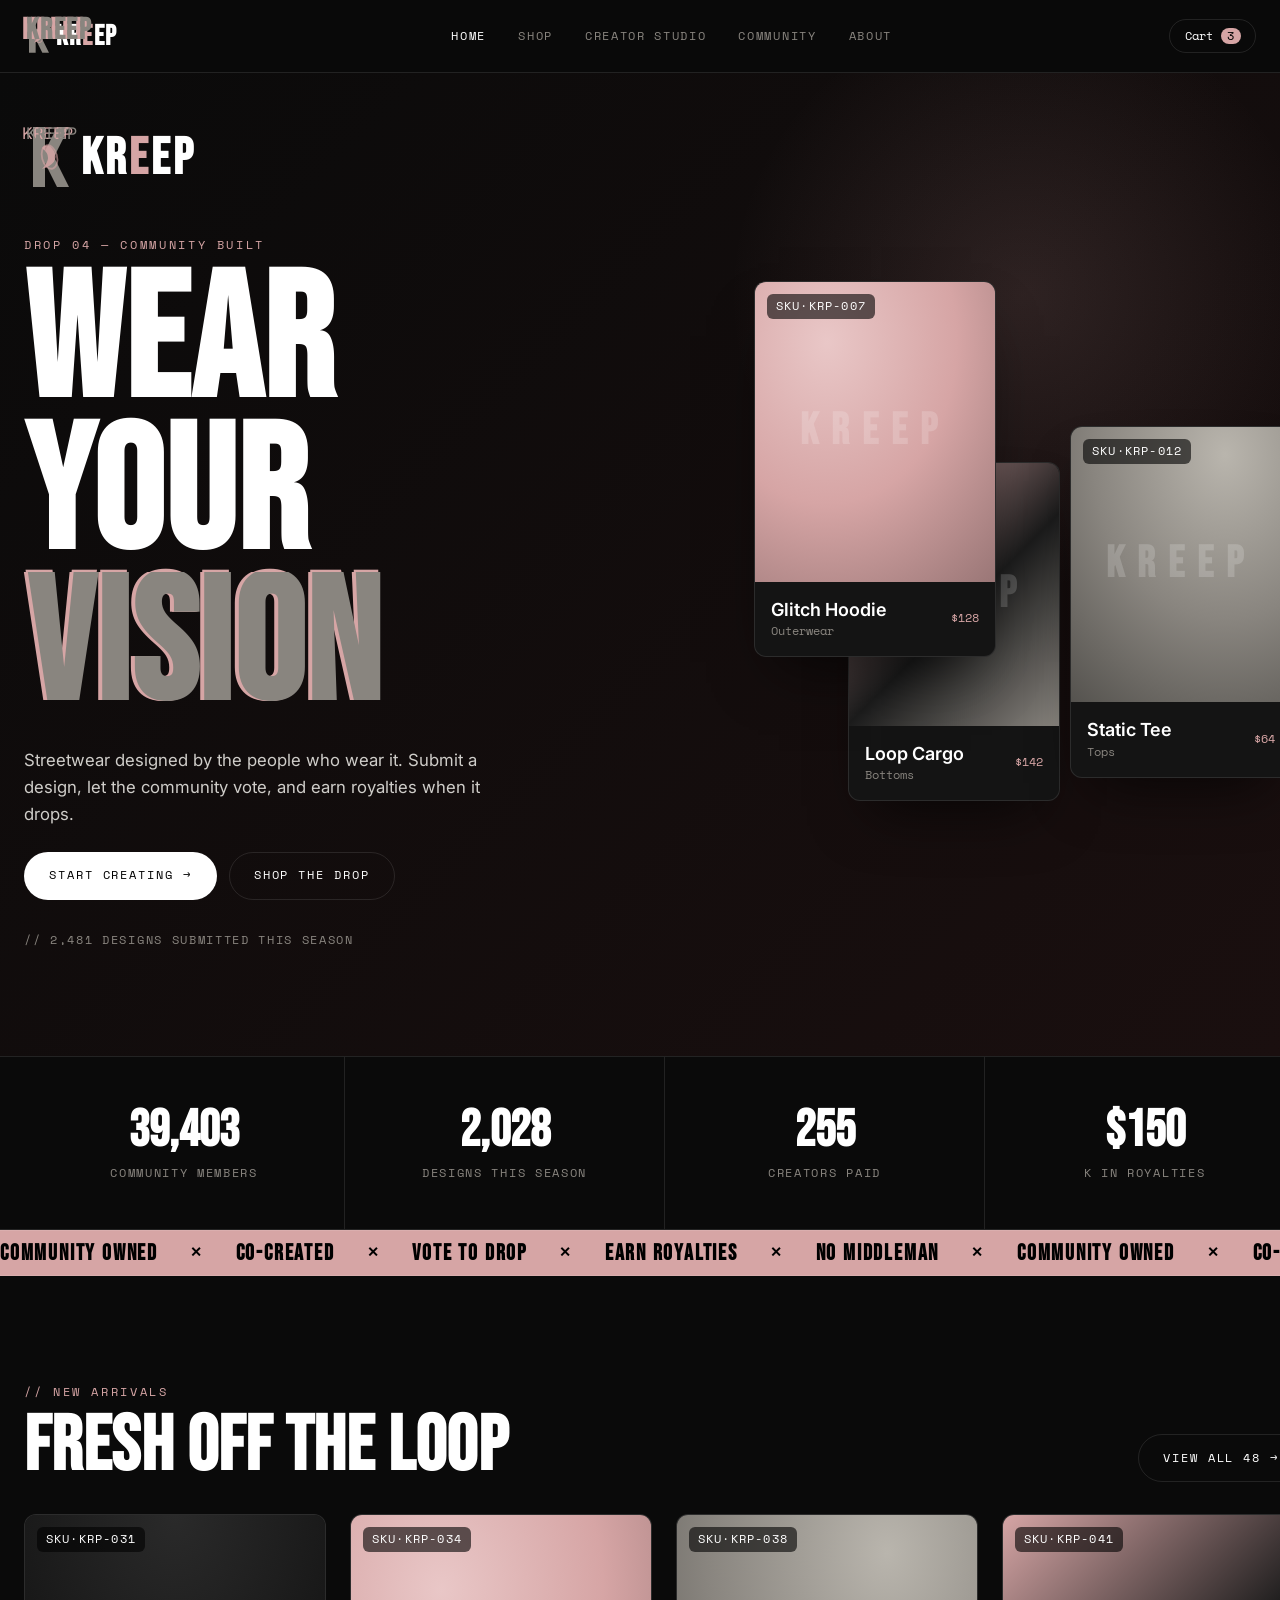
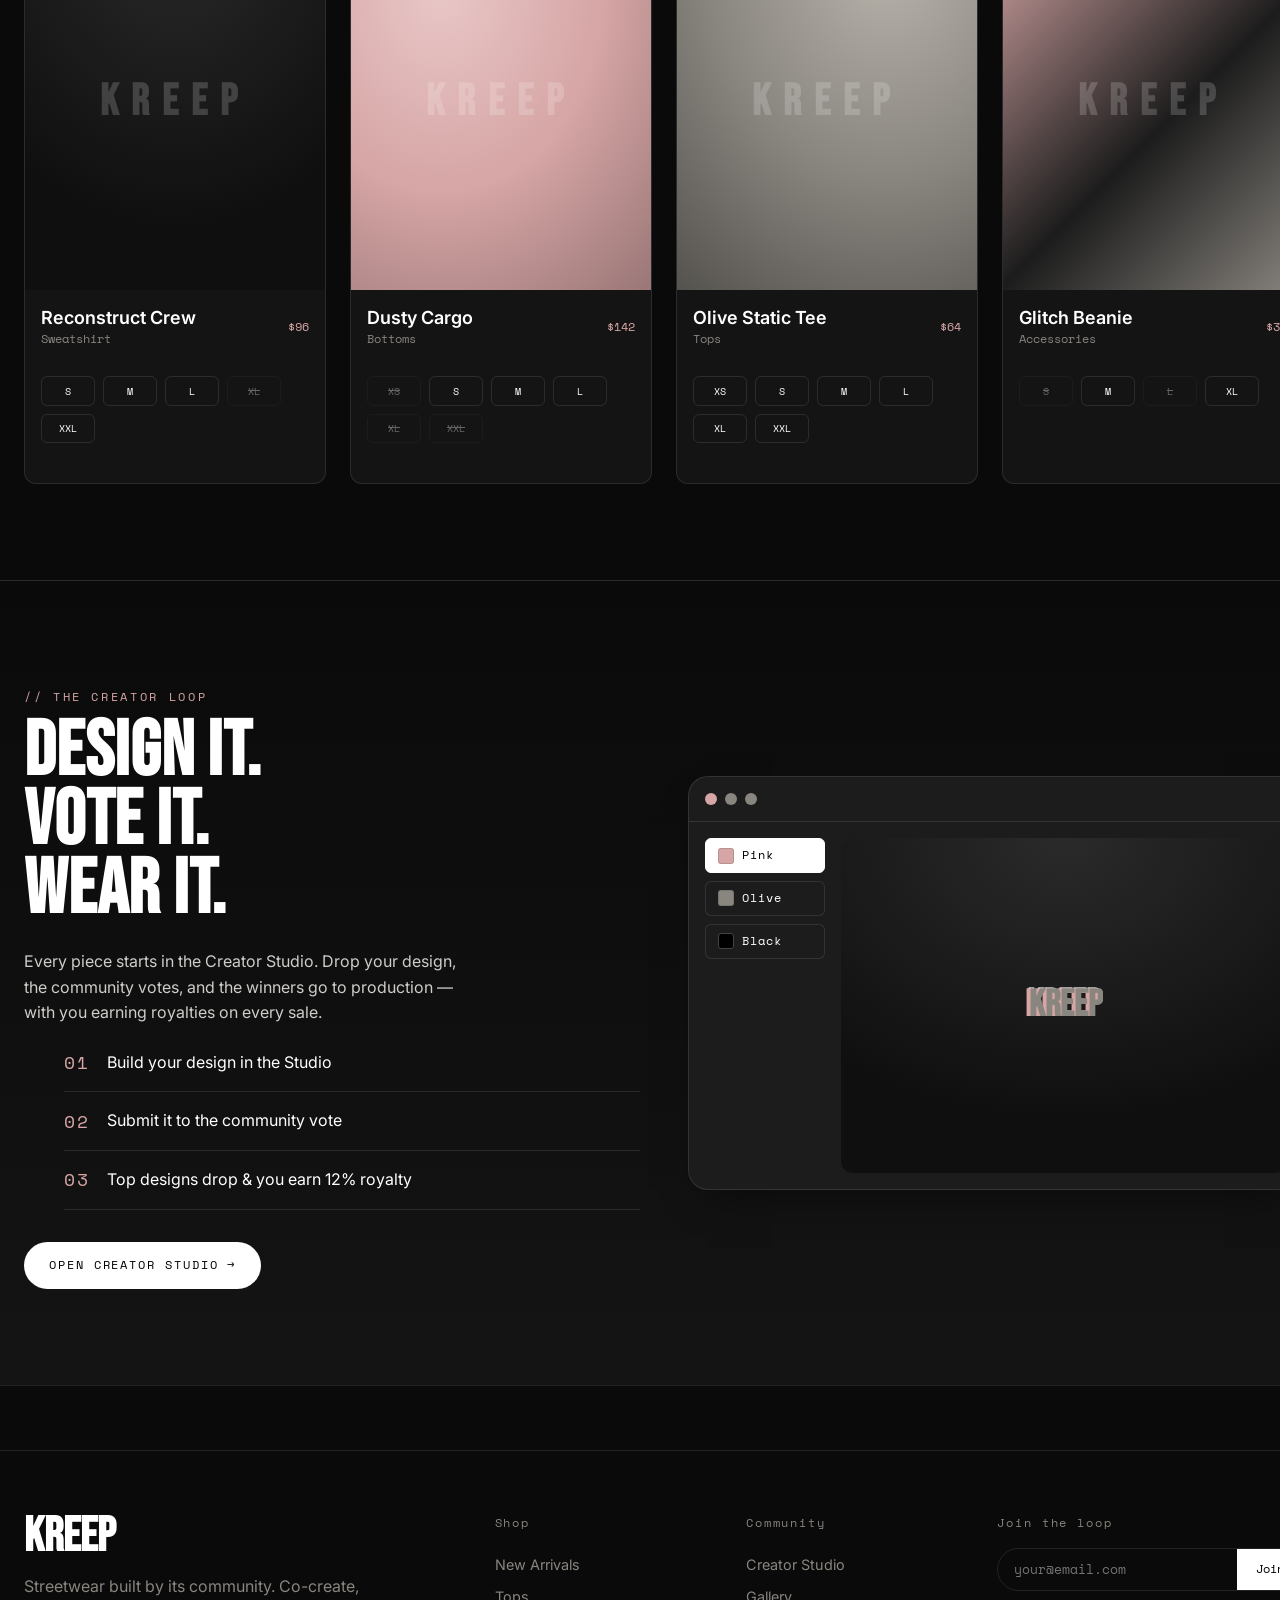
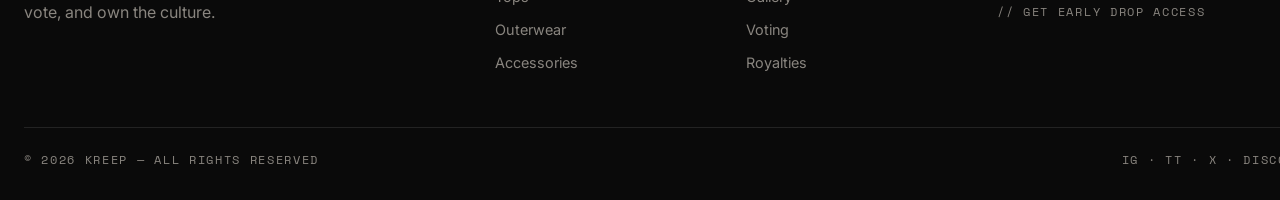
<file: index.html>
<!DOCTYPE html>
<html lang="en">
<head>
  <meta charset="UTF-8" />
  <meta name="viewport" content="width=device-width, initial-scale=1.0" />
  <title>KREEP — Wear Your Vision</title>
  <meta name="description" content="KREEP — streetwear built by its community. Co-create, vote, earn royalties." />
  <link rel="preconnect" href="https://fonts.googleapis.com" />
  <link rel="preconnect" href="https://fonts.gstatic.com" crossorigin />
  <link href="https://fonts.googleapis.com/css2?family=Bebas+Neue&family=Inter:wght@400;500;600;700&family=Space+Mono:wght@400;700&display=swap" rel="stylesheet" />
  <link rel="stylesheet" href="css/tokens.css" />
  <link rel="stylesheet" href="css/styles.css" />
  <link rel="stylesheet" href="css/pages.css" />
</head>
<body>

  <!-- ====================== Navbar (persistent) ====================== -->
  <header class="nav">
    <div class="wrap">
      <a class="nav-logo glitch" data-text="KREEP" href="index.html">
        <svg class="kreep-logo kreep-logo--nav" viewBox="0 0 180 48" xmlns="http://www.w3.org/2000/svg" aria-label="KREEP">
          <g class="logo-icon" transform="translate(2,4)">
            <path d="M4 0 L4 40 L12 40 L12 24 L20 40 L28 40 L18 20 L28 0 L20 0 L12 16 L12 0 Z" fill="#89857f"/>
            <path d="M10 14 Q18 20 10 28 Q22 24 18 16 Q14 10 10 14Z" fill="#D6A5A5" opacity="0.85"/>
            <ellipse cx="15" cy="20" rx="5" ry="8" fill="none" stroke="#D6A5A5" stroke-width="1.2" opacity="0.6" transform="rotate(-15 15 20)"/>
          </g>
          <text x="38" y="35" font-family="Bebas Neue, Arial Narrow, sans-serif" font-size="34" font-weight="700" letter-spacing="2">
            <tspan fill="#ffffff">KR</tspan><tspan fill="#D6A5A5">E</tspan><tspan fill="#ffffff">EP</tspan>
          </text>
        </svg>
      </a>
      <nav class="nav-links">
        <a href="index.html" class="active">Home</a>
        <a href="#arrivals">Shop</a>
        <a href="studio.html">Creator Studio</a>
        <a href="product.html">Community</a>
        <a href="#loop">About</a>
      </nav>
      <div class="nav-right">
        <button class="cart-btn">Cart <span class="count">3</span></button>
        <!-- Cart Dropdown -->
        <div class="cart-dropdown" id="cartDropdown">
          <div class="cart-dropdown__header">
            <span class="mono">Your Cart (3)</span>
          </div>
          <ul class="cart-dropdown__items">
            <li class="cart-dropdown__item">
              <div class="cart-dropdown__item-info">
                <span class="cart-dropdown__item-name">Glitch Hoodie</span>
                <span class="cart-dropdown__item-price">$128</span>
              </div>
              <div class="cart-dropdown__qty">
                <button class="cart-dropdown__qty-btn" data-action="minus">-</button>
                <span class="cart-dropdown__qty-val">1</span>
                <button class="cart-dropdown__qty-btn" data-action="plus">+</button>
              </div>
            </li>
            <li class="cart-dropdown__item">
              <div class="cart-dropdown__item-info">
                <span class="cart-dropdown__item-name">Static Tee</span>
                <span class="cart-dropdown__item-price">$64</span>
              </div>
              <div class="cart-dropdown__qty">
                <button class="cart-dropdown__qty-btn" data-action="minus">-</button>
                <span class="cart-dropdown__qty-val">1</span>
                <button class="cart-dropdown__qty-btn" data-action="plus">+</button>
              </div>
            </li>
            <li class="cart-dropdown__item">
              <div class="cart-dropdown__item-info">
                <span class="cart-dropdown__item-name">Loop Cargo</span>
                <span class="cart-dropdown__item-price">$142</span>
              </div>
              <div class="cart-dropdown__qty">
                <button class="cart-dropdown__qty-btn" data-action="minus">-</button>
                <span class="cart-dropdown__qty-val">1</span>
                <button class="cart-dropdown__qty-btn" data-action="plus">+</button>
              </div>
            </li>
          </ul>
          <div class="cart-dropdown__footer">
            <div class="cart-dropdown__subtotal">
              <span>Subtotal</span>
              <span class="cart-dropdown__total-val">$334</span>
            </div>
            <button class="btn btn-primary btn-block">Checkout</button>
          </div>
        </div>
        <button class="nav-burger" aria-label="Menu"><span></span><span></span><span></span></button>
      </div>
    </div>
  </header>

  <!-- ====================== Hero ====================== -->
  <section class="hero section hero--gradient">
    <div class="wrap hero-grid">
      <div class="hero-copy">
        <div class="hero-logo-wrap glitch" data-text="KREEP">
          <svg class="kreep-logo kreep-logo--hero" viewBox="0 0 180 48" xmlns="http://www.w3.org/2000/svg" aria-label="KREEP">
            <g class="logo-icon" transform="translate(2,4)">
              <path d="M4 0 L4 40 L12 40 L12 24 L20 40 L28 40 L18 20 L28 0 L20 0 L12 16 L12 0 Z" fill="#89857f"/>
              <path d="M10 14 Q18 20 10 28 Q22 24 18 16 Q14 10 10 14Z" fill="#D6A5A5" opacity="0.85"/>
              <ellipse cx="15" cy="20" rx="5" ry="8" fill="none" stroke="#D6A5A5" stroke-width="1.2" opacity="0.6" transform="rotate(-15 15 20)"/>
            </g>
            <text x="38" y="35" font-family="Bebas Neue, Arial Narrow, sans-serif" font-size="34" font-weight="700" letter-spacing="2">
              <tspan fill="#ffffff">KR</tspan><tspan fill="#D6A5A5">E</tspan><tspan fill="#ffffff">EP</tspan>
            </text>
          </svg>
        </div>
        <p class="mono eyebrow">Drop 04 — Community Built</p>
        <h1 class="display-xl">
          WEAR<br />
          YOUR<br />
          <span class="glitch hero-glitch" data-text="VISION">VISION</span>
        </h1>
        <p class="hero-sub">Streetwear designed by the people who wear it. Submit a design, let the community vote, and earn royalties when it drops.</p>
        <div class="hero-cta">
          <a href="studio.html" class="btn btn-primary">Start Creating →</a>
          <a href="#arrivals" class="btn btn-ghost">Shop the Drop</a>
        </div>
        <p class="mono muted hero-note">// 2,481 designs submitted this season</p>
      </div>

      <div class="hero-visual">
        <article class="float-card f1 product-card">
          <div class="media"><div class="ph ph-pink"></div></div>
          <span class="sku">SKU·KRP-007</span>
          <div class="meta"><div><h4>Glitch Hoodie</h4><span class="cat">Outerwear</span></div><span class="price">$128</span></div>
        </article>
        <article class="float-card f2 product-card">
          <div class="media"><div class="ph ph-olive"></div></div>
          <span class="sku">SKU·KRP-012</span>
          <div class="meta"><div><h4>Static Tee</h4><span class="cat">Tops</span></div><span class="price">$64</span></div>
        </article>
        <article class="float-card f3 product-card">
          <div class="media"><div class="ph ph-mix"></div></div>
          <span class="sku">SKU·KRP-021</span>
          <div class="meta"><div><h4>Loop Cargo</h4><span class="cat">Bottoms</span></div><span class="price">$142</span></div>
        </article>
      </div>
    </div>
  </section>

  <!-- ====================== Stats row ====================== -->
  <section class="stats">
    <div class="wrap stats-grid">
      <div class="stat"><span class="num" data-count="48200">0</span><span class="mono muted">Community members</span></div>
      <div class="stat"><span class="num" data-count="2481">0</span><span class="mono muted">Designs this season</span></div>
      <div class="stat"><span class="num" data-count="312">0</span><span class="mono muted">Creators paid</span></div>
      <div class="stat"><span class="num" data-prefix="$" data-count="184">0</span><span class="mono muted">K in royalties</span></div>
    </div>
  </section>

  <!-- ====================== Ticker ====================== -->
  <div class="ticker" aria-hidden="true">
    <div class="track">
      <span>COMMUNITY OWNED</span><span>CO-CREATED</span><span>VOTE TO DROP</span><span>EARN ROYALTIES</span><span>NO MIDDLEMAN</span>
      <span>COMMUNITY OWNED</span><span>CO-CREATED</span><span>VOTE TO DROP</span><span>EARN ROYALTIES</span><span>NO MIDDLEMAN</span>
    </div>
  </div>

  <!-- ====================== New Arrivals ====================== -->
  <section class="section" id="arrivals">
    <div class="wrap">
      <div class="section-head">
        <div>
          <p class="mono eyebrow">// New Arrivals</p>
          <h2 class="display-l">Fresh Off The Loop</h2>
        </div>
        <a href="#" class="btn btn-ghost">View all 48 →</a>
      </div>

      <div class="grid-products">
        <article class="product-card">
          <div class="media">
            <div class="ph ph-dark"></div>
            <div class="overlay"><a href="product.html" class="btn btn-pink">Quick Add +</a></div>
          </div>
          <span class="sku">SKU·KRP-031</span>
          <div class="meta"><div><h4>Reconstruct Crew</h4><span class="cat">Sweatshirt</span></div><span class="price">$96</span></div>
          <div class="size-row size-row--card">
            <span class="size">S</span>
            <span class="size">M</span>
            <span class="size">L</span>
            <span class="size soldout">XL</span>
            <span class="size">XXL</span>
          </div>
        </article>
        <article class="product-card">
          <div class="media">
            <div class="ph ph-pink"></div>
            <div class="overlay"><a href="product.html" class="btn btn-pink">Quick Add +</a></div>
          </div>
          <span class="sku">SKU·KRP-034</span>
          <div class="meta"><div><h4>Dusty Cargo</h4><span class="cat">Bottoms</span></div><span class="price">$142</span></div>
          <div class="size-row size-row--card">
            <span class="size soldout">XS</span>
            <span class="size">S</span>
            <span class="size">M</span>
            <span class="size">L</span>
            <span class="size soldout">XL</span>
            <span class="size soldout">XXL</span>
          </div>
        </article>
        <article class="product-card">
          <div class="media">
            <div class="ph ph-olive"></div>
            <div class="overlay"><a href="product.html" class="btn btn-pink">Quick Add +</a></div>
          </div>
          <span class="sku">SKU·KRP-038</span>
          <div class="meta"><div><h4>Olive Static Tee</h4><span class="cat">Tops</span></div><span class="price">$64</span></div>
          <div class="size-row size-row--card">
            <span class="size">XS</span>
            <span class="size">S</span>
            <span class="size">M</span>
            <span class="size">L</span>
            <span class="size">XL</span>
            <span class="size">XXL</span>
          </div>
        </article>
        <article class="product-card">
          <div class="media">
            <div class="ph ph-mix"></div>
            <div class="overlay"><a href="product.html" class="btn btn-pink">Quick Add +</a></div>
          </div>
          <span class="sku">SKU·KRP-041</span>
          <div class="meta"><div><h4>Glitch Beanie</h4><span class="cat">Accessories</span></div><span class="price">$38</span></div>
          <div class="size-row size-row--card">
            <span class="size soldout">S</span>
            <span class="size">M</span>
            <span class="size soldout">L</span>
            <span class="size">XL</span>
          </div>
        </article>
      </div>
    </div>
  </section>

  <!-- ====================== Creator Loop ====================== -->
  <section class="section loop" id="loop">
    <div class="wrap loop-grid">
      <div class="loop-copy">
        <p class="mono eyebrow">// The Creator Loop</p>
        <h2 class="display-l">Design It.<br />Vote It.<br />Wear It.</h2>
        <p class="loop-sub">Every piece starts in the Creator Studio. Drop your design, the community votes, and the winners go to production — with you earning royalties on every sale.</p>
        <ol class="loop-steps">
          <li><span class="mono">01</span> Build your design in the Studio</li>
          <li><span class="mono">02</span> Submit it to the community vote</li>
          <li><span class="mono">03</span> Top designs drop &amp; you earn 12% royalty</li>
        </ol>
        <a href="studio.html" class="btn btn-primary">Open Creator Studio →</a>
      </div>
      <div class="loop-preview">
        <div class="studio-mini">
          <div class="mini-bar"><span></span><span></span><span></span></div>
          <div class="mini-body">
            <div class="mini-left">
              <div class="design-chip active"><span class="swatch" style="background:var(--c-dusty-pink)"></span>Pink</div>
              <div class="design-chip"><span class="swatch" style="background:var(--c-olive-gray)"></span>Olive</div>
              <div class="design-chip"><span class="swatch" style="background:#000;border-color:#444"></span>Black</div>
            </div>
            <div class="mini-stage"><div class="ph ph-dark"></div><span class="stage-text glitch" data-text="KREEP">KREEP</span></div>
          </div>
        </div>
      </div>
    </div>
  </section>

  <!-- ====================== Footer ====================== -->
  <footer class="footer">
    <div class="wrap">
      <div class="grid">
        <div>
          <div class="logo">KREEP</div>
          <p class="muted" style="max-width:34ch">Streetwear built by its community. Co-create, vote, and own the culture.</p>
        </div>
        <div>
          <h5>Shop</h5>
          <div class="links"><a href="#">New Arrivals</a><a href="#">Tops</a><a href="#">Outerwear</a><a href="#">Accessories</a></div>
        </div>
        <div>
          <h5>Community</h5>
          <div class="links"><a href="studio.html">Creator Studio</a><a href="product.html">Gallery</a><a href="#">Voting</a><a href="#">Royalties</a></div>
        </div>
        <div>
          <h5>Join the loop</h5>
          <form class="news" onsubmit="return false">
            <input type="email" placeholder="your@email.com" aria-label="Email" />
            <button type="submit">Join</button>
          </form>
          <p class="mono muted" style="margin-top:.8rem">// Get early drop access</p>
        </div>
      </div>
      <div class="bottom mono">
        <span>© 2026 KREEP — ALL RIGHTS RESERVED</span>
        <span>IG · TT · X · DISCORD</span>
      </div>
    </div>
  </footer>

  <script src="js/main.js"></script>
</body>
</html>
</file>
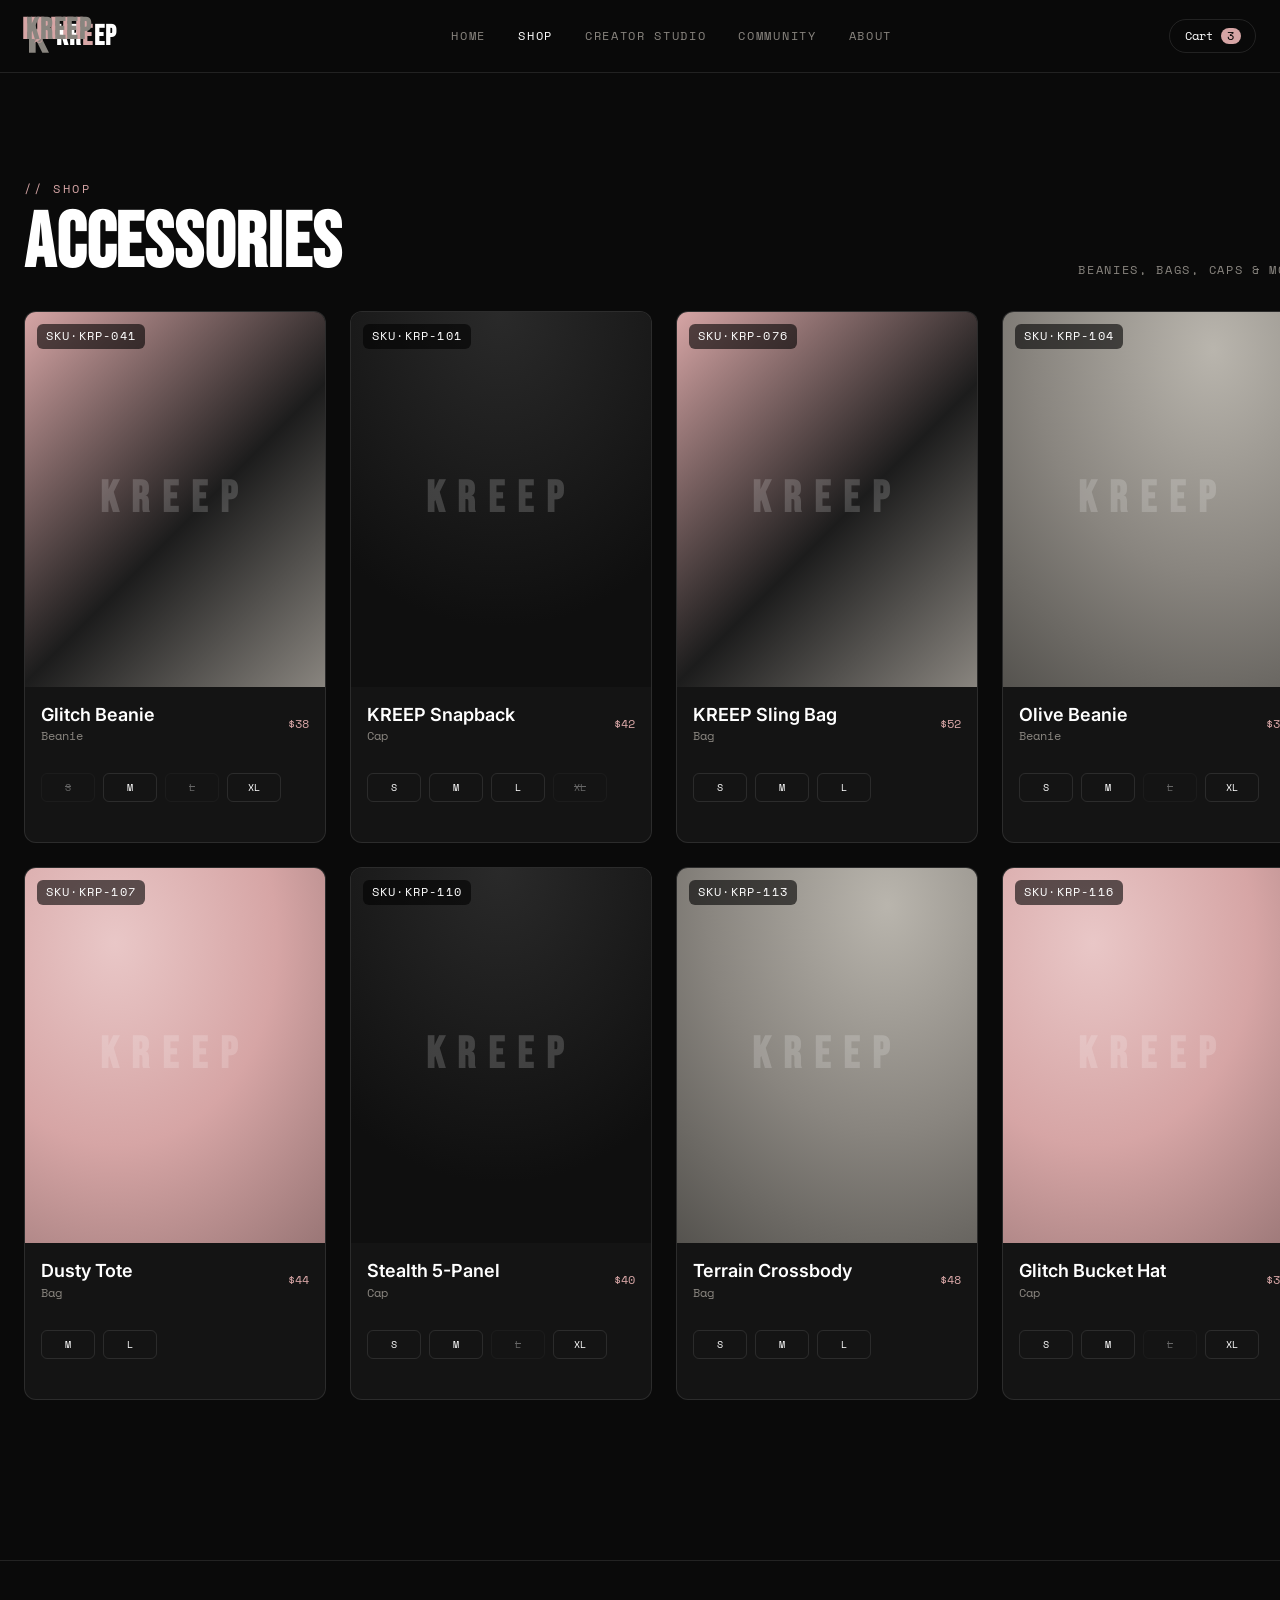
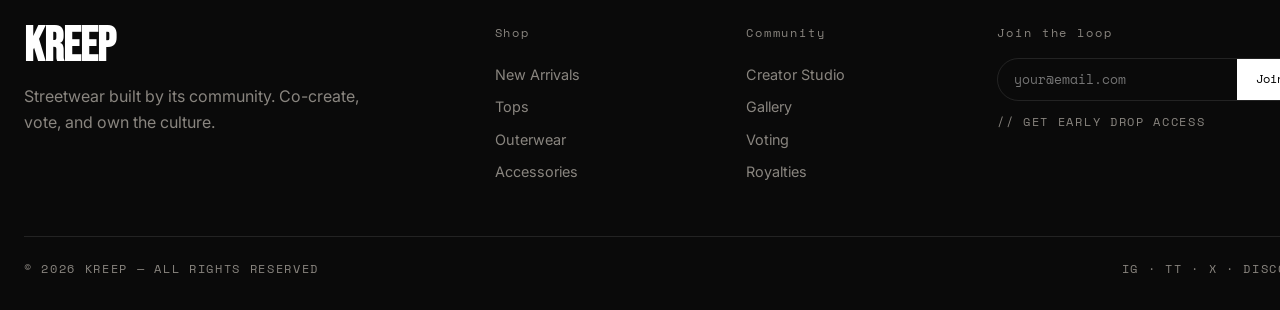
<file: accessories.html>
<!DOCTYPE html>
<html lang="en">
<head>
  <meta charset="UTF-8" />
  <meta name="viewport" content="width=device-width, initial-scale=1.0" />
  <title>KREEP — Accessories</title>
  <meta name="description" content="KREEP — Shop beanies, bags, caps, and more." />
  <link rel="preconnect" href="https://fonts.googleapis.com" />
  <link rel="preconnect" href="https://fonts.gstatic.com" crossorigin />
  <link href="https://fonts.googleapis.com/css2?family=Bebas+Neue&family=Inter:wght@400;500;600;700&family=Space+Mono:wght@400;700&display=swap" rel="stylesheet" />
  <link rel="stylesheet" href="css/tokens.css" />
  <link rel="stylesheet" href="css/styles.css" />
  <link rel="stylesheet" href="css/pages.css" />
</head>
<body>

  <!-- Navbar -->
  <header class="nav">
    <div class="wrap">
      <a class="nav-logo glitch" data-text="KREEP" href="index.html">
        <svg class="kreep-logo kreep-logo--nav" viewBox="0 0 180 48" xmlns="http://www.w3.org/2000/svg" aria-label="KREEP">
          <g class="logo-icon" transform="translate(2,4)">
            <path d="M4 0 L4 40 L12 40 L12 24 L20 40 L28 40 L18 20 L28 0 L20 0 L12 16 L12 0 Z" fill="#89857f"/>
            <path d="M10 14 Q18 20 10 28 Q22 24 18 16 Q14 10 10 14Z" fill="#D6A5A5" opacity="0.85"/>
            <ellipse cx="15" cy="20" rx="5" ry="8" fill="none" stroke="#D6A5A5" stroke-width="1.2" opacity="0.6" transform="rotate(-15 15 20)"/>
          </g>
          <text x="38" y="35" font-family="Bebas Neue, Arial Narrow, sans-serif" font-size="34" font-weight="700" letter-spacing="2">
            <tspan fill="#ffffff">KR</tspan><tspan fill="#D6A5A5">E</tspan><tspan fill="#ffffff">EP</tspan>
          </text>
        </svg>
      </a>
      <nav class="nav-links">
        <a href="index.html">Home</a>
        <a href="arrivals.html" class="active">Shop</a>
        <a href="studio.html">Creator Studio</a>
        <a href="product.html">Community</a>
        <a href="index.html#loop">About</a>
      </nav>
      <div class="nav-right">
        <button class="cart-btn">Cart <span class="count">3</span></button>
        <div class="cart-dropdown" id="cartDropdown">
          <div class="cart-dropdown__header">
            <span class="mono">Your Cart (3)</span>
          </div>
          <ul class="cart-dropdown__items">
            <li class="cart-dropdown__item">
              <div class="cart-dropdown__item-info">
                <span class="cart-dropdown__item-name">Glitch Hoodie</span>
                <span class="cart-dropdown__item-price">$128</span>
              </div>
              <div class="cart-dropdown__qty">
                <button class="cart-dropdown__qty-btn" data-action="minus">-</button>
                <span class="cart-dropdown__qty-val">1</span>
                <button class="cart-dropdown__qty-btn" data-action="plus">+</button>
              </div>
            </li>
            <li class="cart-dropdown__item">
              <div class="cart-dropdown__item-info">
                <span class="cart-dropdown__item-name">Static Tee</span>
                <span class="cart-dropdown__item-price">$64</span>
              </div>
              <div class="cart-dropdown__qty">
                <button class="cart-dropdown__qty-btn" data-action="minus">-</button>
                <span class="cart-dropdown__qty-val">1</span>
                <button class="cart-dropdown__qty-btn" data-action="plus">+</button>
              </div>
            </li>
            <li class="cart-dropdown__item">
              <div class="cart-dropdown__item-info">
                <span class="cart-dropdown__item-name">Loop Cargo</span>
                <span class="cart-dropdown__item-price">$142</span>
              </div>
              <div class="cart-dropdown__qty">
                <button class="cart-dropdown__qty-btn" data-action="minus">-</button>
                <span class="cart-dropdown__qty-val">1</span>
                <button class="cart-dropdown__qty-btn" data-action="plus">+</button>
              </div>
            </li>
          </ul>
          <div class="cart-dropdown__footer">
            <div class="cart-dropdown__subtotal">
              <span>Subtotal</span>
              <span class="cart-dropdown__total-val">$334</span>
            </div>
            <button class="btn btn-primary btn-block">Checkout</button>
          </div>
        </div>
        <button class="nav-burger" aria-label="Menu"><span></span><span></span><span></span></button>
      </div>
    </div>
  </header>

  <!-- Accessories -->
  <section class="section" id="accessories">
    <div class="wrap">
      <div class="section-head">
        <div>
          <p class="mono eyebrow">// Shop</p>
          <h2 class="display-l">Accessories</h2>
        </div>
        <span class="mono muted">Beanies, Bags, Caps &amp; More</span>
      </div>

      <div class="grid-products">

        <!-- 1 -->
        <article class="product-card">
          <div class="media">
            <div class="ph ph-mix"></div>
            <div class="overlay"><a href="product.html" class="btn btn-pink">Quick Add +</a></div>
          </div>
          <span class="sku">SKU·KRP-041</span>
          <div class="meta"><div><h4>Glitch Beanie</h4><span class="cat">Beanie</span></div><span class="price">$38</span></div>
          <div class="size-row size-row--card">
            <span class="size soldout">S</span>
            <span class="size">M</span>
            <span class="size soldout">L</span>
            <span class="size">XL</span>
          </div>
        </article>

        <!-- 2 -->
        <article class="product-card">
          <div class="media">
            <div class="ph ph-dark"></div>
            <div class="overlay"><a href="product.html" class="btn btn-pink">Quick Add +</a></div>
          </div>
          <span class="sku">SKU·KRP-101</span>
          <div class="meta"><div><h4>KREEP Snapback</h4><span class="cat">Cap</span></div><span class="price">$42</span></div>
          <div class="size-row size-row--card">
            <span class="size">S</span>
            <span class="size">M</span>
            <span class="size">L</span>
            <span class="size soldout">XL</span>
          </div>
        </article>

        <!-- 3 -->
        <article class="product-card">
          <div class="media">
            <div class="ph ph-mix"></div>
            <div class="overlay"><a href="product.html" class="btn btn-pink">Quick Add +</a></div>
          </div>
          <span class="sku">SKU·KRP-076</span>
          <div class="meta"><div><h4>KREEP Sling Bag</h4><span class="cat">Bag</span></div><span class="price">$52</span></div>
          <div class="size-row size-row--card">
            <span class="size">S</span>
            <span class="size">M</span>
            <span class="size">L</span>
          </div>
        </article>

        <!-- 4 -->
        <article class="product-card">
          <div class="media">
            <div class="ph ph-olive"></div>
            <div class="overlay"><a href="product.html" class="btn btn-pink">Quick Add +</a></div>
          </div>
          <span class="sku">SKU·KRP-104</span>
          <div class="meta"><div><h4>Olive Beanie</h4><span class="cat">Beanie</span></div><span class="price">$36</span></div>
          <div class="size-row size-row--card">
            <span class="size">S</span>
            <span class="size">M</span>
            <span class="size soldout">L</span>
            <span class="size">XL</span>
          </div>
        </article>

        <!-- 5 -->
        <article class="product-card">
          <div class="media">
            <div class="ph ph-pink"></div>
            <div class="overlay"><a href="product.html" class="btn btn-pink">Quick Add +</a></div>
          </div>
          <span class="sku">SKU·KRP-107</span>
          <div class="meta"><div><h4>Dusty Tote</h4><span class="cat">Bag</span></div><span class="price">$44</span></div>
          <div class="size-row size-row--card">
            <span class="size">M</span>
            <span class="size">L</span>
          </div>
        </article>

        <!-- 6 -->
        <article class="product-card">
          <div class="media">
            <div class="ph ph-dark"></div>
            <div class="overlay"><a href="product.html" class="btn btn-pink">Quick Add +</a></div>
          </div>
          <span class="sku">SKU·KRP-110</span>
          <div class="meta"><div><h4>Stealth 5-Panel</h4><span class="cat">Cap</span></div><span class="price">$40</span></div>
          <div class="size-row size-row--card">
            <span class="size">S</span>
            <span class="size">M</span>
            <span class="size soldout">L</span>
            <span class="size">XL</span>
          </div>
        </article>

        <!-- 7 -->
        <article class="product-card">
          <div class="media">
            <div class="ph ph-olive"></div>
            <div class="overlay"><a href="product.html" class="btn btn-pink">Quick Add +</a></div>
          </div>
          <span class="sku">SKU·KRP-113</span>
          <div class="meta"><div><h4>Terrain Crossbody</h4><span class="cat">Bag</span></div><span class="price">$48</span></div>
          <div class="size-row size-row--card">
            <span class="size">S</span>
            <span class="size">M</span>
            <span class="size">L</span>
          </div>
        </article>

        <!-- 8 -->
        <article class="product-card">
          <div class="media">
            <div class="ph ph-pink"></div>
            <div class="overlay"><a href="product.html" class="btn btn-pink">Quick Add +</a></div>
          </div>
          <span class="sku">SKU·KRP-116</span>
          <div class="meta"><div><h4>Glitch Bucket Hat</h4><span class="cat">Cap</span></div><span class="price">$34</span></div>
          <div class="size-row size-row--card">
            <span class="size">S</span>
            <span class="size">M</span>
            <span class="size soldout">L</span>
            <span class="size">XL</span>
          </div>
        </article>

      </div>
    </div>
  </section>

  <!-- Footer -->
  <footer class="footer">
    <div class="wrap">
      <div class="grid">
        <div>
          <div class="logo">KREEP</div>
          <p class="muted" style="max-width:34ch">Streetwear built by its community. Co-create, vote, and own the culture.</p>
        </div>
        <div>
          <h5>Shop</h5>
          <div class="links"><a href="arrivals.html">New Arrivals</a><a href="tops.html">Tops</a><a href="outerwear.html">Outerwear</a><a href="accessories.html">Accessories</a></div>
        </div>
        <div>
          <h5>Community</h5>
          <div class="links"><a href="studio.html">Creator Studio</a><a href="product.html">Gallery</a><a href="voting.html">Voting</a><a href="royalties.html">Royalties</a></div>
        </div>
        <div>
          <h5>Join the loop</h5>
          <form class="news" onsubmit="return false">
            <input type="email" placeholder="your@email.com" aria-label="Email" />
            <button type="submit">Join</button>
          </form>
          <p class="mono muted" style="margin-top:.8rem">// Get early drop access</p>
        </div>
      </div>
      <div class="bottom mono">
        <span>&copy; 2026 KREEP — ALL RIGHTS RESERVED</span>
        <span>IG &middot; TT &middot; X &middot; DISCORD</span>
      </div>
    </div>
  </footer>

  <script src="js/main.js"></script>
</body>
</html>
</file>
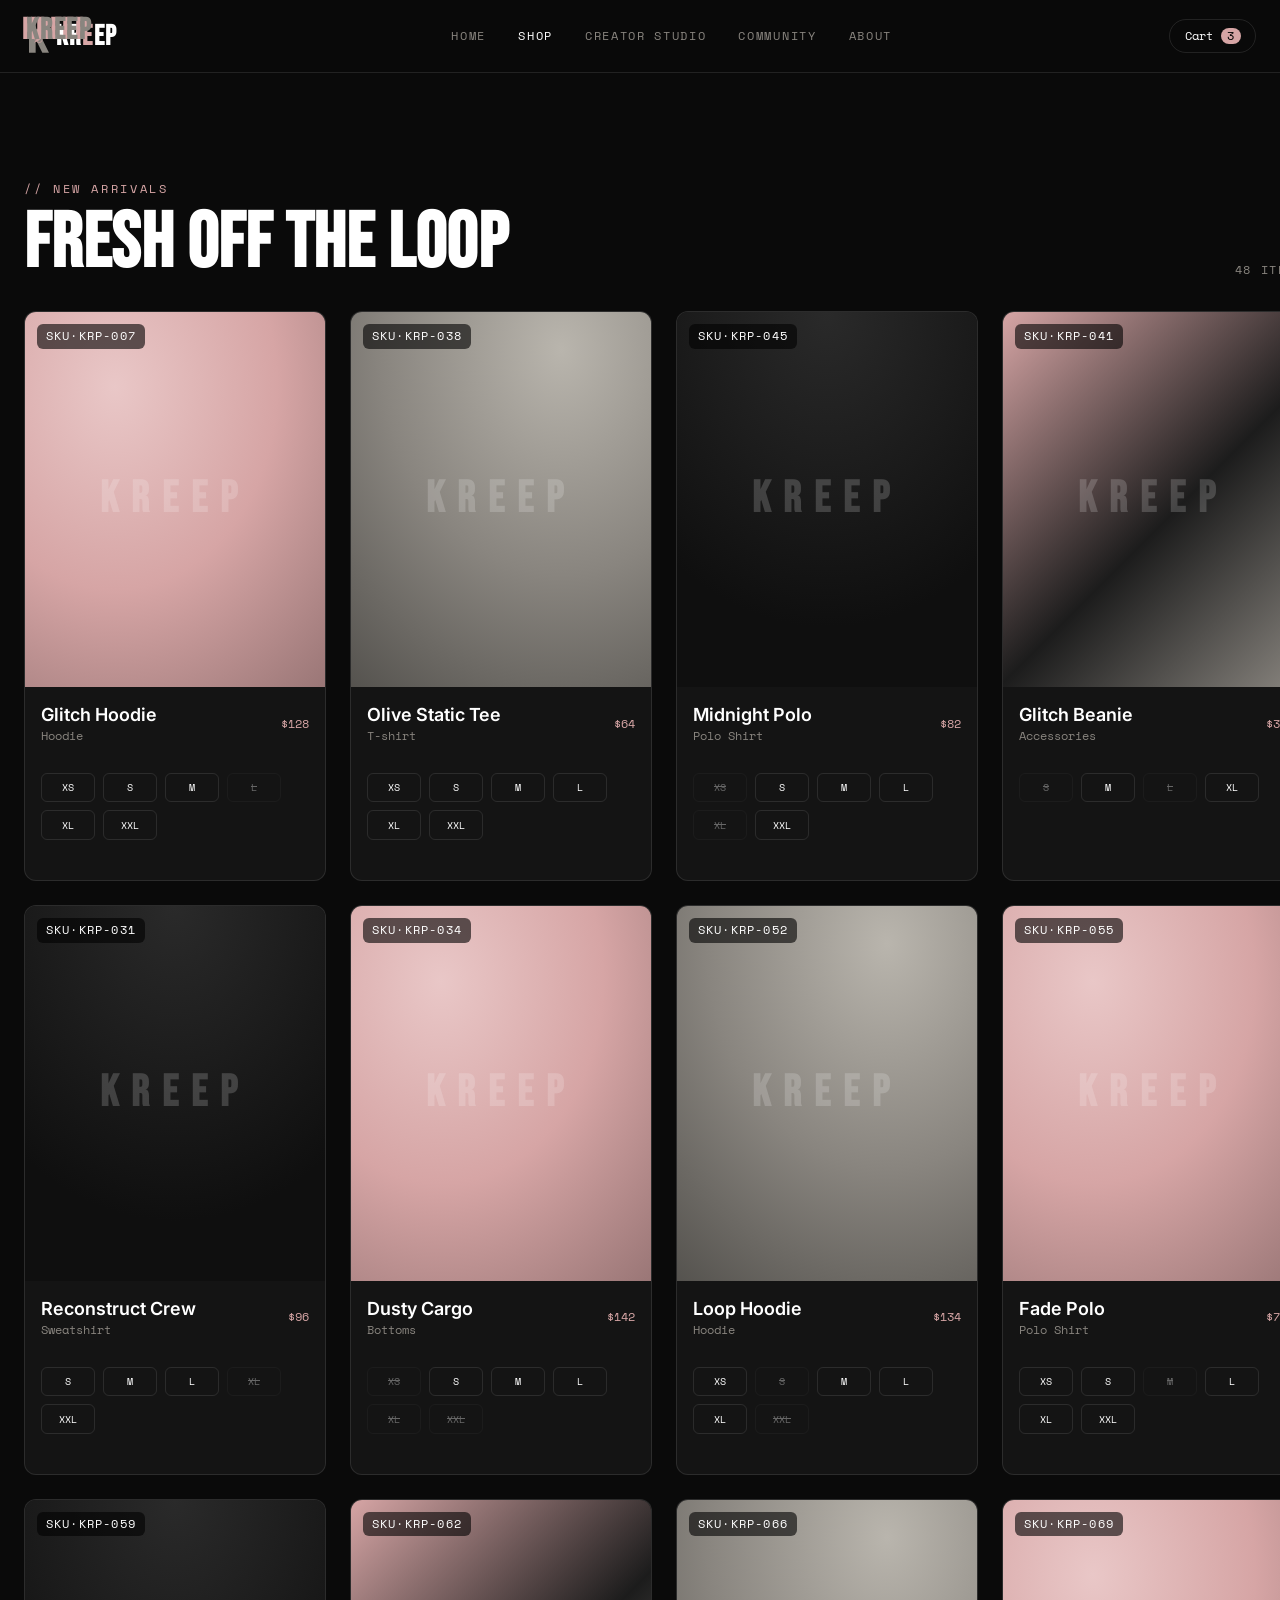
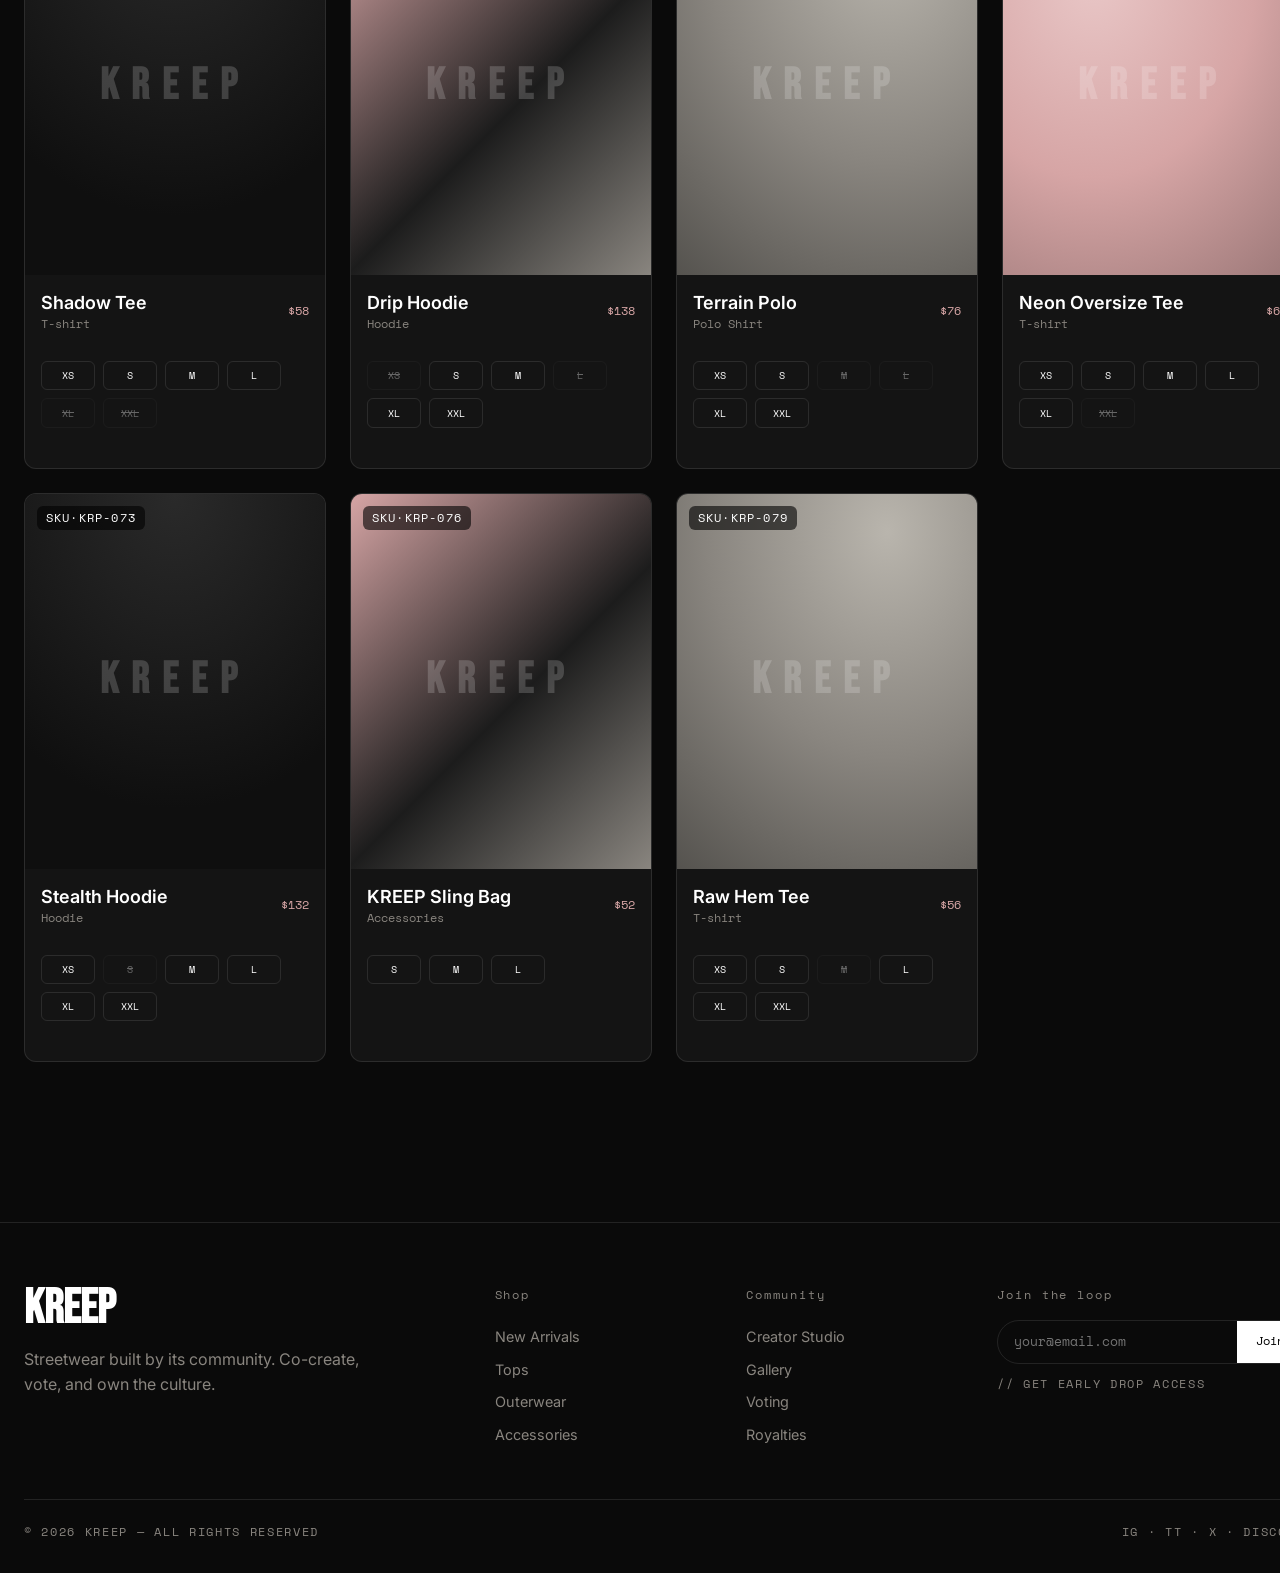
<file: arrivals.html>
<!DOCTYPE html>
<html lang="en">
<head>
  <meta charset="UTF-8" />
  <meta name="viewport" content="width=device-width, initial-scale=1.0" />
  <title>KREEP — New Arrivals</title>
  <meta name="description" content="KREEP — Browse all 48 new arrivals from Drop 04." />
  <link rel="preconnect" href="https://fonts.googleapis.com" />
  <link rel="preconnect" href="https://fonts.gstatic.com" crossorigin />
  <link href="https://fonts.googleapis.com/css2?family=Bebas+Neue&family=Inter:wght@400;500;600;700&family=Space+Mono:wght@400;700&display=swap" rel="stylesheet" />
  <link rel="stylesheet" href="css/tokens.css" />
  <link rel="stylesheet" href="css/styles.css" />
  <link rel="stylesheet" href="css/pages.css" />
</head>
<body>

  <!-- Navbar -->
  <header class="nav">
    <div class="wrap">
      <a class="nav-logo glitch" data-text="KREEP" href="index.html">
        <svg class="kreep-logo kreep-logo--nav" viewBox="0 0 180 48" xmlns="http://www.w3.org/2000/svg" aria-label="KREEP">
          <g class="logo-icon" transform="translate(2,4)">
            <path d="M4 0 L4 40 L12 40 L12 24 L20 40 L28 40 L18 20 L28 0 L20 0 L12 16 L12 0 Z" fill="#89857f"/>
            <path d="M10 14 Q18 20 10 28 Q22 24 18 16 Q14 10 10 14Z" fill="#D6A5A5" opacity="0.85"/>
            <ellipse cx="15" cy="20" rx="5" ry="8" fill="none" stroke="#D6A5A5" stroke-width="1.2" opacity="0.6" transform="rotate(-15 15 20)"/>
          </g>
          <text x="38" y="35" font-family="Bebas Neue, Arial Narrow, sans-serif" font-size="34" font-weight="700" letter-spacing="2">
            <tspan fill="#ffffff">KR</tspan><tspan fill="#D6A5A5">E</tspan><tspan fill="#ffffff">EP</tspan>
          </text>
        </svg>
      </a>
      <nav class="nav-links">
        <a href="index.html">Home</a>
        <a href="arrivals.html" class="active">Shop</a>
        <a href="studio.html">Creator Studio</a>
        <a href="product.html">Community</a>
        <a href="index.html#loop">About</a>
      </nav>
      <div class="nav-right">
        <button class="cart-btn">Cart <span class="count">3</span></button>
        <div class="cart-dropdown" id="cartDropdown">
          <div class="cart-dropdown__header">
            <span class="mono">Your Cart (3)</span>
          </div>
          <ul class="cart-dropdown__items">
            <li class="cart-dropdown__item">
              <div class="cart-dropdown__item-info">
                <span class="cart-dropdown__item-name">Glitch Hoodie</span>
                <span class="cart-dropdown__item-price">$128</span>
              </div>
              <div class="cart-dropdown__qty">
                <button class="cart-dropdown__qty-btn" data-action="minus">-</button>
                <span class="cart-dropdown__qty-val">1</span>
                <button class="cart-dropdown__qty-btn" data-action="plus">+</button>
              </div>
            </li>
            <li class="cart-dropdown__item">
              <div class="cart-dropdown__item-info">
                <span class="cart-dropdown__item-name">Static Tee</span>
                <span class="cart-dropdown__item-price">$64</span>
              </div>
              <div class="cart-dropdown__qty">
                <button class="cart-dropdown__qty-btn" data-action="minus">-</button>
                <span class="cart-dropdown__qty-val">1</span>
                <button class="cart-dropdown__qty-btn" data-action="plus">+</button>
              </div>
            </li>
            <li class="cart-dropdown__item">
              <div class="cart-dropdown__item-info">
                <span class="cart-dropdown__item-name">Loop Cargo</span>
                <span class="cart-dropdown__item-price">$142</span>
              </div>
              <div class="cart-dropdown__qty">
                <button class="cart-dropdown__qty-btn" data-action="minus">-</button>
                <span class="cart-dropdown__qty-val">1</span>
                <button class="cart-dropdown__qty-btn" data-action="plus">+</button>
              </div>
            </li>
          </ul>
          <div class="cart-dropdown__footer">
            <div class="cart-dropdown__subtotal">
              <span>Subtotal</span>
              <span class="cart-dropdown__total-val">$334</span>
            </div>
            <button class="btn btn-primary btn-block">Checkout</button>
          </div>
        </div>
        <button class="nav-burger" aria-label="Menu"><span></span><span></span><span></span></button>
      </div>
    </div>
  </header>

  <!-- New Arrivals -->
  <section class="section" id="arrivals">
    <div class="wrap">
      <div class="section-head">
        <div>
          <p class="mono eyebrow">// New Arrivals</p>
          <h2 class="display-l">Fresh Off The Loop</h2>
        </div>
        <span class="mono muted">48 items</span>
      </div>

      <div class="grid-products">

        <!-- 1 -->
        <article class="product-card">
          <div class="media">
            <div class="ph ph-pink"></div>
            <div class="overlay"><a href="product.html" class="btn btn-pink">Quick Add +</a></div>
          </div>
          <span class="sku">SKU·KRP-007</span>
          <div class="meta"><div><h4>Glitch Hoodie</h4><span class="cat">Hoodie</span></div><span class="price">$128</span></div>
          <div class="size-row size-row--card">
            <span class="size">XS</span>
            <span class="size">S</span>
            <span class="size">M</span>
            <span class="size soldout">L</span>
            <span class="size">XL</span>
            <span class="size">XXL</span>
          </div>
        </article>

        <!-- 2 -->
        <article class="product-card">
          <div class="media">
            <div class="ph ph-olive"></div>
            <div class="overlay"><a href="product.html" class="btn btn-pink">Quick Add +</a></div>
          </div>
          <span class="sku">SKU·KRP-038</span>
          <div class="meta"><div><h4>Olive Static Tee</h4><span class="cat">T-shirt</span></div><span class="price">$64</span></div>
          <div class="size-row size-row--card">
            <span class="size">XS</span>
            <span class="size">S</span>
            <span class="size">M</span>
            <span class="size">L</span>
            <span class="size">XL</span>
            <span class="size">XXL</span>
          </div>
        </article>

        <!-- 3 -->
        <article class="product-card">
          <div class="media">
            <div class="ph ph-dark"></div>
            <div class="overlay"><a href="product.html" class="btn btn-pink">Quick Add +</a></div>
          </div>
          <span class="sku">SKU·KRP-045</span>
          <div class="meta"><div><h4>Midnight Polo</h4><span class="cat">Polo Shirt</span></div><span class="price">$82</span></div>
          <div class="size-row size-row--card">
            <span class="size soldout">XS</span>
            <span class="size">S</span>
            <span class="size">M</span>
            <span class="size">L</span>
            <span class="size soldout">XL</span>
            <span class="size">XXL</span>
          </div>
        </article>

        <!-- 4 -->
        <article class="product-card">
          <div class="media">
            <div class="ph ph-mix"></div>
            <div class="overlay"><a href="product.html" class="btn btn-pink">Quick Add +</a></div>
          </div>
          <span class="sku">SKU·KRP-041</span>
          <div class="meta"><div><h4>Glitch Beanie</h4><span class="cat">Accessories</span></div><span class="price">$38</span></div>
          <div class="size-row size-row--card">
            <span class="size soldout">S</span>
            <span class="size">M</span>
            <span class="size soldout">L</span>
            <span class="size">XL</span>
          </div>
        </article>

        <!-- 5 -->
        <article class="product-card">
          <div class="media">
            <div class="ph ph-dark"></div>
            <div class="overlay"><a href="product.html" class="btn btn-pink">Quick Add +</a></div>
          </div>
          <span class="sku">SKU·KRP-031</span>
          <div class="meta"><div><h4>Reconstruct Crew</h4><span class="cat">Sweatshirt</span></div><span class="price">$96</span></div>
          <div class="size-row size-row--card">
            <span class="size">S</span>
            <span class="size">M</span>
            <span class="size">L</span>
            <span class="size soldout">XL</span>
            <span class="size">XXL</span>
          </div>
        </article>

        <!-- 6 -->
        <article class="product-card">
          <div class="media">
            <div class="ph ph-pink"></div>
            <div class="overlay"><a href="product.html" class="btn btn-pink">Quick Add +</a></div>
          </div>
          <span class="sku">SKU·KRP-034</span>
          <div class="meta"><div><h4>Dusty Cargo</h4><span class="cat">Bottoms</span></div><span class="price">$142</span></div>
          <div class="size-row size-row--card">
            <span class="size soldout">XS</span>
            <span class="size">S</span>
            <span class="size">M</span>
            <span class="size">L</span>
            <span class="size soldout">XL</span>
            <span class="size soldout">XXL</span>
          </div>
        </article>

        <!-- 7 -->
        <article class="product-card">
          <div class="media">
            <div class="ph ph-olive"></div>
            <div class="overlay"><a href="product.html" class="btn btn-pink">Quick Add +</a></div>
          </div>
          <span class="sku">SKU·KRP-052</span>
          <div class="meta"><div><h4>Loop Hoodie</h4><span class="cat">Hoodie</span></div><span class="price">$134</span></div>
          <div class="size-row size-row--card">
            <span class="size">XS</span>
            <span class="size soldout">S</span>
            <span class="size">M</span>
            <span class="size">L</span>
            <span class="size">XL</span>
            <span class="size soldout">XXL</span>
          </div>
        </article>

        <!-- 8 -->
        <article class="product-card">
          <div class="media">
            <div class="ph ph-pink"></div>
            <div class="overlay"><a href="product.html" class="btn btn-pink">Quick Add +</a></div>
          </div>
          <span class="sku">SKU·KRP-055</span>
          <div class="meta"><div><h4>Fade Polo</h4><span class="cat">Polo Shirt</span></div><span class="price">$78</span></div>
          <div class="size-row size-row--card">
            <span class="size">XS</span>
            <span class="size">S</span>
            <span class="size soldout">M</span>
            <span class="size">L</span>
            <span class="size">XL</span>
            <span class="size">XXL</span>
          </div>
        </article>

        <!-- 9 -->
        <article class="product-card">
          <div class="media">
            <div class="ph ph-dark"></div>
            <div class="overlay"><a href="product.html" class="btn btn-pink">Quick Add +</a></div>
          </div>
          <span class="sku">SKU·KRP-059</span>
          <div class="meta"><div><h4>Shadow Tee</h4><span class="cat">T-shirt</span></div><span class="price">$58</span></div>
          <div class="size-row size-row--card">
            <span class="size">XS</span>
            <span class="size">S</span>
            <span class="size">M</span>
            <span class="size">L</span>
            <span class="size soldout">XL</span>
            <span class="size soldout">XXL</span>
          </div>
        </article>

        <!-- 10 -->
        <article class="product-card">
          <div class="media">
            <div class="ph ph-mix"></div>
            <div class="overlay"><a href="product.html" class="btn btn-pink">Quick Add +</a></div>
          </div>
          <span class="sku">SKU·KRP-062</span>
          <div class="meta"><div><h4>Drip Hoodie</h4><span class="cat">Hoodie</span></div><span class="price">$138</span></div>
          <div class="size-row size-row--card">
            <span class="size soldout">XS</span>
            <span class="size">S</span>
            <span class="size">M</span>
            <span class="size soldout">L</span>
            <span class="size">XL</span>
            <span class="size">XXL</span>
          </div>
        </article>

        <!-- 11 -->
        <article class="product-card">
          <div class="media">
            <div class="ph ph-olive"></div>
            <div class="overlay"><a href="product.html" class="btn btn-pink">Quick Add +</a></div>
          </div>
          <span class="sku">SKU·KRP-066</span>
          <div class="meta"><div><h4>Terrain Polo</h4><span class="cat">Polo Shirt</span></div><span class="price">$76</span></div>
          <div class="size-row size-row--card">
            <span class="size">XS</span>
            <span class="size">S</span>
            <span class="size soldout">M</span>
            <span class="size soldout">L</span>
            <span class="size">XL</span>
            <span class="size">XXL</span>
          </div>
        </article>

        <!-- 12 -->
        <article class="product-card">
          <div class="media">
            <div class="ph ph-pink"></div>
            <div class="overlay"><a href="product.html" class="btn btn-pink">Quick Add +</a></div>
          </div>
          <span class="sku">SKU·KRP-069</span>
          <div class="meta"><div><h4>Neon Oversize Tee</h4><span class="cat">T-shirt</span></div><span class="price">$62</span></div>
          <div class="size-row size-row--card">
            <span class="size">XS</span>
            <span class="size">S</span>
            <span class="size">M</span>
            <span class="size">L</span>
            <span class="size">XL</span>
            <span class="size soldout">XXL</span>
          </div>
        </article>

        <!-- 13 -->
        <article class="product-card">
          <div class="media">
            <div class="ph ph-dark"></div>
            <div class="overlay"><a href="product.html" class="btn btn-pink">Quick Add +</a></div>
          </div>
          <span class="sku">SKU·KRP-073</span>
          <div class="meta"><div><h4>Stealth Hoodie</h4><span class="cat">Hoodie</span></div><span class="price">$132</span></div>
          <div class="size-row size-row--card">
            <span class="size">XS</span>
            <span class="size soldout">S</span>
            <span class="size">M</span>
            <span class="size">L</span>
            <span class="size">XL</span>
            <span class="size">XXL</span>
          </div>
        </article>

        <!-- 14 -->
        <article class="product-card">
          <div class="media">
            <div class="ph ph-mix"></div>
            <div class="overlay"><a href="product.html" class="btn btn-pink">Quick Add +</a></div>
          </div>
          <span class="sku">SKU·KRP-076</span>
          <div class="meta"><div><h4>KREEP Sling Bag</h4><span class="cat">Accessories</span></div><span class="price">$52</span></div>
          <div class="size-row size-row--card">
            <span class="size">S</span>
            <span class="size">M</span>
            <span class="size">L</span>
          </div>
        </article>

        <!-- 15 -->
        <article class="product-card">
          <div class="media">
            <div class="ph ph-olive"></div>
            <div class="overlay"><a href="product.html" class="btn btn-pink">Quick Add +</a></div>
          </div>
          <span class="sku">SKU·KRP-079</span>
          <div class="meta"><div><h4>Raw Hem Tee</h4><span class="cat">T-shirt</span></div><span class="price">$56</span></div>
          <div class="size-row size-row--card">
            <span class="size">XS</span>
            <span class="size">S</span>
            <span class="size soldout">M</span>
            <span class="size">L</span>
            <span class="size">XL</span>
            <span class="size">XXL</span>
          </div>
        </article>

      </div>
    </div>
  </section>

  <!-- Footer -->
  <footer class="footer">
    <div class="wrap">
      <div class="grid">
        <div>
          <div class="logo">KREEP</div>
          <p class="muted" style="max-width:34ch">Streetwear built by its community. Co-create, vote, and own the culture.</p>
        </div>
        <div>
          <h5>Shop</h5>
          <div class="links"><a href="arrivals.html">New Arrivals</a><a href="tops.html">Tops</a><a href="outerwear.html">Outerwear</a><a href="accessories.html">Accessories</a></div>
        </div>
        <div>
          <h5>Community</h5>
          <div class="links"><a href="studio.html">Creator Studio</a><a href="product.html">Gallery</a><a href="voting.html">Voting</a><a href="royalties.html">Royalties</a></div>
        </div>
        <div>
          <h5>Join the loop</h5>
          <form class="news" onsubmit="return false">
            <input type="email" placeholder="your@email.com" aria-label="Email" />
            <button type="submit">Join</button>
          </form>
          <p class="mono muted" style="margin-top:.8rem">// Get early drop access</p>
        </div>
      </div>
      <div class="bottom mono">
        <span>&copy; 2026 KREEP — ALL RIGHTS RESERVED</span>
        <span>IG &middot; TT &middot; X &middot; DISCORD</span>
      </div>
    </div>
  </footer>

  <script src="js/main.js"></script>
</body>
</html>
</file>
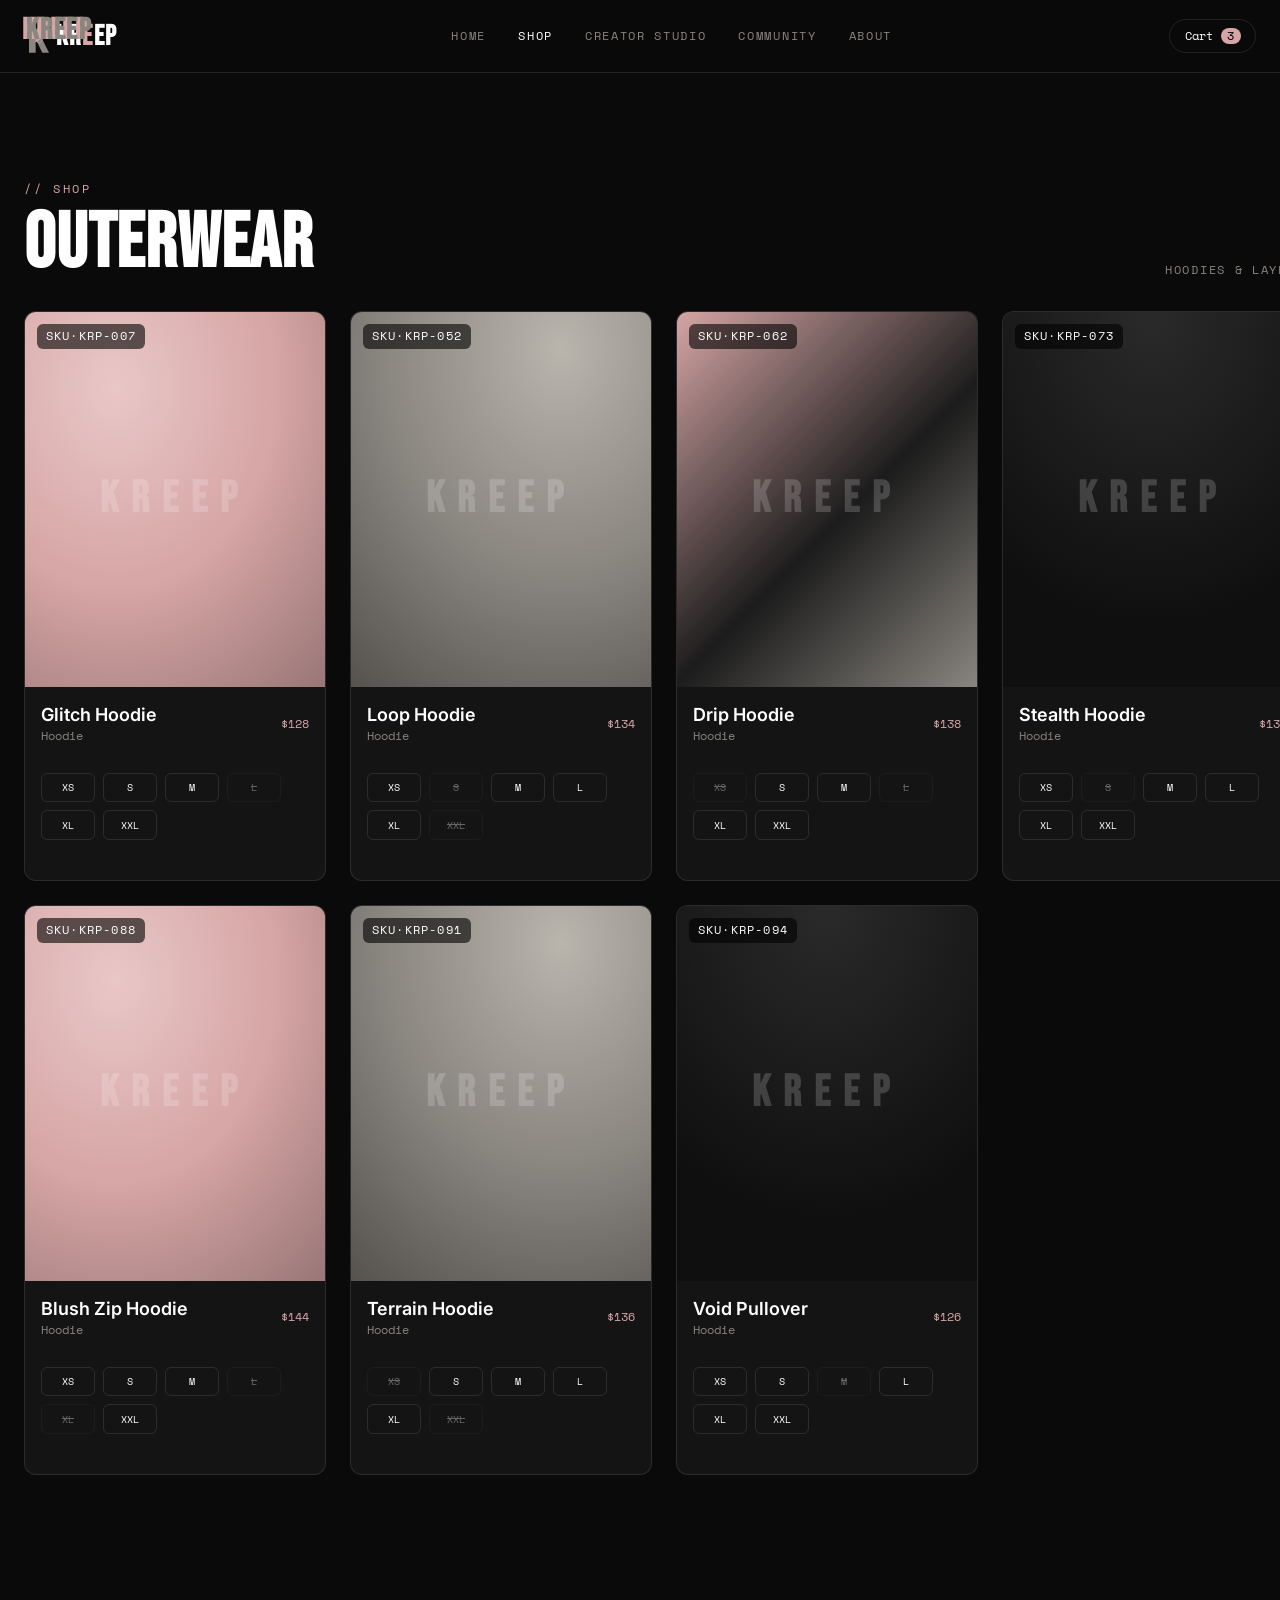
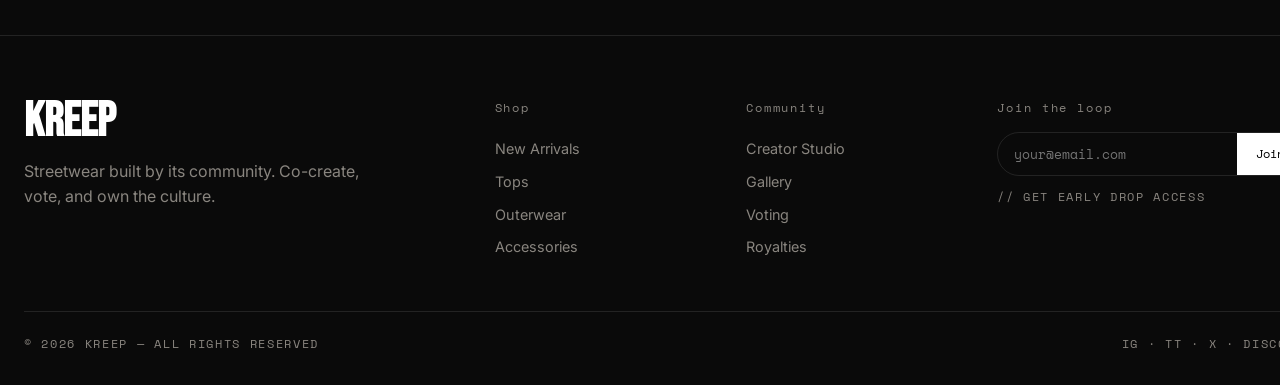
<file: outerwear.html>
<!DOCTYPE html>
<html lang="en">
<head>
  <meta charset="UTF-8" />
  <meta name="viewport" content="width=device-width, initial-scale=1.0" />
  <title>KREEP — Outerwear</title>
  <meta name="description" content="KREEP — Shop community-designed Hoodies." />
  <link rel="preconnect" href="https://fonts.googleapis.com" />
  <link rel="preconnect" href="https://fonts.gstatic.com" crossorigin />
  <link href="https://fonts.googleapis.com/css2?family=Bebas+Neue&family=Inter:wght@400;500;600;700&family=Space+Mono:wght@400;700&display=swap" rel="stylesheet" />
  <link rel="stylesheet" href="css/tokens.css" />
  <link rel="stylesheet" href="css/styles.css" />
  <link rel="stylesheet" href="css/pages.css" />
</head>
<body>

  <!-- Navbar -->
  <header class="nav">
    <div class="wrap">
      <a class="nav-logo glitch" data-text="KREEP" href="index.html">
        <svg class="kreep-logo kreep-logo--nav" viewBox="0 0 180 48" xmlns="http://www.w3.org/2000/svg" aria-label="KREEP">
          <g class="logo-icon" transform="translate(2,4)">
            <path d="M4 0 L4 40 L12 40 L12 24 L20 40 L28 40 L18 20 L28 0 L20 0 L12 16 L12 0 Z" fill="#89857f"/>
            <path d="M10 14 Q18 20 10 28 Q22 24 18 16 Q14 10 10 14Z" fill="#D6A5A5" opacity="0.85"/>
            <ellipse cx="15" cy="20" rx="5" ry="8" fill="none" stroke="#D6A5A5" stroke-width="1.2" opacity="0.6" transform="rotate(-15 15 20)"/>
          </g>
          <text x="38" y="35" font-family="Bebas Neue, Arial Narrow, sans-serif" font-size="34" font-weight="700" letter-spacing="2">
            <tspan fill="#ffffff">KR</tspan><tspan fill="#D6A5A5">E</tspan><tspan fill="#ffffff">EP</tspan>
          </text>
        </svg>
      </a>
      <nav class="nav-links">
        <a href="index.html">Home</a>
        <a href="arrivals.html" class="active">Shop</a>
        <a href="studio.html">Creator Studio</a>
        <a href="product.html">Community</a>
        <a href="index.html#loop">About</a>
      </nav>
      <div class="nav-right">
        <button class="cart-btn">Cart <span class="count">3</span></button>
        <div class="cart-dropdown" id="cartDropdown">
          <div class="cart-dropdown__header">
            <span class="mono">Your Cart (3)</span>
          </div>
          <ul class="cart-dropdown__items">
            <li class="cart-dropdown__item">
              <div class="cart-dropdown__item-info">
                <span class="cart-dropdown__item-name">Glitch Hoodie</span>
                <span class="cart-dropdown__item-price">$128</span>
              </div>
              <div class="cart-dropdown__qty">
                <button class="cart-dropdown__qty-btn" data-action="minus">-</button>
                <span class="cart-dropdown__qty-val">1</span>
                <button class="cart-dropdown__qty-btn" data-action="plus">+</button>
              </div>
            </li>
            <li class="cart-dropdown__item">
              <div class="cart-dropdown__item-info">
                <span class="cart-dropdown__item-name">Static Tee</span>
                <span class="cart-dropdown__item-price">$64</span>
              </div>
              <div class="cart-dropdown__qty">
                <button class="cart-dropdown__qty-btn" data-action="minus">-</button>
                <span class="cart-dropdown__qty-val">1</span>
                <button class="cart-dropdown__qty-btn" data-action="plus">+</button>
              </div>
            </li>
            <li class="cart-dropdown__item">
              <div class="cart-dropdown__item-info">
                <span class="cart-dropdown__item-name">Loop Cargo</span>
                <span class="cart-dropdown__item-price">$142</span>
              </div>
              <div class="cart-dropdown__qty">
                <button class="cart-dropdown__qty-btn" data-action="minus">-</button>
                <span class="cart-dropdown__qty-val">1</span>
                <button class="cart-dropdown__qty-btn" data-action="plus">+</button>
              </div>
            </li>
          </ul>
          <div class="cart-dropdown__footer">
            <div class="cart-dropdown__subtotal">
              <span>Subtotal</span>
              <span class="cart-dropdown__total-val">$334</span>
            </div>
            <button class="btn btn-primary btn-block">Checkout</button>
          </div>
        </div>
        <button class="nav-burger" aria-label="Menu"><span></span><span></span><span></span></button>
      </div>
    </div>
  </header>

  <!-- Outerwear -->
  <section class="section" id="outerwear">
    <div class="wrap">
      <div class="section-head">
        <div>
          <p class="mono eyebrow">// Shop</p>
          <h2 class="display-l">Outerwear</h2>
        </div>
        <span class="mono muted">Hoodies &amp; Layers</span>
      </div>

      <div class="grid-products">

        <!-- 1 -->
        <article class="product-card">
          <div class="media">
            <div class="ph ph-pink"></div>
            <div class="overlay"><a href="product.html" class="btn btn-pink">Quick Add +</a></div>
          </div>
          <span class="sku">SKU·KRP-007</span>
          <div class="meta"><div><h4>Glitch Hoodie</h4><span class="cat">Hoodie</span></div><span class="price">$128</span></div>
          <div class="size-row size-row--card">
            <span class="size">XS</span>
            <span class="size">S</span>
            <span class="size">M</span>
            <span class="size soldout">L</span>
            <span class="size">XL</span>
            <span class="size">XXL</span>
          </div>
        </article>

        <!-- 2 -->
        <article class="product-card">
          <div class="media">
            <div class="ph ph-olive"></div>
            <div class="overlay"><a href="product.html" class="btn btn-pink">Quick Add +</a></div>
          </div>
          <span class="sku">SKU·KRP-052</span>
          <div class="meta"><div><h4>Loop Hoodie</h4><span class="cat">Hoodie</span></div><span class="price">$134</span></div>
          <div class="size-row size-row--card">
            <span class="size">XS</span>
            <span class="size soldout">S</span>
            <span class="size">M</span>
            <span class="size">L</span>
            <span class="size">XL</span>
            <span class="size soldout">XXL</span>
          </div>
        </article>

        <!-- 3 -->
        <article class="product-card">
          <div class="media">
            <div class="ph ph-mix"></div>
            <div class="overlay"><a href="product.html" class="btn btn-pink">Quick Add +</a></div>
          </div>
          <span class="sku">SKU·KRP-062</span>
          <div class="meta"><div><h4>Drip Hoodie</h4><span class="cat">Hoodie</span></div><span class="price">$138</span></div>
          <div class="size-row size-row--card">
            <span class="size soldout">XS</span>
            <span class="size">S</span>
            <span class="size">M</span>
            <span class="size soldout">L</span>
            <span class="size">XL</span>
            <span class="size">XXL</span>
          </div>
        </article>

        <!-- 4 -->
        <article class="product-card">
          <div class="media">
            <div class="ph ph-dark"></div>
            <div class="overlay"><a href="product.html" class="btn btn-pink">Quick Add +</a></div>
          </div>
          <span class="sku">SKU·KRP-073</span>
          <div class="meta"><div><h4>Stealth Hoodie</h4><span class="cat">Hoodie</span></div><span class="price">$132</span></div>
          <div class="size-row size-row--card">
            <span class="size">XS</span>
            <span class="size soldout">S</span>
            <span class="size">M</span>
            <span class="size">L</span>
            <span class="size">XL</span>
            <span class="size">XXL</span>
          </div>
        </article>

        <!-- 5 -->
        <article class="product-card">
          <div class="media">
            <div class="ph ph-pink"></div>
            <div class="overlay"><a href="product.html" class="btn btn-pink">Quick Add +</a></div>
          </div>
          <span class="sku">SKU·KRP-088</span>
          <div class="meta"><div><h4>Blush Zip Hoodie</h4><span class="cat">Hoodie</span></div><span class="price">$144</span></div>
          <div class="size-row size-row--card">
            <span class="size">XS</span>
            <span class="size">S</span>
            <span class="size">M</span>
            <span class="size soldout">L</span>
            <span class="size soldout">XL</span>
            <span class="size">XXL</span>
          </div>
        </article>

        <!-- 6 -->
        <article class="product-card">
          <div class="media">
            <div class="ph ph-olive"></div>
            <div class="overlay"><a href="product.html" class="btn btn-pink">Quick Add +</a></div>
          </div>
          <span class="sku">SKU·KRP-091</span>
          <div class="meta"><div><h4>Terrain Hoodie</h4><span class="cat">Hoodie</span></div><span class="price">$136</span></div>
          <div class="size-row size-row--card">
            <span class="size soldout">XS</span>
            <span class="size">S</span>
            <span class="size">M</span>
            <span class="size">L</span>
            <span class="size">XL</span>
            <span class="size soldout">XXL</span>
          </div>
        </article>

        <!-- 7 -->
        <article class="product-card">
          <div class="media">
            <div class="ph ph-dark"></div>
            <div class="overlay"><a href="product.html" class="btn btn-pink">Quick Add +</a></div>
          </div>
          <span class="sku">SKU·KRP-094</span>
          <div class="meta"><div><h4>Void Pullover</h4><span class="cat">Hoodie</span></div><span class="price">$126</span></div>
          <div class="size-row size-row--card">
            <span class="size">XS</span>
            <span class="size">S</span>
            <span class="size soldout">M</span>
            <span class="size">L</span>
            <span class="size">XL</span>
            <span class="size">XXL</span>
          </div>
        </article>

      </div>
    </div>
  </section>

  <!-- Footer -->
  <footer class="footer">
    <div class="wrap">
      <div class="grid">
        <div>
          <div class="logo">KREEP</div>
          <p class="muted" style="max-width:34ch">Streetwear built by its community. Co-create, vote, and own the culture.</p>
        </div>
        <div>
          <h5>Shop</h5>
          <div class="links"><a href="arrivals.html">New Arrivals</a><a href="tops.html">Tops</a><a href="outerwear.html">Outerwear</a><a href="accessories.html">Accessories</a></div>
        </div>
        <div>
          <h5>Community</h5>
          <div class="links"><a href="studio.html">Creator Studio</a><a href="product.html">Gallery</a><a href="voting.html">Voting</a><a href="royalties.html">Royalties</a></div>
        </div>
        <div>
          <h5>Join the loop</h5>
          <form class="news" onsubmit="return false">
            <input type="email" placeholder="your@email.com" aria-label="Email" />
            <button type="submit">Join</button>
          </form>
          <p class="mono muted" style="margin-top:.8rem">// Get early drop access</p>
        </div>
      </div>
      <div class="bottom mono">
        <span>&copy; 2026 KREEP — ALL RIGHTS RESERVED</span>
        <span>IG &middot; TT &middot; X &middot; DISCORD</span>
      </div>
    </div>
  </footer>

  <script src="js/main.js"></script>
</body>
</html>
</file>
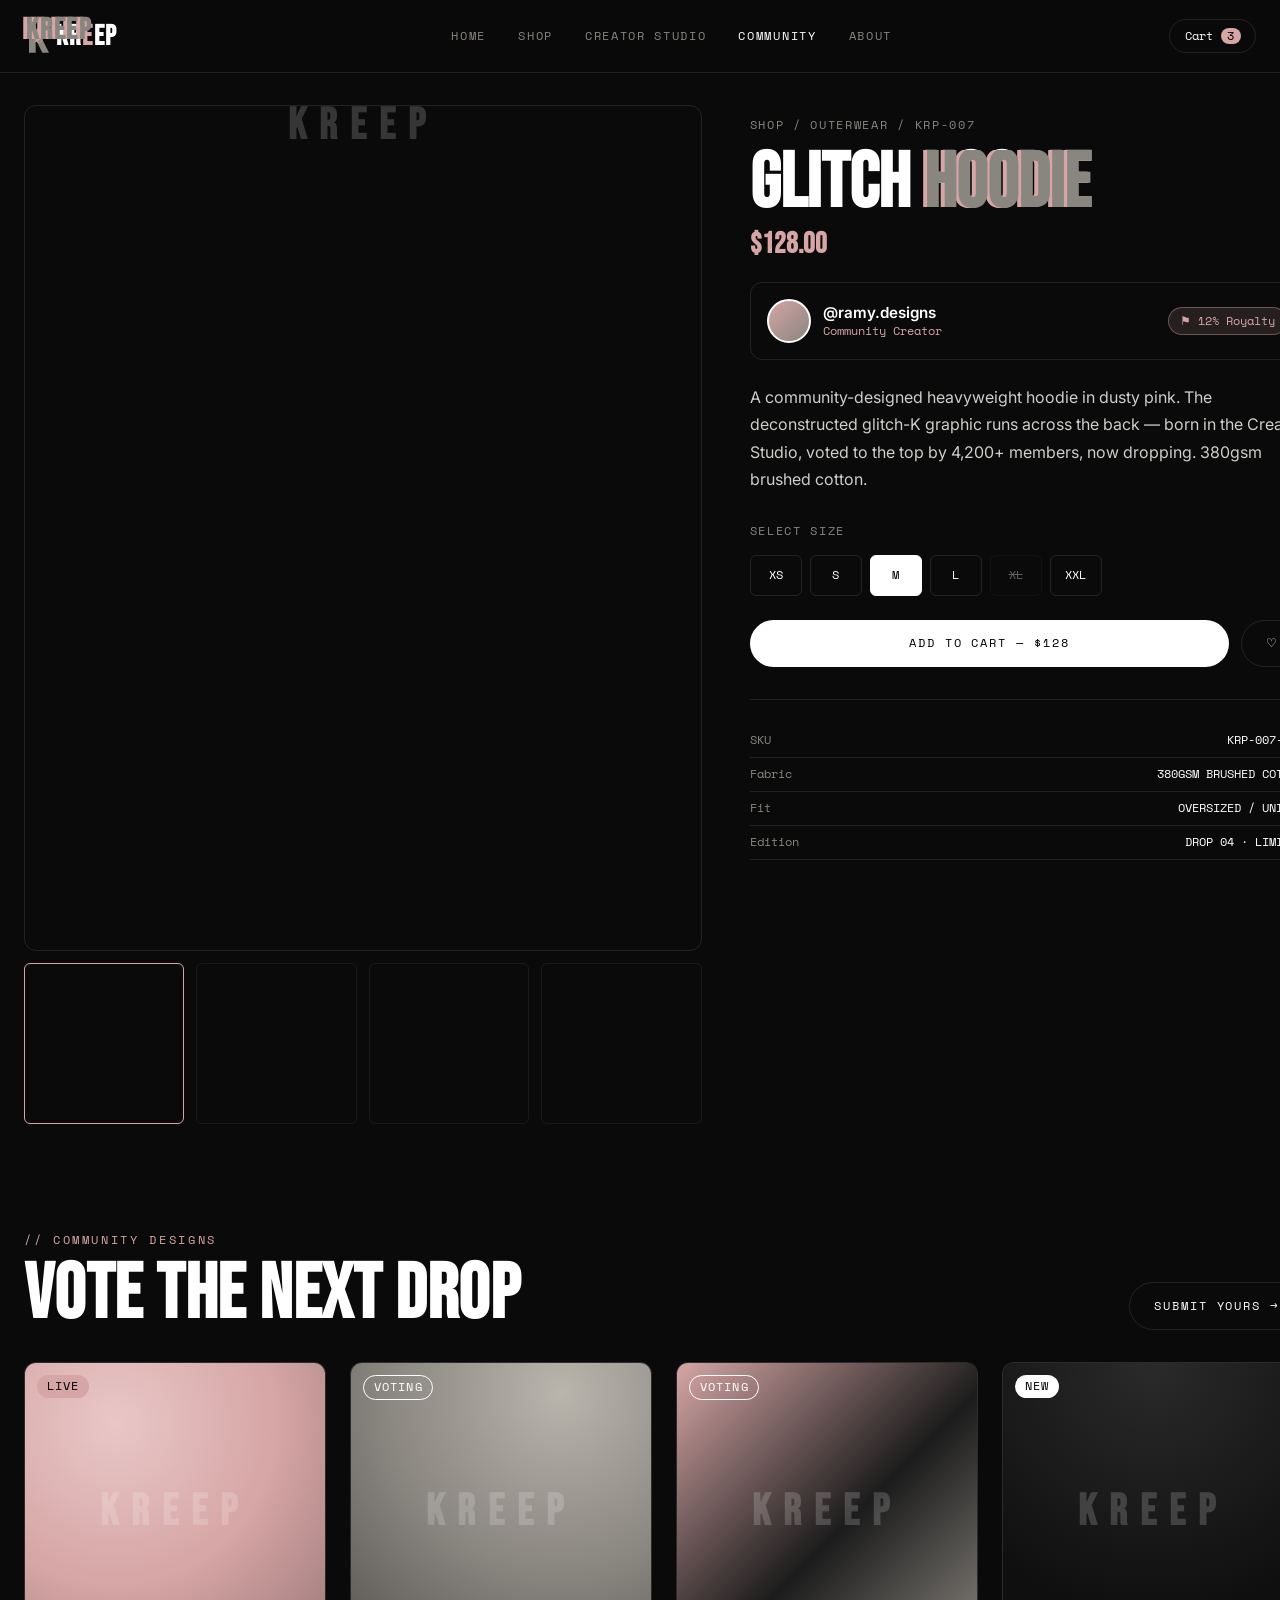
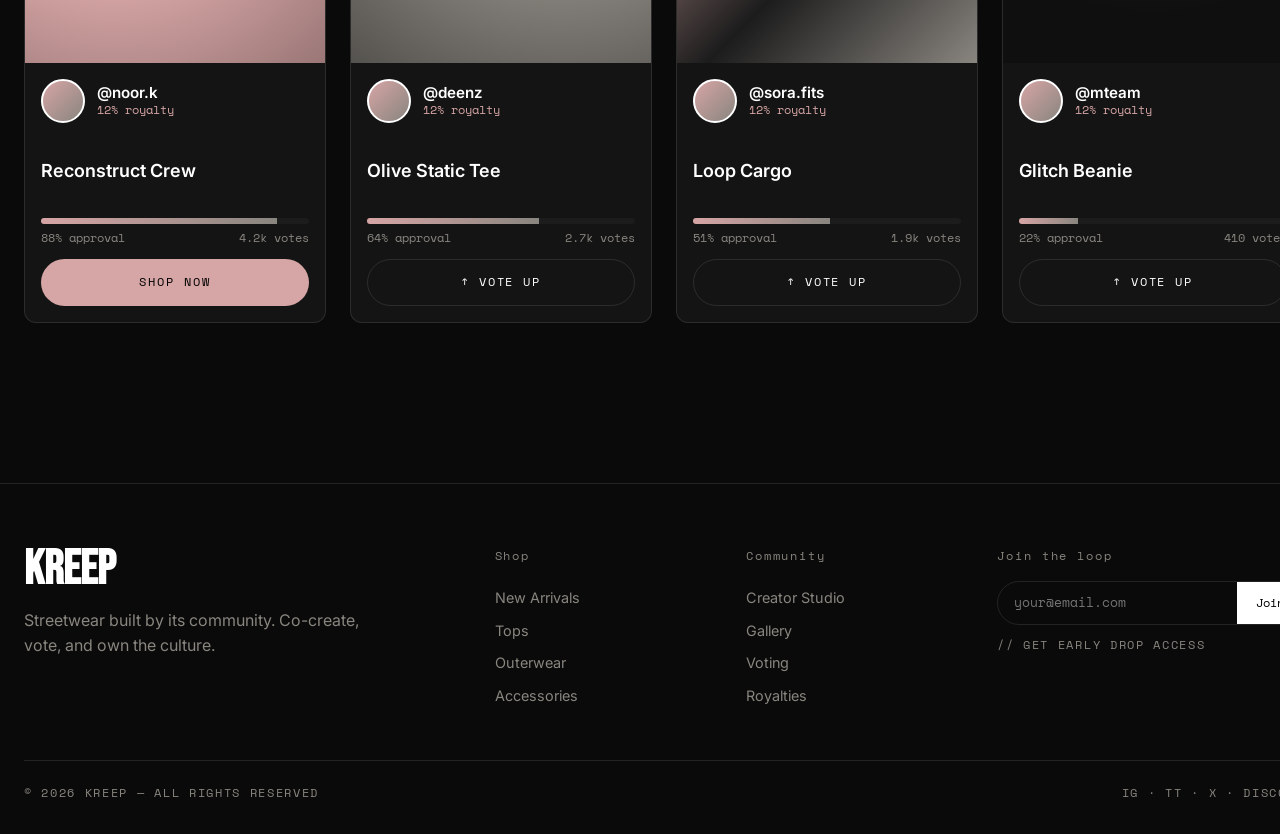
<file: product.html>
<!DOCTYPE html>
<html lang="en">
<head>
  <meta charset="UTF-8" />
  <meta name="viewport" content="width=device-width, initial-scale=1.0" />
  <title>KREEP — Glitch Hoodie · Product</title>
  <link rel="preconnect" href="https://fonts.googleapis.com" />
  <link rel="preconnect" href="https://fonts.gstatic.com" crossorigin />
  <link href="https://fonts.googleapis.com/css2?family=Bebas+Neue&family=Inter:wght@400;500;600;700&family=Space+Mono:wght@400;700&display=swap" rel="stylesheet" />
  <link rel="stylesheet" href="css/tokens.css" />
  <link rel="stylesheet" href="css/styles.css" />
  <link rel="stylesheet" href="css/pages.css" />
</head>
<body>

  <!-- Navbar -->
  <header class="nav">
    <div class="wrap">
      <a class="nav-logo glitch" data-text="KREEP" href="index.html">
        <svg class="kreep-logo kreep-logo--nav" viewBox="0 0 180 48" xmlns="http://www.w3.org/2000/svg" aria-label="KREEP">
          <g class="logo-icon" transform="translate(2,4)">
            <path d="M4 0 L4 40 L12 40 L12 24 L20 40 L28 40 L18 20 L28 0 L20 0 L12 16 L12 0 Z" fill="#89857f"/>
            <path d="M10 14 Q18 20 10 28 Q22 24 18 16 Q14 10 10 14Z" fill="#D6A5A5" opacity="0.85"/>
            <ellipse cx="15" cy="20" rx="5" ry="8" fill="none" stroke="#D6A5A5" stroke-width="1.2" opacity="0.6" transform="rotate(-15 15 20)"/>
          </g>
          <text x="38" y="35" font-family="Bebas Neue, Arial Narrow, sans-serif" font-size="34" font-weight="700" letter-spacing="2">
            <tspan fill="#ffffff">KR</tspan><tspan fill="#D6A5A5">E</tspan><tspan fill="#ffffff">EP</tspan>
          </text>
        </svg>
      </a>
      <nav class="nav-links">
        <a href="index.html">Home</a>
        <a href="index.html#arrivals">Shop</a>
        <a href="studio.html">Creator Studio</a>
        <a href="product.html" class="active">Community</a>
        <a href="index.html#loop">About</a>
      </nav>
      <div class="nav-right">
        <button class="cart-btn">Cart <span class="count">3</span></button>
        <!-- Cart Dropdown -->
        <div class="cart-dropdown" id="cartDropdown">
          <div class="cart-dropdown__header">
            <span class="mono">Your Cart (3)</span>
          </div>
          <ul class="cart-dropdown__items">
            <li class="cart-dropdown__item">
              <div class="cart-dropdown__item-info">
                <span class="cart-dropdown__item-name">Glitch Hoodie</span>
                <span class="cart-dropdown__item-price">$128</span>
              </div>
              <div class="cart-dropdown__qty">
                <button class="cart-dropdown__qty-btn" data-action="minus">-</button>
                <span class="cart-dropdown__qty-val">1</span>
                <button class="cart-dropdown__qty-btn" data-action="plus">+</button>
              </div>
            </li>
            <li class="cart-dropdown__item">
              <div class="cart-dropdown__item-info">
                <span class="cart-dropdown__item-name">Static Tee</span>
                <span class="cart-dropdown__item-price">$64</span>
              </div>
              <div class="cart-dropdown__qty">
                <button class="cart-dropdown__qty-btn" data-action="minus">-</button>
                <span class="cart-dropdown__qty-val">1</span>
                <button class="cart-dropdown__qty-btn" data-action="plus">+</button>
              </div>
            </li>
            <li class="cart-dropdown__item">
              <div class="cart-dropdown__item-info">
                <span class="cart-dropdown__item-name">Loop Cargo</span>
                <span class="cart-dropdown__item-price">$142</span>
              </div>
              <div class="cart-dropdown__qty">
                <button class="cart-dropdown__qty-btn" data-action="minus">-</button>
                <span class="cart-dropdown__qty-val">1</span>
                <button class="cart-dropdown__qty-btn" data-action="plus">+</button>
              </div>
            </li>
          </ul>
          <div class="cart-dropdown__footer">
            <div class="cart-dropdown__subtotal">
              <span>Subtotal</span>
              <span class="cart-dropdown__total-val">$334</span>
            </div>
            <button class="btn btn-primary btn-block">Checkout</button>
          </div>
        </div>
        <button class="nav-burger" aria-label="Menu"><span></span><span></span><span></span></button>
      </div>
    </div>
  </header>

  <!-- ===================== Product Detail ===================== -->
  <main class="wrap pdp">
    <div class="pdp-grid">

      <!-- Gallery -->
      <div class="gallery">
        <div class="main"><div class="ph ph-pink" id="mainImg"></div></div>
        <div class="thumbs">
          <button class="thumb active" data-ph="ph-pink"><div class="ph ph-pink"></div></button>
          <button class="thumb" data-ph="ph-olive"><div class="ph ph-olive"></div></button>
          <button class="thumb" data-ph="ph-dark"><div class="ph ph-dark"></div></button>
          <button class="thumb" data-ph="ph-mix"><div class="ph ph-mix"></div></button>
        </div>
      </div>

      <!-- Info -->
      <div class="pdp-info">
        <p class="mono crumb">Shop / Outerwear / KRP-007</p>
        <h1>Glitch <span class="glitch" data-text="Hoodie">Hoodie</span></h1>
        <div class="pdp-price">$128.00</div>

        <!-- CreatorBadge + royalty badge -->
        <div class="pdp-creator">
          <div class="creator-badge">
            <div class="avatar"></div>
            <div class="info">
              <span class="name">@ramy.designs</span>
              <span class="royalty">Community Creator</span>
            </div>
          </div>
          <span class="royalty-badge">⚑ 12% Royalty</span>
        </div>

        <p class="pdp-desc">A community-designed heavyweight hoodie in dusty pink. The deconstructed glitch-K graphic runs across the back — born in the Creator Studio, voted to the top by 4,200+ members, now dropping. 380gsm brushed cotton.</p>

        <label class="mono muted">Select size</label>
        <div class="size-row">
          <button class="size">XS</button>
          <button class="size">S</button>
          <button class="size active">M</button>
          <button class="size">L</button>
          <button class="size soldout">XL</button>
          <button class="size">XXL</button>
        </div>

        <div class="pdp-buy">
          <button class="btn btn-primary btn-block">Add to Cart — $128</button>
          <button class="btn btn-ghost" title="Save">♡</button>
        </div>

        <div class="specs">
          <div class="row"><span>SKU</span><span>KRP-007-PNK</span></div>
          <div class="row"><span>Fabric</span><span>380GSM BRUSHED COTTON</span></div>
          <div class="row"><span>Fit</span><span>OVERSIZED / UNISEX</span></div>
          <div class="row"><span>Edition</span><span>DROP 04 · LIMITED</span></div>
        </div>
      </div>
    </div>

    <!-- ===================== Community Designs Gallery ===================== -->
    <section class="section" id="community">
      <div class="section-head">
        <div>
          <p class="mono eyebrow">// Community Designs</p>
          <h2 class="display-l">Vote The Next Drop</h2>
        </div>
        <a href="studio.html" class="btn btn-ghost">Submit yours →</a>
      </div>

      <div class="grid-community">

        <!-- CommunityCard — Live -->
        <article class="community-card">
          <div class="media"><div class="ph ph-pink"></div><span class="status live">Live</span></div>
          <div class="body">
            <div class="creator-badge"><div class="avatar"></div><div class="info"><span class="name">@noor.k</span><span class="royalty">12% royalty</span></div></div>
            <h4 class="title">Reconstruct Crew</h4>
            <div class="vote">
              <div class="vote-bar"><span style="width:88%"></span></div>
              <div class="row"><span>88% approval</span><span>4.2k votes</span></div>
            </div>
            <button class="btn btn-pink btn-block">Shop Now</button>
          </div>
        </article>

        <!-- CommunityCard — Voting -->
        <article class="community-card">
          <div class="media"><div class="ph ph-olive"></div><span class="status voting">Voting</span></div>
          <div class="body">
            <div class="creator-badge"><div class="avatar"></div><div class="info"><span class="name">@deenz</span><span class="royalty">12% royalty</span></div></div>
            <h4 class="title">Olive Static Tee</h4>
            <div class="vote">
              <div class="vote-bar"><span style="width:64%"></span></div>
              <div class="row"><span>64% approval</span><span>2.7k votes</span></div>
            </div>
            <button class="btn btn-ghost btn-block">↑ Vote Up</button>
          </div>
        </article>

        <!-- CommunityCard — Voting -->
        <article class="community-card">
          <div class="media"><div class="ph ph-mix"></div><span class="status voting">Voting</span></div>
          <div class="body">
            <div class="creator-badge"><div class="avatar"></div><div class="info"><span class="name">@sora.fits</span><span class="royalty">12% royalty</span></div></div>
            <h4 class="title">Loop Cargo</h4>
            <div class="vote">
              <div class="vote-bar"><span style="width:51%"></span></div>
              <div class="row"><span>51% approval</span><span>1.9k votes</span></div>
            </div>
            <button class="btn btn-ghost btn-block">↑ Vote Up</button>
          </div>
        </article>

        <!-- CommunityCard — New -->
        <article class="community-card">
          <div class="media"><div class="ph ph-dark"></div><span class="status new">New</span></div>
          <div class="body">
            <div class="creator-badge"><div class="avatar"></div><div class="info"><span class="name">@mteam</span><span class="royalty">12% royalty</span></div></div>
            <h4 class="title">Glitch Beanie</h4>
            <div class="vote">
              <div class="vote-bar"><span style="width:22%"></span></div>
              <div class="row"><span>22% approval</span><span>410 votes</span></div>
            </div>
            <button class="btn btn-ghost btn-block">↑ Vote Up</button>
          </div>
        </article>

      </div>
    </section>
  </main>

  <!-- Footer -->
  <footer class="footer">
    <div class="wrap">
      <div class="grid">
        <div>
          <div class="logo">KREEP</div>
          <p class="muted" style="max-width:34ch">Streetwear built by its community. Co-create, vote, and own the culture.</p>
        </div>
        <div><h5>Shop</h5><div class="links"><a href="#">New Arrivals</a><a href="#">Tops</a><a href="#">Outerwear</a><a href="#">Accessories</a></div></div>
        <div><h5>Community</h5><div class="links"><a href="studio.html">Creator Studio</a><a href="product.html">Gallery</a><a href="#">Voting</a><a href="#">Royalties</a></div></div>
        <div>
          <h5>Join the loop</h5>
          <form class="news" onsubmit="return false"><input type="email" placeholder="your@email.com" aria-label="Email" /><button type="submit">Join</button></form>
          <p class="mono muted" style="margin-top:.8rem">// Get early drop access</p>
        </div>
      </div>
      <div class="bottom mono"><span>© 2026 KREEP — ALL RIGHTS RESERVED</span><span>IG · TT · X · DISCORD</span></div>
    </div>
  </footer>

  <script src="js/main.js"></script>
</body>
</html>
</file>
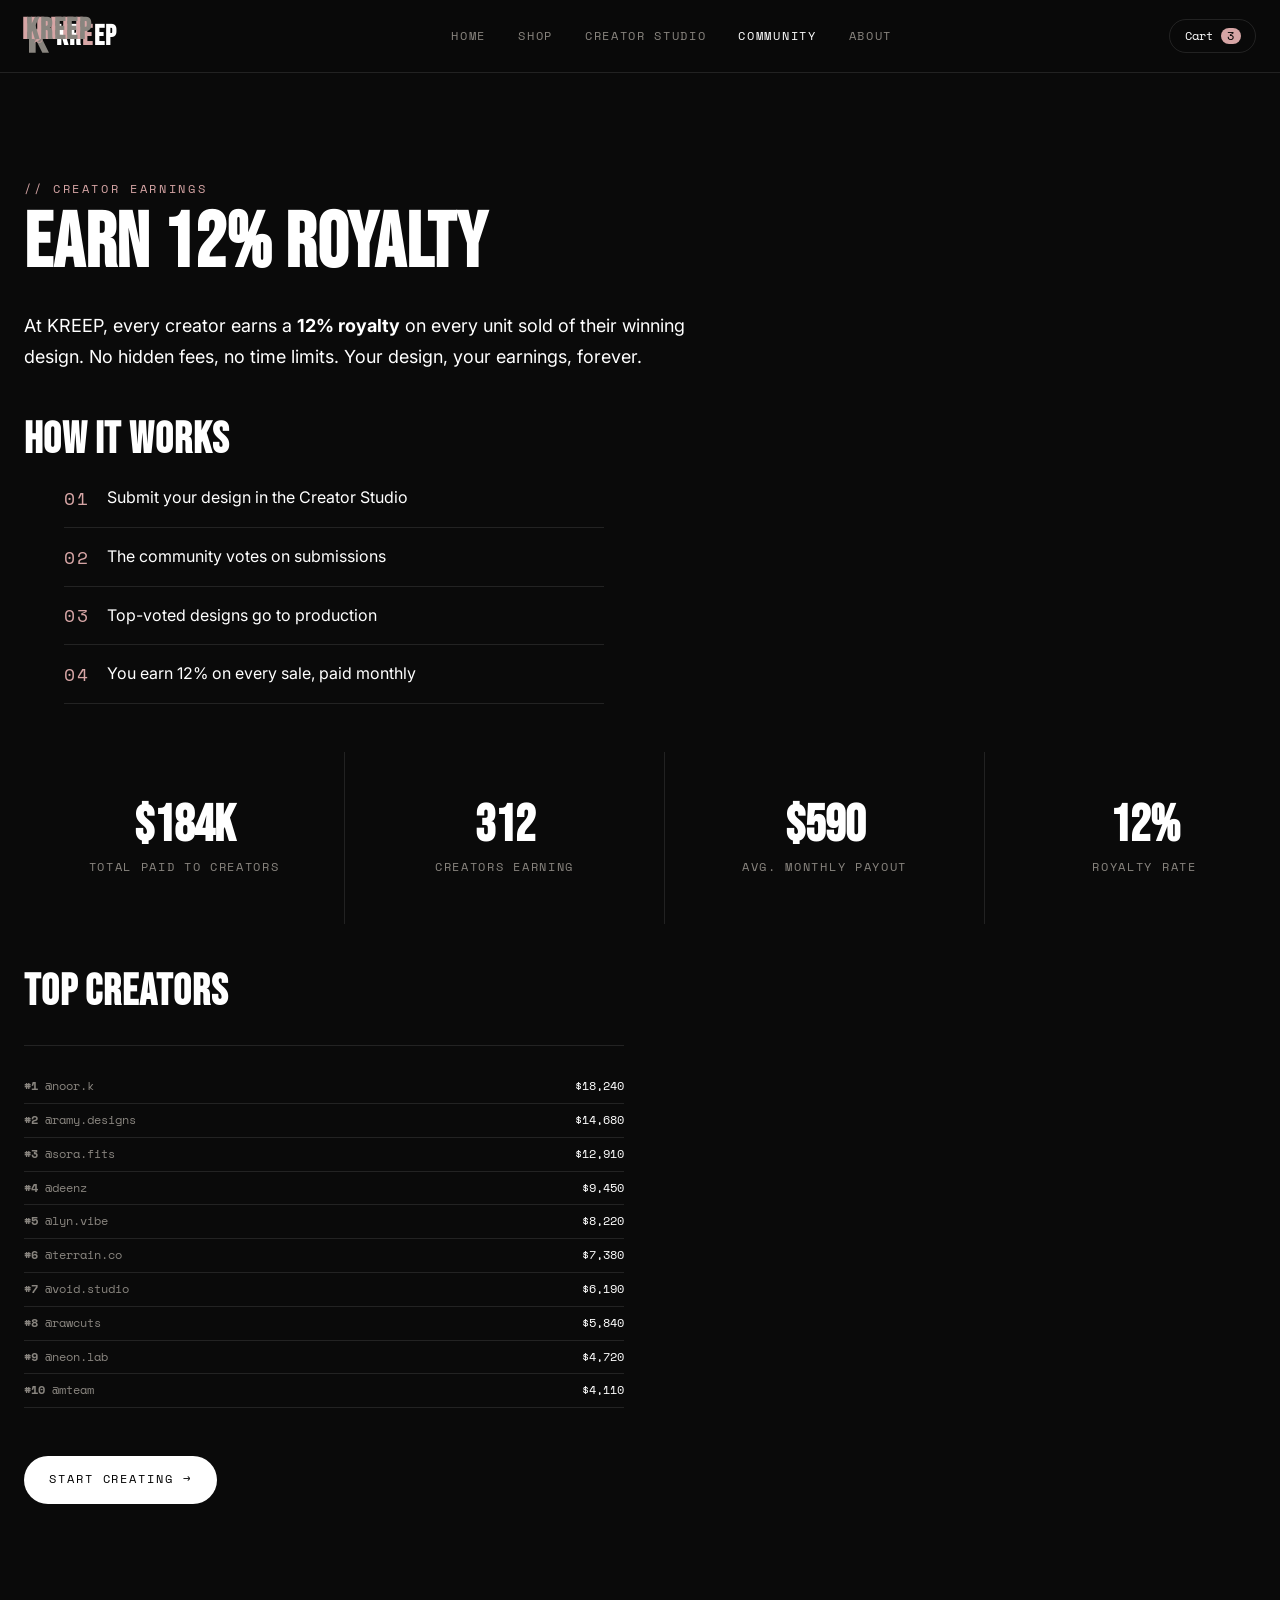
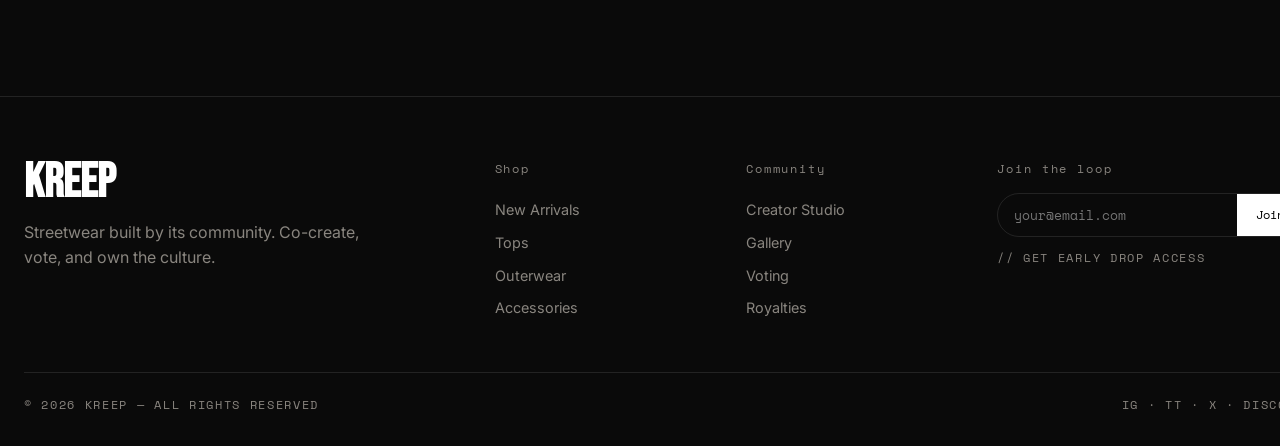
<file: royalties.html>
<!DOCTYPE html>
<html lang="en">
<head>
  <meta charset="UTF-8" />
  <meta name="viewport" content="width=device-width, initial-scale=1.0" />
  <title>KREEP — Royalties</title>
  <meta name="description" content="KREEP — Earn 12% royalty on every sale of your community-voted design." />
  <link rel="preconnect" href="https://fonts.googleapis.com" />
  <link rel="preconnect" href="https://fonts.gstatic.com" crossorigin />
  <link href="https://fonts.googleapis.com/css2?family=Bebas+Neue&family=Inter:wght@400;500;600;700&family=Space+Mono:wght@400;700&display=swap" rel="stylesheet" />
  <link rel="stylesheet" href="css/tokens.css" />
  <link rel="stylesheet" href="css/styles.css" />
  <link rel="stylesheet" href="css/pages.css" />
</head>
<body>

  <!-- Navbar -->
  <header class="nav">
    <div class="wrap">
      <a class="nav-logo glitch" data-text="KREEP" href="index.html">
        <svg class="kreep-logo kreep-logo--nav" viewBox="0 0 180 48" xmlns="http://www.w3.org/2000/svg" aria-label="KREEP">
          <g class="logo-icon" transform="translate(2,4)">
            <path d="M4 0 L4 40 L12 40 L12 24 L20 40 L28 40 L18 20 L28 0 L20 0 L12 16 L12 0 Z" fill="#89857f"/>
            <path d="M10 14 Q18 20 10 28 Q22 24 18 16 Q14 10 10 14Z" fill="#D6A5A5" opacity="0.85"/>
            <ellipse cx="15" cy="20" rx="5" ry="8" fill="none" stroke="#D6A5A5" stroke-width="1.2" opacity="0.6" transform="rotate(-15 15 20)"/>
          </g>
          <text x="38" y="35" font-family="Bebas Neue, Arial Narrow, sans-serif" font-size="34" font-weight="700" letter-spacing="2">
            <tspan fill="#ffffff">KR</tspan><tspan fill="#D6A5A5">E</tspan><tspan fill="#ffffff">EP</tspan>
          </text>
        </svg>
      </a>
      <nav class="nav-links">
        <a href="index.html">Home</a>
        <a href="arrivals.html">Shop</a>
        <a href="studio.html">Creator Studio</a>
        <a href="product.html" class="active">Community</a>
        <a href="index.html#loop">About</a>
      </nav>
      <div class="nav-right">
        <button class="cart-btn">Cart <span class="count">3</span></button>
        <div class="cart-dropdown" id="cartDropdown">
          <div class="cart-dropdown__header">
            <span class="mono">Your Cart (3)</span>
          </div>
          <ul class="cart-dropdown__items">
            <li class="cart-dropdown__item">
              <div class="cart-dropdown__item-info">
                <span class="cart-dropdown__item-name">Glitch Hoodie</span>
                <span class="cart-dropdown__item-price">$128</span>
              </div>
              <div class="cart-dropdown__qty">
                <button class="cart-dropdown__qty-btn" data-action="minus">-</button>
                <span class="cart-dropdown__qty-val">1</span>
                <button class="cart-dropdown__qty-btn" data-action="plus">+</button>
              </div>
            </li>
            <li class="cart-dropdown__item">
              <div class="cart-dropdown__item-info">
                <span class="cart-dropdown__item-name">Static Tee</span>
                <span class="cart-dropdown__item-price">$64</span>
              </div>
              <div class="cart-dropdown__qty">
                <button class="cart-dropdown__qty-btn" data-action="minus">-</button>
                <span class="cart-dropdown__qty-val">1</span>
                <button class="cart-dropdown__qty-btn" data-action="plus">+</button>
              </div>
            </li>
            <li class="cart-dropdown__item">
              <div class="cart-dropdown__item-info">
                <span class="cart-dropdown__item-name">Loop Cargo</span>
                <span class="cart-dropdown__item-price">$142</span>
              </div>
              <div class="cart-dropdown__qty">
                <button class="cart-dropdown__qty-btn" data-action="minus">-</button>
                <span class="cart-dropdown__qty-val">1</span>
                <button class="cart-dropdown__qty-btn" data-action="plus">+</button>
              </div>
            </li>
          </ul>
          <div class="cart-dropdown__footer">
            <div class="cart-dropdown__subtotal">
              <span>Subtotal</span>
              <span class="cart-dropdown__total-val">$334</span>
            </div>
            <button class="btn btn-primary btn-block">Checkout</button>
          </div>
        </div>
        <button class="nav-burger" aria-label="Menu"><span></span><span></span><span></span></button>
      </div>
    </div>
  </header>

  <!-- Royalties -->
  <main class="wrap">

    <!-- Hero Section -->
    <section class="section">
      <div class="section-head">
        <div>
          <p class="mono eyebrow">// Creator Earnings</p>
          <h2 class="display-l">Earn 12% Royalty</h2>
        </div>
      </div>

      <div class="royalty-intro" style="max-width:680px;margin-bottom:3rem;">
        <p style="font-size:1.125rem;line-height:1.7;color:var(--c-text-secondary);">
          At KREEP, every creator earns a <strong style="color:var(--c-text-primary)">12% royalty</strong> on every unit sold of their winning design. No hidden fees, no time limits. Your design, your earnings, forever.
        </p>
      </div>

      <!-- How It Works -->
      <div style="margin-bottom:3rem;">
        <h3 class="display-m" style="margin-bottom:1.5rem;">How It Works</h3>
        <ol class="loop-steps" style="max-width:540px;">
          <li><span class="mono">01</span> Submit your design in the Creator Studio</li>
          <li><span class="mono">02</span> The community votes on submissions</li>
          <li><span class="mono">03</span> Top-voted designs go to production</li>
          <li><span class="mono">04</span> You earn 12% on every sale, paid monthly</li>
        </ol>
      </div>

      <!-- Stats -->
      <div class="stats-grid" style="margin-bottom:3rem;">
        <div class="stat"><span class="num">$184K</span><span class="mono muted">Total paid to creators</span></div>
        <div class="stat"><span class="num">312</span><span class="mono muted">Creators earning</span></div>
        <div class="stat"><span class="num">$590</span><span class="mono muted">Avg. monthly payout</span></div>
        <div class="stat"><span class="num">12%</span><span class="mono muted">Royalty rate</span></div>
      </div>

      <!-- Leaderboard -->
      <div style="margin-bottom:3rem;">
        <h3 class="display-m" style="margin-bottom:1.5rem;">Top Creators</h3>
        <div class="specs" style="max-width:600px;">
          <div class="row"><span><strong>#1</strong> @noor.k</span><span>$18,240</span></div>
          <div class="row"><span><strong>#2</strong> @ramy.designs</span><span>$14,680</span></div>
          <div class="row"><span><strong>#3</strong> @sora.fits</span><span>$12,910</span></div>
          <div class="row"><span><strong>#4</strong> @deenz</span><span>$9,450</span></div>
          <div class="row"><span><strong>#5</strong> @lyn.vibe</span><span>$8,220</span></div>
          <div class="row"><span><strong>#6</strong> @terrain.co</span><span>$7,380</span></div>
          <div class="row"><span><strong>#7</strong> @void.studio</span><span>$6,190</span></div>
          <div class="row"><span><strong>#8</strong> @rawcuts</span><span>$5,840</span></div>
          <div class="row"><span><strong>#9</strong> @neon.lab</span><span>$4,720</span></div>
          <div class="row"><span><strong>#10</strong> @mteam</span><span>$4,110</span></div>
        </div>
      </div>

      <!-- CTA -->
      <div style="margin-bottom:2rem;">
        <a href="studio.html" class="btn btn-primary">Start Creating →</a>
      </div>

    </section>
  </main>

  <!-- Footer -->
  <footer class="footer">
    <div class="wrap">
      <div class="grid">
        <div>
          <div class="logo">KREEP</div>
          <p class="muted" style="max-width:34ch">Streetwear built by its community. Co-create, vote, and own the culture.</p>
        </div>
        <div>
          <h5>Shop</h5>
          <div class="links"><a href="arrivals.html">New Arrivals</a><a href="tops.html">Tops</a><a href="outerwear.html">Outerwear</a><a href="accessories.html">Accessories</a></div>
        </div>
        <div>
          <h5>Community</h5>
          <div class="links"><a href="studio.html">Creator Studio</a><a href="product.html">Gallery</a><a href="voting.html">Voting</a><a href="royalties.html">Royalties</a></div>
        </div>
        <div>
          <h5>Join the loop</h5>
          <form class="news" onsubmit="return false">
            <input type="email" placeholder="your@email.com" aria-label="Email" />
            <button type="submit">Join</button>
          </form>
          <p class="mono muted" style="margin-top:.8rem">// Get early drop access</p>
        </div>
      </div>
      <div class="bottom mono">
        <span>&copy; 2026 KREEP — ALL RIGHTS RESERVED</span>
        <span>IG &middot; TT &middot; X &middot; DISCORD</span>
      </div>
    </div>
  </footer>

  <script src="js/main.js"></script>
</body>
</html>
</file>
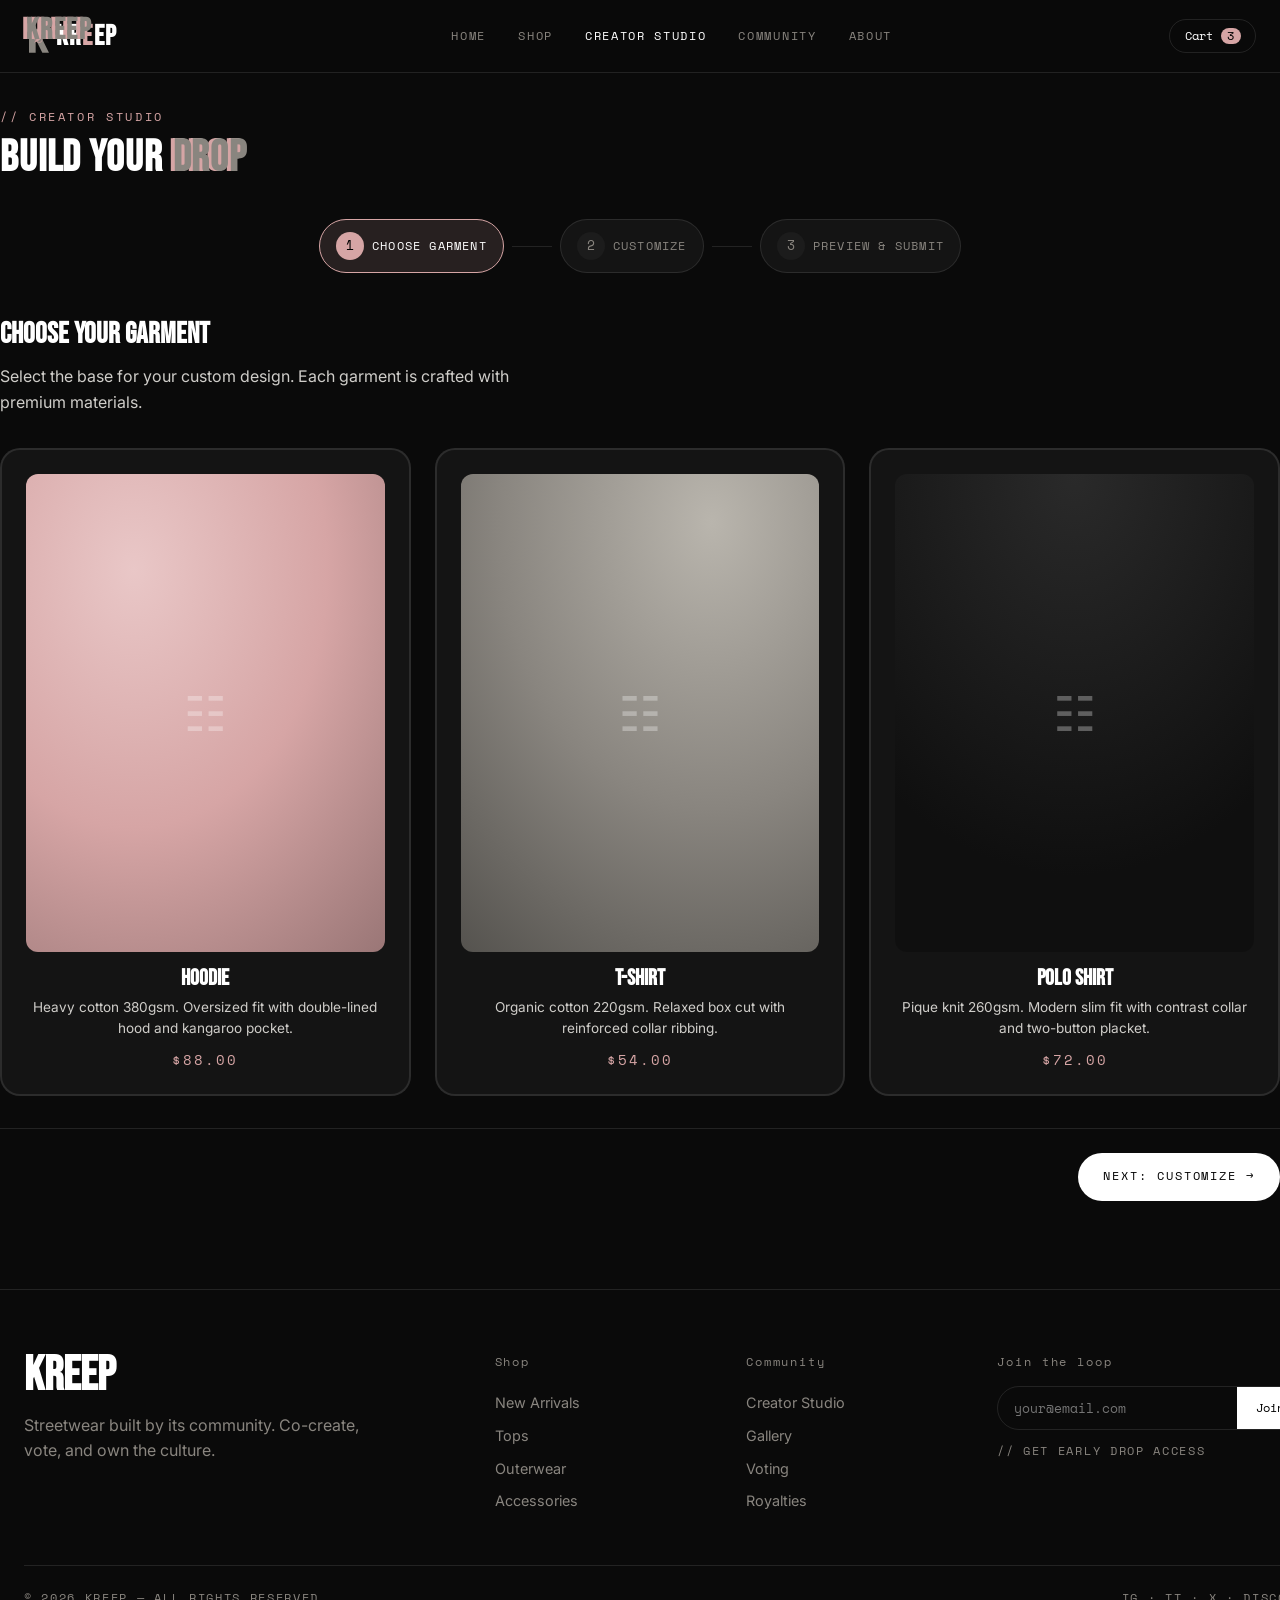
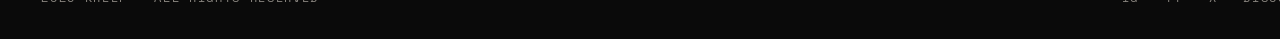
<file: studio.html>
<!DOCTYPE html>
<html lang="en">
<head>
  <meta charset="UTF-8" />
  <meta name="viewport" content="width=device-width, initial-scale=1.0" />
  <title>KREEP — Creator Studio</title>
  <link rel="preconnect" href="https://fonts.googleapis.com" />
  <link rel="preconnect" href="https://fonts.gstatic.com" crossorigin />
  <link href="https://fonts.googleapis.com/css2?family=Bebas+Neue&family=Inter:wght@400;500;600;700&family=Space+Mono:wght@400;700&display=swap" rel="stylesheet" />
  <link rel="stylesheet" href="css/tokens.css" />
  <link rel="stylesheet" href="css/styles.css" />
  <link rel="stylesheet" href="css/pages.css" />
</head>
<body>

  <!-- Navbar -->
  <header class="nav">
    <div class="wrap">
      <a class="nav-logo glitch" data-text="KREEP" href="index.html">
        <svg class="kreep-logo kreep-logo--nav" viewBox="0 0 180 48" xmlns="http://www.w3.org/2000/svg" aria-label="KREEP">
          <g class="logo-icon" transform="translate(2,4)">
            <path d="M4 0 L4 40 L12 40 L12 24 L20 40 L28 40 L18 20 L28 0 L20 0 L12 16 L12 0 Z" fill="#89857f"/>
            <path d="M10 14 Q18 20 10 28 Q22 24 18 16 Q14 10 10 14Z" fill="#D6A5A5" opacity="0.85"/>
            <ellipse cx="15" cy="20" rx="5" ry="8" fill="none" stroke="#D6A5A5" stroke-width="1.2" opacity="0.6" transform="rotate(-15 15 20)"/>
          </g>
          <text x="38" y="35" font-family="Bebas Neue, Arial Narrow, sans-serif" font-size="34" font-weight="700" letter-spacing="2">
            <tspan fill="#ffffff">KR</tspan><tspan fill="#D6A5A5">E</tspan><tspan fill="#ffffff">EP</tspan>
          </text>
        </svg>
      </a>
      <nav class="nav-links">
        <a href="index.html">Home</a>
        <a href="index.html#arrivals">Shop</a>
        <a href="studio.html" class="active">Creator Studio</a>
        <a href="product.html">Community</a>
        <a href="index.html#loop">About</a>
      </nav>
      <div class="nav-right">
        <button class="cart-btn">Cart <span class="count">3</span></button>
        <!-- Cart Dropdown -->
        <div class="cart-dropdown" id="cartDropdown">
          <div class="cart-dropdown__header">
            <span class="mono">Your Cart (3)</span>
          </div>
          <ul class="cart-dropdown__items">
            <li class="cart-dropdown__item">
              <div class="cart-dropdown__item-info">
                <span class="cart-dropdown__item-name">Glitch Hoodie</span>
                <span class="cart-dropdown__item-price">$128</span>
              </div>
              <div class="cart-dropdown__qty">
                <button class="cart-dropdown__qty-btn" data-action="minus">-</button>
                <span class="cart-dropdown__qty-val">1</span>
                <button class="cart-dropdown__qty-btn" data-action="plus">+</button>
              </div>
            </li>
            <li class="cart-dropdown__item">
              <div class="cart-dropdown__item-info">
                <span class="cart-dropdown__item-name">Static Tee</span>
                <span class="cart-dropdown__item-price">$64</span>
              </div>
              <div class="cart-dropdown__qty">
                <button class="cart-dropdown__qty-btn" data-action="minus">-</button>
                <span class="cart-dropdown__qty-val">1</span>
                <button class="cart-dropdown__qty-btn" data-action="plus">+</button>
              </div>
            </li>
            <li class="cart-dropdown__item">
              <div class="cart-dropdown__item-info">
                <span class="cart-dropdown__item-name">Loop Cargo</span>
                <span class="cart-dropdown__item-price">$142</span>
              </div>
              <div class="cart-dropdown__qty">
                <button class="cart-dropdown__qty-btn" data-action="minus">-</button>
                <span class="cart-dropdown__qty-val">1</span>
                <button class="cart-dropdown__qty-btn" data-action="plus">+</button>
              </div>
            </li>
          </ul>
          <div class="cart-dropdown__footer">
            <div class="cart-dropdown__subtotal">
              <span>Subtotal</span>
              <span class="cart-dropdown__total-val">$334</span>
            </div>
            <button class="btn btn-primary btn-block">Checkout</button>
          </div>
        </div>
        <button class="nav-burger" aria-label="Menu"><span></span><span></span><span></span></button>
      </div>
    </div>
  </header>

  <main class="wrap studio">
    <div class="studio-head">
      <div>
        <p class="mono eyebrow">// Creator Studio</p>
        <h1 class="display-m">Build Your <span class="glitch" data-text="DROP">DROP</span></h1>
      </div>
    </div>

    <!-- ===== Step Indicator ===== -->
    <div class="step-indicator" id="stepIndicator">
      <div class="step-indicator__step active" data-step="1">
        <span class="step-indicator__num">1</span>
        <span class="step-indicator__label">Choose Garment</span>
      </div>
      <div class="step-indicator__line"></div>
      <div class="step-indicator__step" data-step="2">
        <span class="step-indicator__num">2</span>
        <span class="step-indicator__label">Customize</span>
      </div>
      <div class="step-indicator__line"></div>
      <div class="step-indicator__step" data-step="3">
        <span class="step-indicator__num">3</span>
        <span class="step-indicator__label">Preview &amp; Submit</span>
      </div>
    </div>

    <!-- ===== STEP 1: Choose Garment ===== -->
    <section class="wizard-step wizard-step--active" id="step1">
      <h2 class="wizard-step__title">Choose Your Garment</h2>
      <p class="wizard-step__desc">Select the base for your custom design. Each garment is crafted with premium materials.</p>

      <div class="garment-cards" id="garmentCards">
        <button class="garment-card" data-garment="hoodie" data-price="88">
          <div class="garment-card__visual">
            <div class="ph ph-pink"></div>
            <span class="garment-card__icon">&#9783;</span>
          </div>
          <h3 class="garment-card__name">Hoodie</h3>
          <p class="garment-card__desc">Heavy cotton 380gsm. Oversized fit with double-lined hood and kangaroo pocket.</p>
          <span class="garment-card__price mono">$88.00</span>
        </button>

        <button class="garment-card" data-garment="tshirt" data-price="54">
          <div class="garment-card__visual">
            <div class="ph ph-olive"></div>
            <span class="garment-card__icon">&#9783;</span>
          </div>
          <h3 class="garment-card__name">T-Shirt</h3>
          <p class="garment-card__desc">Organic cotton 220gsm. Relaxed box cut with reinforced collar ribbing.</p>
          <span class="garment-card__price mono">$54.00</span>
        </button>

        <button class="garment-card" data-garment="polo" data-price="72">
          <div class="garment-card__visual">
            <div class="ph ph-dark"></div>
            <span class="garment-card__icon">&#9783;</span>
          </div>
          <h3 class="garment-card__name">Polo Shirt</h3>
          <p class="garment-card__desc">Pique knit 260gsm. Modern slim fit with contrast collar and two-button placket.</p>
          <span class="garment-card__price mono">$72.00</span>
        </button>
      </div>

      <div class="wizard-nav">
        <span></span>
        <button class="btn btn-primary" id="btnNext1" disabled>Next: Customize &rarr;</button>
      </div>
    </section>

    <!-- ===== STEP 2: Customize ===== -->
    <section class="wizard-step" id="step2">
      <div class="studio-layout">

        <!-- ===== LEFT: Canvas ===== -->
        <section class="canvas studio-layout__canvas">
          <div class="toolbar">
            <button class="tool active" title="Select">&#11034;</button>
            <button class="tool" title="Add text">T</button>
            <button class="tool" title="Upload graphic">&#10514;</button>
            <button class="tool" title="Glitch FX" id="glitchTool">&#9889;</button>
            <button class="tool" title="Align">&#8801;</button>
            <span class="spacer"></span>
            <button class="tool" title="Undo">&#8634;</button>
            <button class="tool" title="Redo">&#8635;</button>
            <button class="tool" title="Zoom">&#8853;</button>
          </div>

          <div class="stage" id="stage">
            <div class="ph ph-pink"></div>
            <div class="draggable selected" id="dragText"><span class="glitch" data-text="VISION">VISION</span></div>
          </div>

          <div class="angles">
            <button class="angle active" title="Front"><div class="ph ph-pink"></div></button>
            <button class="angle" title="Back"><div class="ph ph-olive"></div></button>
            <button class="angle" title="Left"><div class="ph ph-dark"></div></button>
            <button class="angle" title="Detail"><div class="ph ph-mix"></div></button>
          </div>
        </section>

        <!-- ===== RIGHT: Editor panel ===== -->
        <aside class="panel studio-layout__editor">
          <div class="group">
            <h3>Text</h3>
            <div class="field">
              <label for="txt">Your text</label>
              <input type="text" id="txt" value="VISION" />
            </div>
          </div>

          <div class="group">
            <h3>Font</h3>
            <div class="font-grid">
              <button class="font-opt active" style="font-family:var(--font-display)">Bebas<small>Display</small></button>
              <button class="font-opt" style="font-family:var(--font-body)">Inter<small>Body</small></button>
              <button class="font-opt" style="font-family:var(--font-mono)">Mono<small>Tag</small></button>
            </div>
          </div>

          <div class="group">
            <h3>Color</h3>
            <div class="chip-row">
              <button class="design-chip active"><span class="swatch" style="background:var(--c-dusty-pink)"></span>Dusty Pink</button>
              <button class="design-chip"><span class="swatch" style="background:var(--c-olive-gray)"></span>Olive Gray</button>
              <button class="design-chip"><span class="swatch" style="background:#000;border-color:#444"></span>Black</button>
              <button class="design-chip"><span class="swatch" style="background:#fff"></span>White</button>
            </div>
          </div>

          <div class="group">
            <h3>Size &amp; Spacing</h3>
            <div class="field">
              <label>Font size</label>
              <div class="range-row"><input type="range" min="24" max="120" value="72" id="rngSize" /><span class="val" id="valSize">72px</span></div>
            </div>
            <div class="field">
              <label>Letter spacing</label>
              <div class="range-row"><input type="range" min="-4" max="20" value="2" id="rngSpace" /><span class="val" id="valSpace">2px</span></div>
            </div>
            <div class="field">
              <label>Rotation</label>
              <div class="range-row"><input type="range" min="-45" max="45" value="0" id="rngRot" /><span class="val" id="valRot">0&deg;</span></div>
            </div>
          </div>

          <div class="group">
            <h3>Upload Logo</h3>
            <div class="logo-upload" id="logoUpload">
              <div class="logo-upload__zone" id="logoDropZone">
                <span class="logo-upload__icon">&#8679;</span>
                <p class="logo-upload__text">Drop your logo here or click to browse</p>
                <p class="logo-upload__hint mono">PNG, JPG, SVG &middot; Max 5MB</p>
                <input type="file" id="logoFileInput" accept="image/*" class="logo-upload__input" />
              </div>
              <div class="logo-upload__preview" id="logoPreview" style="display:none;">
                <img id="logoPreviewImg" alt="Uploaded logo preview" />
                <button class="btn btn-ghost btn-sm" id="logoRemoveBtn">Remove</button>
              </div>
            </div>
          </div>
        </aside>

      </div>

      <div class="wizard-nav">
        <button class="btn btn-ghost" id="btnBack2">&larr; Back</button>
        <button class="btn btn-primary" id="btnNext2">Next: Preview &rarr;</button>
      </div>
    </section>

    <!-- ===== STEP 3: Preview & Submit ===== -->
    <section class="wizard-step" id="step3">
      <h2 class="wizard-step__title">Preview &amp; Submit</h2>
      <p class="wizard-step__desc">Review your design before submitting to the community or ordering for yourself.</p>

      <div class="preview-layout">
        <div class="preview-card">
          <div class="preview-card__visual">
            <div class="ph ph-pink"></div>
            <div class="preview-card__text glitch" id="previewText" data-text="VISION">VISION</div>
          </div>
          <div class="preview-card__info">
            <span class="mono" id="previewGarment">Hoodie</span>
            <span class="preview-card__badge">Custom Design</span>
          </div>
        </div>

        <div class="preview-summary">
          <div class="group">
            <h3>Price Summary</h3>
            <div class="price-summary">
              <div class="line"><span id="priceBaseName">Base — Hoodie (380gsm)</span><span id="priceBaseVal">$88.00</span></div>
              <div class="line"><span>Custom print</span><span>$18.00</span></div>
              <div class="line"><span>Glitch FX layer</span><span>$6.00</span></div>
              <div class="line total"><span>Total</span><span id="priceTotalVal">$112</span></div>
            </div>
          </div>

          <div class="royalty-notice">
            <span>&#9873;</span>
            <p style="margin:0">If your design wins the community vote and drops, you earn a <strong>12% royalty</strong> on every unit sold. Designs stay credited to you forever.</p>
          </div>

          <div class="studio-actions">
            <button class="btn btn-primary btn-block">Submit to Community Vote &rarr;</button>
            <button class="btn btn-ghost btn-block" id="btnOrderSelf">Order for Myself &middot; <span id="orderPrice">$112</span></button>
          </div>
        </div>
      </div>

      <div class="wizard-nav">
        <button class="btn btn-ghost" id="btnBack3">&larr; Back to Customize</button>
        <span></span>
      </div>
    </section>

  </main>

  <!-- Footer -->
  <footer class="footer">
    <div class="wrap">
      <div class="grid">
        <div>
          <div class="logo">KREEP</div>
          <p class="muted" style="max-width:34ch">Streetwear built by its community. Co-create, vote, and own the culture.</p>
        </div>
        <div>
          <h5>Shop</h5>
          <div class="links"><a href="arrivals.html">New Arrivals</a><a href="tops.html">Tops</a><a href="outerwear.html">Outerwear</a><a href="accessories.html">Accessories</a></div>
        </div>
        <div>
          <h5>Community</h5>
          <div class="links"><a href="studio.html">Creator Studio</a><a href="product.html">Gallery</a><a href="voting.html">Voting</a><a href="royalties.html">Royalties</a></div>
        </div>
        <div>
          <h5>Join the loop</h5>
          <form class="news" onsubmit="return false">
            <input type="email" placeholder="your@email.com" aria-label="Email" />
            <button type="submit">Join</button>
          </form>
          <p class="mono muted" style="margin-top:.8rem">// Get early drop access</p>
        </div>
      </div>
      <div class="bottom mono">
        <span>&copy; 2026 KREEP — ALL RIGHTS RESERVED</span>
        <span>IG &middot; TT &middot; X &middot; DISCORD</span>
      </div>
    </div>
  </footer>

  <script src="js/main.js"></script>
</body>
</html>
</file>
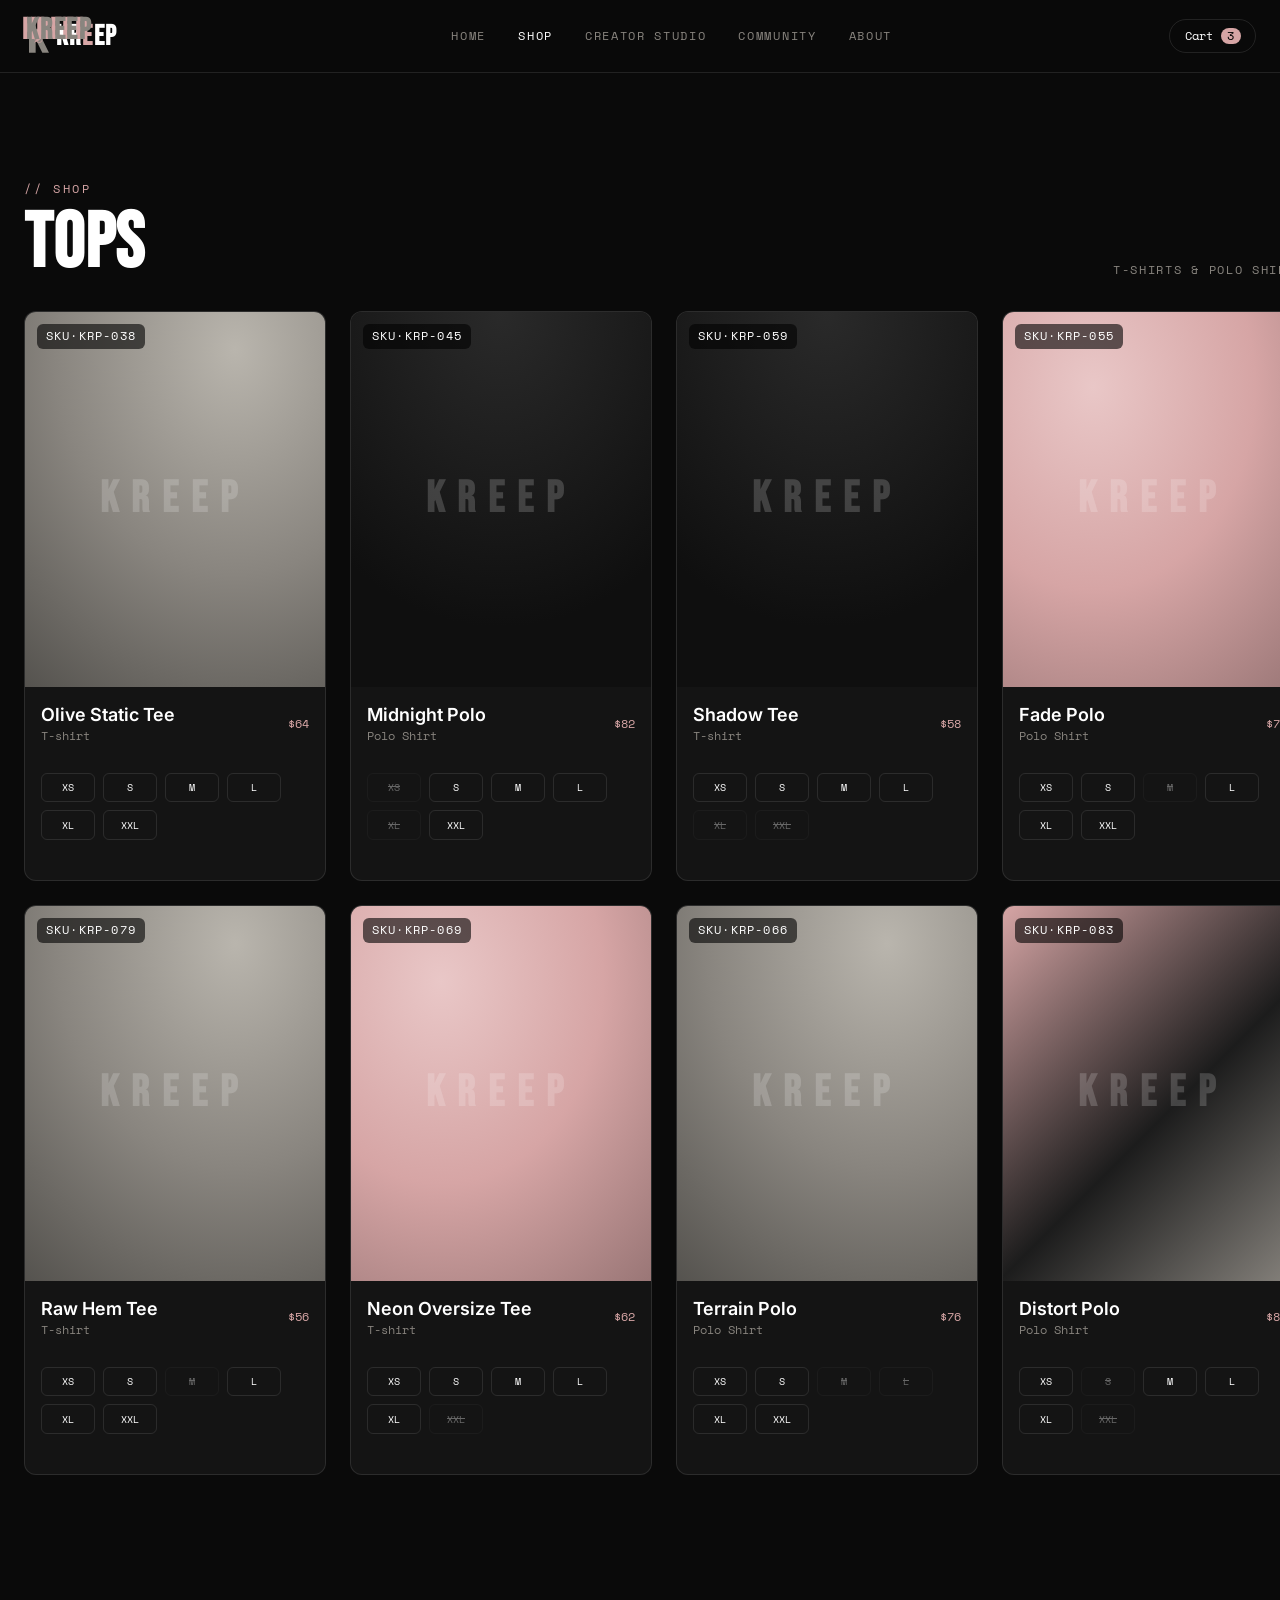
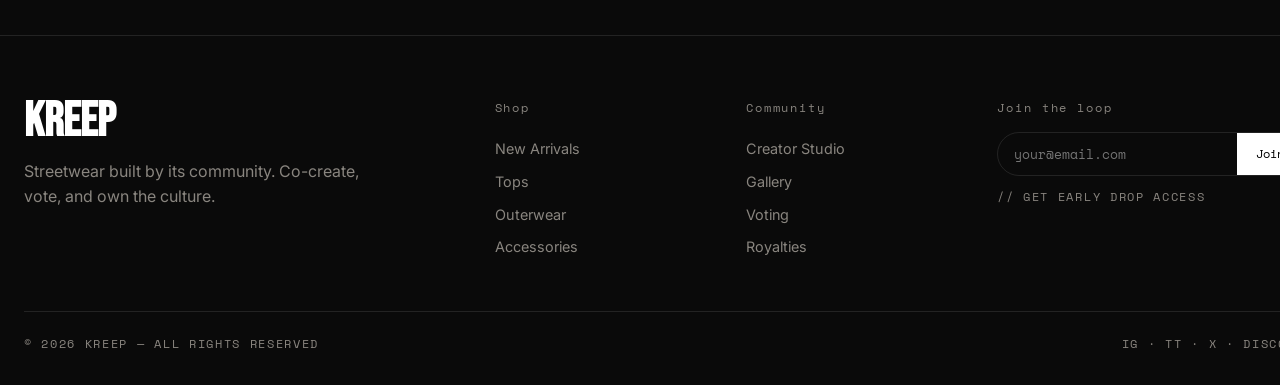
<file: tops.html>
<!DOCTYPE html>
<html lang="en">
<head>
  <meta charset="UTF-8" />
  <meta name="viewport" content="width=device-width, initial-scale=1.0" />
  <title>KREEP — Tops</title>
  <meta name="description" content="KREEP — Shop T-shirts and Polo Shirts from the community." />
  <link rel="preconnect" href="https://fonts.googleapis.com" />
  <link rel="preconnect" href="https://fonts.gstatic.com" crossorigin />
  <link href="https://fonts.googleapis.com/css2?family=Bebas+Neue&family=Inter:wght@400;500;600;700&family=Space+Mono:wght@400;700&display=swap" rel="stylesheet" />
  <link rel="stylesheet" href="css/tokens.css" />
  <link rel="stylesheet" href="css/styles.css" />
  <link rel="stylesheet" href="css/pages.css" />
</head>
<body>

  <!-- Navbar -->
  <header class="nav">
    <div class="wrap">
      <a class="nav-logo glitch" data-text="KREEP" href="index.html">
        <svg class="kreep-logo kreep-logo--nav" viewBox="0 0 180 48" xmlns="http://www.w3.org/2000/svg" aria-label="KREEP">
          <g class="logo-icon" transform="translate(2,4)">
            <path d="M4 0 L4 40 L12 40 L12 24 L20 40 L28 40 L18 20 L28 0 L20 0 L12 16 L12 0 Z" fill="#89857f"/>
            <path d="M10 14 Q18 20 10 28 Q22 24 18 16 Q14 10 10 14Z" fill="#D6A5A5" opacity="0.85"/>
            <ellipse cx="15" cy="20" rx="5" ry="8" fill="none" stroke="#D6A5A5" stroke-width="1.2" opacity="0.6" transform="rotate(-15 15 20)"/>
          </g>
          <text x="38" y="35" font-family="Bebas Neue, Arial Narrow, sans-serif" font-size="34" font-weight="700" letter-spacing="2">
            <tspan fill="#ffffff">KR</tspan><tspan fill="#D6A5A5">E</tspan><tspan fill="#ffffff">EP</tspan>
          </text>
        </svg>
      </a>
      <nav class="nav-links">
        <a href="index.html">Home</a>
        <a href="arrivals.html" class="active">Shop</a>
        <a href="studio.html">Creator Studio</a>
        <a href="product.html">Community</a>
        <a href="index.html#loop">About</a>
      </nav>
      <div class="nav-right">
        <button class="cart-btn">Cart <span class="count">3</span></button>
        <div class="cart-dropdown" id="cartDropdown">
          <div class="cart-dropdown__header">
            <span class="mono">Your Cart (3)</span>
          </div>
          <ul class="cart-dropdown__items">
            <li class="cart-dropdown__item">
              <div class="cart-dropdown__item-info">
                <span class="cart-dropdown__item-name">Glitch Hoodie</span>
                <span class="cart-dropdown__item-price">$128</span>
              </div>
              <div class="cart-dropdown__qty">
                <button class="cart-dropdown__qty-btn" data-action="minus">-</button>
                <span class="cart-dropdown__qty-val">1</span>
                <button class="cart-dropdown__qty-btn" data-action="plus">+</button>
              </div>
            </li>
            <li class="cart-dropdown__item">
              <div class="cart-dropdown__item-info">
                <span class="cart-dropdown__item-name">Static Tee</span>
                <span class="cart-dropdown__item-price">$64</span>
              </div>
              <div class="cart-dropdown__qty">
                <button class="cart-dropdown__qty-btn" data-action="minus">-</button>
                <span class="cart-dropdown__qty-val">1</span>
                <button class="cart-dropdown__qty-btn" data-action="plus">+</button>
              </div>
            </li>
            <li class="cart-dropdown__item">
              <div class="cart-dropdown__item-info">
                <span class="cart-dropdown__item-name">Loop Cargo</span>
                <span class="cart-dropdown__item-price">$142</span>
              </div>
              <div class="cart-dropdown__qty">
                <button class="cart-dropdown__qty-btn" data-action="minus">-</button>
                <span class="cart-dropdown__qty-val">1</span>
                <button class="cart-dropdown__qty-btn" data-action="plus">+</button>
              </div>
            </li>
          </ul>
          <div class="cart-dropdown__footer">
            <div class="cart-dropdown__subtotal">
              <span>Subtotal</span>
              <span class="cart-dropdown__total-val">$334</span>
            </div>
            <button class="btn btn-primary btn-block">Checkout</button>
          </div>
        </div>
        <button class="nav-burger" aria-label="Menu"><span></span><span></span><span></span></button>
      </div>
    </div>
  </header>

  <!-- Tops -->
  <section class="section" id="tops">
    <div class="wrap">
      <div class="section-head">
        <div>
          <p class="mono eyebrow">// Shop</p>
          <h2 class="display-l">Tops</h2>
        </div>
        <span class="mono muted">T-shirts &amp; Polo Shirts</span>
      </div>

      <div class="grid-products">

        <!-- 1 -->
        <article class="product-card">
          <div class="media">
            <div class="ph ph-olive"></div>
            <div class="overlay"><a href="product.html" class="btn btn-pink">Quick Add +</a></div>
          </div>
          <span class="sku">SKU·KRP-038</span>
          <div class="meta"><div><h4>Olive Static Tee</h4><span class="cat">T-shirt</span></div><span class="price">$64</span></div>
          <div class="size-row size-row--card">
            <span class="size">XS</span>
            <span class="size">S</span>
            <span class="size">M</span>
            <span class="size">L</span>
            <span class="size">XL</span>
            <span class="size">XXL</span>
          </div>
        </article>

        <!-- 2 -->
        <article class="product-card">
          <div class="media">
            <div class="ph ph-dark"></div>
            <div class="overlay"><a href="product.html" class="btn btn-pink">Quick Add +</a></div>
          </div>
          <span class="sku">SKU·KRP-045</span>
          <div class="meta"><div><h4>Midnight Polo</h4><span class="cat">Polo Shirt</span></div><span class="price">$82</span></div>
          <div class="size-row size-row--card">
            <span class="size soldout">XS</span>
            <span class="size">S</span>
            <span class="size">M</span>
            <span class="size">L</span>
            <span class="size soldout">XL</span>
            <span class="size">XXL</span>
          </div>
        </article>

        <!-- 3 -->
        <article class="product-card">
          <div class="media">
            <div class="ph ph-dark"></div>
            <div class="overlay"><a href="product.html" class="btn btn-pink">Quick Add +</a></div>
          </div>
          <span class="sku">SKU·KRP-059</span>
          <div class="meta"><div><h4>Shadow Tee</h4><span class="cat">T-shirt</span></div><span class="price">$58</span></div>
          <div class="size-row size-row--card">
            <span class="size">XS</span>
            <span class="size">S</span>
            <span class="size">M</span>
            <span class="size">L</span>
            <span class="size soldout">XL</span>
            <span class="size soldout">XXL</span>
          </div>
        </article>

        <!-- 4 -->
        <article class="product-card">
          <div class="media">
            <div class="ph ph-pink"></div>
            <div class="overlay"><a href="product.html" class="btn btn-pink">Quick Add +</a></div>
          </div>
          <span class="sku">SKU·KRP-055</span>
          <div class="meta"><div><h4>Fade Polo</h4><span class="cat">Polo Shirt</span></div><span class="price">$78</span></div>
          <div class="size-row size-row--card">
            <span class="size">XS</span>
            <span class="size">S</span>
            <span class="size soldout">M</span>
            <span class="size">L</span>
            <span class="size">XL</span>
            <span class="size">XXL</span>
          </div>
        </article>

        <!-- 5 -->
        <article class="product-card">
          <div class="media">
            <div class="ph ph-olive"></div>
            <div class="overlay"><a href="product.html" class="btn btn-pink">Quick Add +</a></div>
          </div>
          <span class="sku">SKU·KRP-079</span>
          <div class="meta"><div><h4>Raw Hem Tee</h4><span class="cat">T-shirt</span></div><span class="price">$56</span></div>
          <div class="size-row size-row--card">
            <span class="size">XS</span>
            <span class="size">S</span>
            <span class="size soldout">M</span>
            <span class="size">L</span>
            <span class="size">XL</span>
            <span class="size">XXL</span>
          </div>
        </article>

        <!-- 6 -->
        <article class="product-card">
          <div class="media">
            <div class="ph ph-pink"></div>
            <div class="overlay"><a href="product.html" class="btn btn-pink">Quick Add +</a></div>
          </div>
          <span class="sku">SKU·KRP-069</span>
          <div class="meta"><div><h4>Neon Oversize Tee</h4><span class="cat">T-shirt</span></div><span class="price">$62</span></div>
          <div class="size-row size-row--card">
            <span class="size">XS</span>
            <span class="size">S</span>
            <span class="size">M</span>
            <span class="size">L</span>
            <span class="size">XL</span>
            <span class="size soldout">XXL</span>
          </div>
        </article>

        <!-- 7 -->
        <article class="product-card">
          <div class="media">
            <div class="ph ph-olive"></div>
            <div class="overlay"><a href="product.html" class="btn btn-pink">Quick Add +</a></div>
          </div>
          <span class="sku">SKU·KRP-066</span>
          <div class="meta"><div><h4>Terrain Polo</h4><span class="cat">Polo Shirt</span></div><span class="price">$76</span></div>
          <div class="size-row size-row--card">
            <span class="size">XS</span>
            <span class="size">S</span>
            <span class="size soldout">M</span>
            <span class="size soldout">L</span>
            <span class="size">XL</span>
            <span class="size">XXL</span>
          </div>
        </article>

        <!-- 8 -->
        <article class="product-card">
          <div class="media">
            <div class="ph ph-mix"></div>
            <div class="overlay"><a href="product.html" class="btn btn-pink">Quick Add +</a></div>
          </div>
          <span class="sku">SKU·KRP-083</span>
          <div class="meta"><div><h4>Distort Polo</h4><span class="cat">Polo Shirt</span></div><span class="price">$80</span></div>
          <div class="size-row size-row--card">
            <span class="size">XS</span>
            <span class="size soldout">S</span>
            <span class="size">M</span>
            <span class="size">L</span>
            <span class="size">XL</span>
            <span class="size soldout">XXL</span>
          </div>
        </article>

      </div>
    </div>
  </section>

  <!-- Footer -->
  <footer class="footer">
    <div class="wrap">
      <div class="grid">
        <div>
          <div class="logo">KREEP</div>
          <p class="muted" style="max-width:34ch">Streetwear built by its community. Co-create, vote, and own the culture.</p>
        </div>
        <div>
          <h5>Shop</h5>
          <div class="links"><a href="arrivals.html">New Arrivals</a><a href="tops.html">Tops</a><a href="outerwear.html">Outerwear</a><a href="accessories.html">Accessories</a></div>
        </div>
        <div>
          <h5>Community</h5>
          <div class="links"><a href="studio.html">Creator Studio</a><a href="product.html">Gallery</a><a href="voting.html">Voting</a><a href="royalties.html">Royalties</a></div>
        </div>
        <div>
          <h5>Join the loop</h5>
          <form class="news" onsubmit="return false">
            <input type="email" placeholder="your@email.com" aria-label="Email" />
            <button type="submit">Join</button>
          </form>
          <p class="mono muted" style="margin-top:.8rem">// Get early drop access</p>
        </div>
      </div>
      <div class="bottom mono">
        <span>&copy; 2026 KREEP — ALL RIGHTS RESERVED</span>
        <span>IG &middot; TT &middot; X &middot; DISCORD</span>
      </div>
    </div>
  </footer>

  <script src="js/main.js"></script>
</body>
</html>
</file>
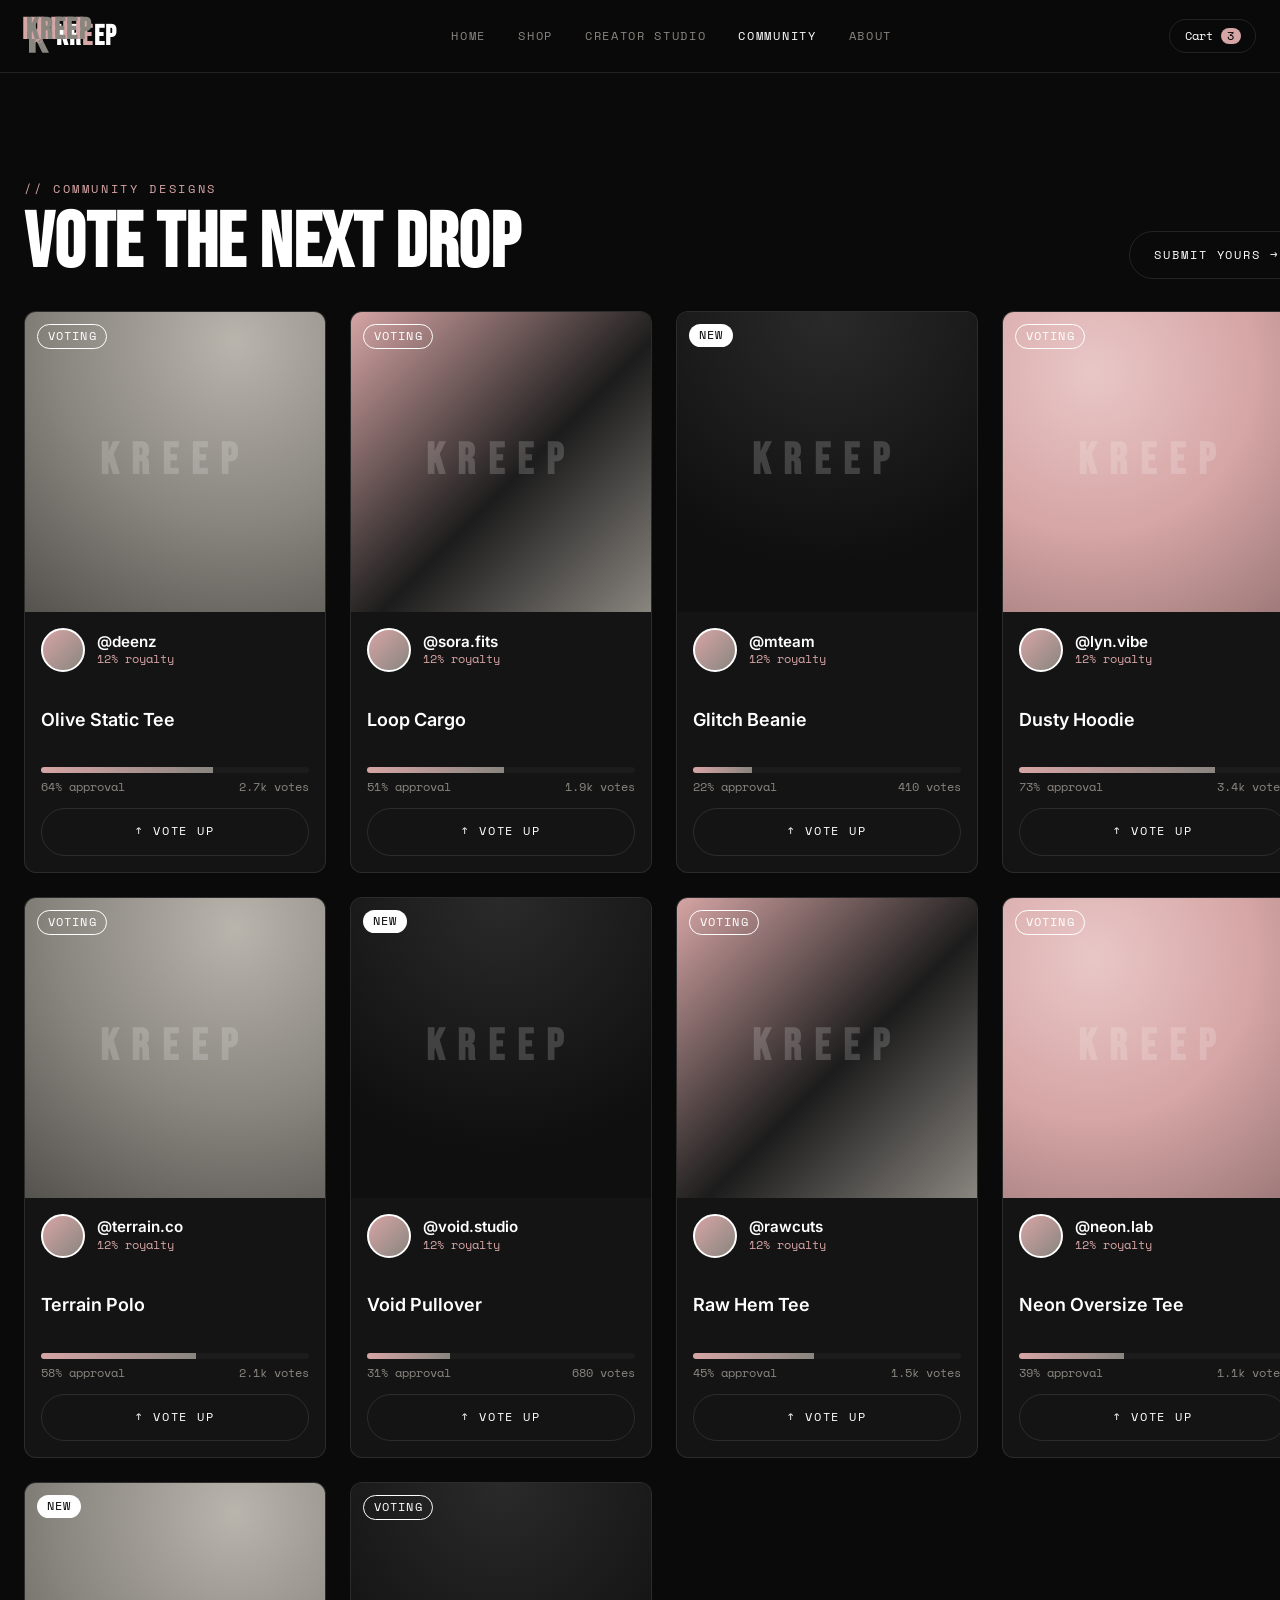
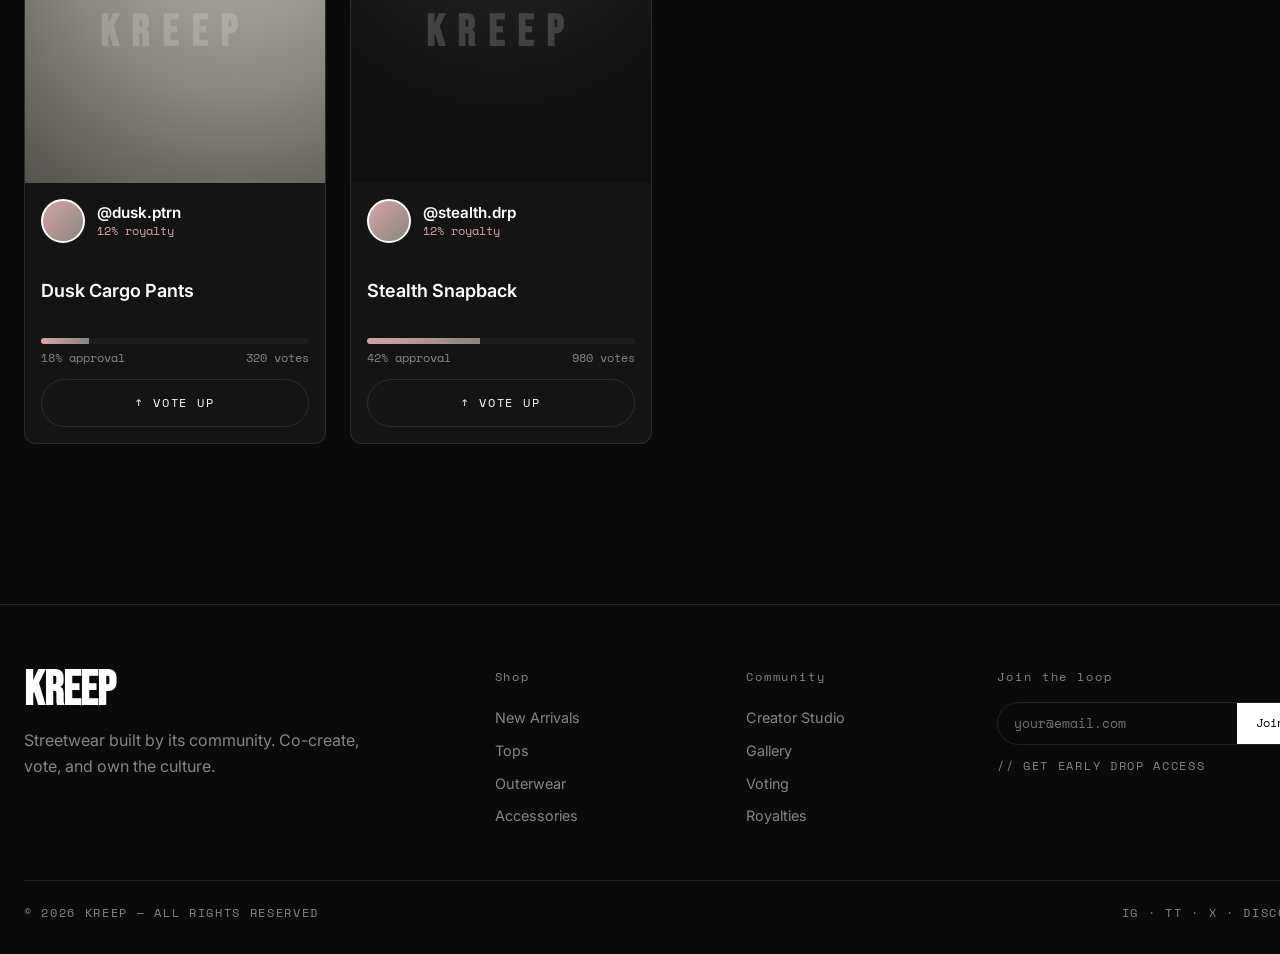
<file: voting.html>
<!DOCTYPE html>
<html lang="en">
<head>
  <meta charset="UTF-8" />
  <meta name="viewport" content="width=device-width, initial-scale=1.0" />
  <title>KREEP — Community Voting</title>
  <meta name="description" content="KREEP — Vote on community designs to decide the next drop." />
  <link rel="preconnect" href="https://fonts.googleapis.com" />
  <link rel="preconnect" href="https://fonts.gstatic.com" crossorigin />
  <link href="https://fonts.googleapis.com/css2?family=Bebas+Neue&family=Inter:wght@400;500;600;700&family=Space+Mono:wght@400;700&display=swap" rel="stylesheet" />
  <link rel="stylesheet" href="css/tokens.css" />
  <link rel="stylesheet" href="css/styles.css" />
  <link rel="stylesheet" href="css/pages.css" />
</head>
<body>

  <!-- Navbar -->
  <header class="nav">
    <div class="wrap">
      <a class="nav-logo glitch" data-text="KREEP" href="index.html">
        <svg class="kreep-logo kreep-logo--nav" viewBox="0 0 180 48" xmlns="http://www.w3.org/2000/svg" aria-label="KREEP">
          <g class="logo-icon" transform="translate(2,4)">
            <path d="M4 0 L4 40 L12 40 L12 24 L20 40 L28 40 L18 20 L28 0 L20 0 L12 16 L12 0 Z" fill="#89857f"/>
            <path d="M10 14 Q18 20 10 28 Q22 24 18 16 Q14 10 10 14Z" fill="#D6A5A5" opacity="0.85"/>
            <ellipse cx="15" cy="20" rx="5" ry="8" fill="none" stroke="#D6A5A5" stroke-width="1.2" opacity="0.6" transform="rotate(-15 15 20)"/>
          </g>
          <text x="38" y="35" font-family="Bebas Neue, Arial Narrow, sans-serif" font-size="34" font-weight="700" letter-spacing="2">
            <tspan fill="#ffffff">KR</tspan><tspan fill="#D6A5A5">E</tspan><tspan fill="#ffffff">EP</tspan>
          </text>
        </svg>
      </a>
      <nav class="nav-links">
        <a href="index.html">Home</a>
        <a href="arrivals.html">Shop</a>
        <a href="studio.html">Creator Studio</a>
        <a href="product.html" class="active">Community</a>
        <a href="index.html#loop">About</a>
      </nav>
      <div class="nav-right">
        <button class="cart-btn">Cart <span class="count">3</span></button>
        <div class="cart-dropdown" id="cartDropdown">
          <div class="cart-dropdown__header">
            <span class="mono">Your Cart (3)</span>
          </div>
          <ul class="cart-dropdown__items">
            <li class="cart-dropdown__item">
              <div class="cart-dropdown__item-info">
                <span class="cart-dropdown__item-name">Glitch Hoodie</span>
                <span class="cart-dropdown__item-price">$128</span>
              </div>
              <div class="cart-dropdown__qty">
                <button class="cart-dropdown__qty-btn" data-action="minus">-</button>
                <span class="cart-dropdown__qty-val">1</span>
                <button class="cart-dropdown__qty-btn" data-action="plus">+</button>
              </div>
            </li>
            <li class="cart-dropdown__item">
              <div class="cart-dropdown__item-info">
                <span class="cart-dropdown__item-name">Static Tee</span>
                <span class="cart-dropdown__item-price">$64</span>
              </div>
              <div class="cart-dropdown__qty">
                <button class="cart-dropdown__qty-btn" data-action="minus">-</button>
                <span class="cart-dropdown__qty-val">1</span>
                <button class="cart-dropdown__qty-btn" data-action="plus">+</button>
              </div>
            </li>
            <li class="cart-dropdown__item">
              <div class="cart-dropdown__item-info">
                <span class="cart-dropdown__item-name">Loop Cargo</span>
                <span class="cart-dropdown__item-price">$142</span>
              </div>
              <div class="cart-dropdown__qty">
                <button class="cart-dropdown__qty-btn" data-action="minus">-</button>
                <span class="cart-dropdown__qty-val">1</span>
                <button class="cart-dropdown__qty-btn" data-action="plus">+</button>
              </div>
            </li>
          </ul>
          <div class="cart-dropdown__footer">
            <div class="cart-dropdown__subtotal">
              <span>Subtotal</span>
              <span class="cart-dropdown__total-val">$334</span>
            </div>
            <button class="btn btn-primary btn-block">Checkout</button>
          </div>
        </div>
        <button class="nav-burger" aria-label="Menu"><span></span><span></span><span></span></button>
      </div>
    </div>
  </header>

  <!-- Community Voting -->
  <section class="section" id="voting">
    <div class="wrap">
      <div class="section-head">
        <div>
          <p class="mono eyebrow">// Community Designs</p>
          <h2 class="display-l">Vote The Next Drop</h2>
        </div>
        <a href="studio.html" class="btn btn-ghost">Submit yours →</a>
      </div>

      <div class="grid-community">

        <!-- 1 - Voting -->
        <article class="community-card">
          <div class="media"><div class="ph ph-olive"></div><span class="status voting">Voting</span></div>
          <div class="body">
            <div class="creator-badge"><div class="avatar"></div><div class="info"><span class="name">@deenz</span><span class="royalty">12% royalty</span></div></div>
            <h4 class="title">Olive Static Tee</h4>
            <div class="vote">
              <div class="vote-bar"><span style="width:64%"></span></div>
              <div class="row"><span>64% approval</span><span>2.7k votes</span></div>
            </div>
            <button class="btn btn-ghost btn-block">↑ Vote Up</button>
          </div>
        </article>

        <!-- 2 - Voting -->
        <article class="community-card">
          <div class="media"><div class="ph ph-mix"></div><span class="status voting">Voting</span></div>
          <div class="body">
            <div class="creator-badge"><div class="avatar"></div><div class="info"><span class="name">@sora.fits</span><span class="royalty">12% royalty</span></div></div>
            <h4 class="title">Loop Cargo</h4>
            <div class="vote">
              <div class="vote-bar"><span style="width:51%"></span></div>
              <div class="row"><span>51% approval</span><span>1.9k votes</span></div>
            </div>
            <button class="btn btn-ghost btn-block">↑ Vote Up</button>
          </div>
        </article>

        <!-- 3 - New -->
        <article class="community-card">
          <div class="media"><div class="ph ph-dark"></div><span class="status new">New</span></div>
          <div class="body">
            <div class="creator-badge"><div class="avatar"></div><div class="info"><span class="name">@mteam</span><span class="royalty">12% royalty</span></div></div>
            <h4 class="title">Glitch Beanie</h4>
            <div class="vote">
              <div class="vote-bar"><span style="width:22%"></span></div>
              <div class="row"><span>22% approval</span><span>410 votes</span></div>
            </div>
            <button class="btn btn-ghost btn-block">↑ Vote Up</button>
          </div>
        </article>

        <!-- 4 - Voting -->
        <article class="community-card">
          <div class="media"><div class="ph ph-pink"></div><span class="status voting">Voting</span></div>
          <div class="body">
            <div class="creator-badge"><div class="avatar"></div><div class="info"><span class="name">@lyn.vibe</span><span class="royalty">12% royalty</span></div></div>
            <h4 class="title">Dusty Hoodie</h4>
            <div class="vote">
              <div class="vote-bar"><span style="width:73%"></span></div>
              <div class="row"><span>73% approval</span><span>3.4k votes</span></div>
            </div>
            <button class="btn btn-ghost btn-block">↑ Vote Up</button>
          </div>
        </article>

        <!-- 5 - Voting -->
        <article class="community-card">
          <div class="media"><div class="ph ph-olive"></div><span class="status voting">Voting</span></div>
          <div class="body">
            <div class="creator-badge"><div class="avatar"></div><div class="info"><span class="name">@terrain.co</span><span class="royalty">12% royalty</span></div></div>
            <h4 class="title">Terrain Polo</h4>
            <div class="vote">
              <div class="vote-bar"><span style="width:58%"></span></div>
              <div class="row"><span>58% approval</span><span>2.1k votes</span></div>
            </div>
            <button class="btn btn-ghost btn-block">↑ Vote Up</button>
          </div>
        </article>

        <!-- 6 - New -->
        <article class="community-card">
          <div class="media"><div class="ph ph-dark"></div><span class="status new">New</span></div>
          <div class="body">
            <div class="creator-badge"><div class="avatar"></div><div class="info"><span class="name">@void.studio</span><span class="royalty">12% royalty</span></div></div>
            <h4 class="title">Void Pullover</h4>
            <div class="vote">
              <div class="vote-bar"><span style="width:31%"></span></div>
              <div class="row"><span>31% approval</span><span>680 votes</span></div>
            </div>
            <button class="btn btn-ghost btn-block">↑ Vote Up</button>
          </div>
        </article>

        <!-- 7 - Voting -->
        <article class="community-card">
          <div class="media"><div class="ph ph-mix"></div><span class="status voting">Voting</span></div>
          <div class="body">
            <div class="creator-badge"><div class="avatar"></div><div class="info"><span class="name">@rawcuts</span><span class="royalty">12% royalty</span></div></div>
            <h4 class="title">Raw Hem Tee</h4>
            <div class="vote">
              <div class="vote-bar"><span style="width:45%"></span></div>
              <div class="row"><span>45% approval</span><span>1.5k votes</span></div>
            </div>
            <button class="btn btn-ghost btn-block">↑ Vote Up</button>
          </div>
        </article>

        <!-- 8 - Voting -->
        <article class="community-card">
          <div class="media"><div class="ph ph-pink"></div><span class="status voting">Voting</span></div>
          <div class="body">
            <div class="creator-badge"><div class="avatar"></div><div class="info"><span class="name">@neon.lab</span><span class="royalty">12% royalty</span></div></div>
            <h4 class="title">Neon Oversize Tee</h4>
            <div class="vote">
              <div class="vote-bar"><span style="width:39%"></span></div>
              <div class="row"><span>39% approval</span><span>1.1k votes</span></div>
            </div>
            <button class="btn btn-ghost btn-block">↑ Vote Up</button>
          </div>
        </article>

        <!-- 9 - New -->
        <article class="community-card">
          <div class="media"><div class="ph ph-olive"></div><span class="status new">New</span></div>
          <div class="body">
            <div class="creator-badge"><div class="avatar"></div><div class="info"><span class="name">@dusk.ptrn</span><span class="royalty">12% royalty</span></div></div>
            <h4 class="title">Dusk Cargo Pants</h4>
            <div class="vote">
              <div class="vote-bar"><span style="width:18%"></span></div>
              <div class="row"><span>18% approval</span><span>320 votes</span></div>
            </div>
            <button class="btn btn-ghost btn-block">↑ Vote Up</button>
          </div>
        </article>

        <!-- 10 - Voting -->
        <article class="community-card">
          <div class="media"><div class="ph ph-dark"></div><span class="status voting">Voting</span></div>
          <div class="body">
            <div class="creator-badge"><div class="avatar"></div><div class="info"><span class="name">@stealth.drp</span><span class="royalty">12% royalty</span></div></div>
            <h4 class="title">Stealth Snapback</h4>
            <div class="vote">
              <div class="vote-bar"><span style="width:42%"></span></div>
              <div class="row"><span>42% approval</span><span>980 votes</span></div>
            </div>
            <button class="btn btn-ghost btn-block">↑ Vote Up</button>
          </div>
        </article>

      </div>
    </div>
  </section>

  <!-- Footer -->
  <footer class="footer">
    <div class="wrap">
      <div class="grid">
        <div>
          <div class="logo">KREEP</div>
          <p class="muted" style="max-width:34ch">Streetwear built by its community. Co-create, vote, and own the culture.</p>
        </div>
        <div>
          <h5>Shop</h5>
          <div class="links"><a href="arrivals.html">New Arrivals</a><a href="tops.html">Tops</a><a href="outerwear.html">Outerwear</a><a href="accessories.html">Accessories</a></div>
        </div>
        <div>
          <h5>Community</h5>
          <div class="links"><a href="studio.html">Creator Studio</a><a href="product.html">Gallery</a><a href="voting.html">Voting</a><a href="royalties.html">Royalties</a></div>
        </div>
        <div>
          <h5>Join the loop</h5>
          <form class="news" onsubmit="return false">
            <input type="email" placeholder="your@email.com" aria-label="Email" />
            <button type="submit">Join</button>
          </form>
          <p class="mono muted" style="margin-top:.8rem">// Get early drop access</p>
        </div>
      </div>
      <div class="bottom mono">
        <span>&copy; 2026 KREEP — ALL RIGHTS RESERVED</span>
        <span>IG &middot; TT &middot; X &middot; DISCORD</span>
      </div>
    </div>
  </footer>

  <script src="js/main.js"></script>
</body>
</html>
</file>
<file: css/tokens.css>
/* ==========================================================================
   KREEP — Design Tokens
   These map 1:1 to Figma Color Styles, Text Styles & spacing variables.
   Use the comment labels as the Style names when rebuilding in Figma.
   ========================================================================== */

:root {
  /* ---- Color Styles ---------------------------------------------------- */
  --c-dusty-pink: #d6a5a5;   /* Brand/Dusty Pink   */
  --c-olive-gray: #89857f;   /* Brand/Warm Gray    */
  --c-black:      #000000;   /* Base/Black         */
  --c-white:      #ffffff;   /* Base/White         */

  /* Derived surface tints (kept inside the palette family) */
  --c-ink-900:    #0a0a0a;
  --c-ink-800:    #141414;
  --c-ink-700:    #1c1c1c;
  --c-line:       rgba(255, 255, 255, 0.10);
  --c-line-dark:  rgba(0, 0, 0, 0.12);
  --c-pink-soft:  rgba(214, 165, 165, 0.14);
  --c-pink-line:  rgba(214, 165, 165, 0.40);
  --c-olive-soft: rgba(137, 133, 127, 0.16);

  /* Status colors (derived from palette, used for community tags) */
  --c-live:    #d6a5a5;
  --c-voting:  #89857f;
  --c-new:     #ffffff;

  /* ---- Typography ------------------------------------------------------ */
  --font-display: "Bebas Neue", "Arial Narrow", sans-serif; /* Display     */
  --font-body:    "Inter", system-ui, -apple-system, sans-serif; /* Body    */
  --font-mono:    "Space Mono", "Courier New", monospace;   /* Label/Tag   */

  /* Text Styles — size / line-height / tracking */
  --t-display-xl: 700 clamp(4rem, 14vw, 11rem)/0.86 var(--font-display);
  --t-display-l:  700 clamp(2.6rem, 6vw, 5rem)/0.9 var(--font-display);
  --t-display-m:  700 clamp(1.8rem, 3.4vw, 2.8rem)/0.95 var(--font-display);
  --t-heading:    600 1.125rem/1.3 var(--font-body);
  --t-body:       400 1rem/1.6 var(--font-body);
  --t-body-sm:    400 0.875rem/1.55 var(--font-body);
  --t-label:      400 0.75rem/1.4 var(--font-mono);

  /* ---- Spacing scale (8pt-ish) ---------------------------------------- */
  --s-1: 0.25rem;
  --s-2: 0.5rem;
  --s-3: 0.75rem;
  --s-4: 1rem;
  --s-5: 1.5rem;
  --s-6: 2rem;
  --s-7: 3rem;
  --s-8: 4rem;
  --s-9: 6rem;

  /* ---- Radius & elevation --------------------------------------------- */
  --r-sm: 6px;
  --r-md: 12px;
  --r-lg: 20px;
  --r-pill: 999px;

  --shadow-card: 0 18px 40px -20px rgba(0, 0, 0, 0.6);
  --shadow-float: 0 30px 60px -25px rgba(0, 0, 0, 0.7);

  /* ---- Layout ---------------------------------------------------------- */
  --maxw: 1280px;
  --nav-h: 72px;
}
</file>
<file: css/styles.css>
/* ==========================================================================
   KREEP — Global + Component styles
   Components flagged with /* @component */ map to Figma components.
   ========================================================================== */

*,
*::before,
*::after { box-sizing: border-box; }

html { scroll-behavior: smooth; }

body {
  margin: 0;
  background: var(--c-ink-900);
  color: var(--c-white);
  font: var(--t-body);
  -webkit-font-smoothing: antialiased;
  text-rendering: optimizeLegibility;
  overflow-x: hidden;
}

a { color: inherit; text-decoration: none; }
img { display: block; max-width: 100%; }
button { font-family: inherit; cursor: pointer; border: none; background: none; color: inherit; }
ul { list-style: none; margin: 0; padding: 0; }

.wrap { width: 100%; max-width: var(--maxw); margin-inline: auto; padding-inline: var(--s-5); }

.mono { font: var(--t-label); letter-spacing: 0.14em; text-transform: uppercase; }
.muted { color: var(--c-olive-gray); }

.display-xl { font: var(--t-display-xl); letter-spacing: 0.01em; text-transform: uppercase; margin: 0; }
.display-l  { font: var(--t-display-l);  letter-spacing: 0.01em; text-transform: uppercase; margin: 0; }
.display-m  { font: var(--t-display-m);  letter-spacing: 0.02em; text-transform: uppercase; margin: 0; }

.section { padding-block: var(--s-9); }
.section-head { display: flex; align-items: flex-end; justify-content: space-between; gap: var(--s-5); margin-bottom: var(--s-6); flex-wrap: wrap; }
.eyebrow { color: var(--c-dusty-pink); letter-spacing: 0.22em; }

/* ---- Buttons ------------------------------------------------------------ */
.btn {
  display: inline-flex; align-items: center; gap: var(--s-2);
  padding: 0.9rem 1.5rem;
  font: var(--t-label); letter-spacing: 0.16em; text-transform: uppercase;
  border-radius: var(--r-pill);
  transition: transform 0.18s ease, background 0.18s ease, color 0.18s ease;
  border: 1px solid transparent;
}
.btn:hover { transform: translateY(-2px); }
.btn-primary { background: var(--c-white); color: var(--c-black); }
.btn-primary:hover { background: var(--c-dusty-pink); }
.btn-ghost { border-color: var(--c-line); color: var(--c-white); }
.btn-ghost:hover { border-color: var(--c-dusty-pink); color: var(--c-dusty-pink); }
.btn-pink { background: var(--c-dusty-pink); color: var(--c-black); }
.btn-block { width: 100%; justify-content: center; }

/* ==========================================================================
   @component  Navbar
   ========================================================================== */
.nav {
  position: sticky; top: 0; z-index: 50;
  height: var(--nav-h);
  display: flex; align-items: center;
  background: rgba(10, 10, 10, 0.72);
  backdrop-filter: blur(14px);
  border-bottom: 1px solid var(--c-line);
}
.nav .wrap { display: flex; align-items: center; justify-content: space-between; gap: var(--s-5); }
.nav-logo { font: var(--t-display-m); font-size: 1.9rem; letter-spacing: 0.06em; display: inline-flex; align-items: center; }
.nav-logo .k-glitch { color: var(--c-dusty-pink); }

/* SVG Logo */
.kreep-logo { display: block; }
.kreep-logo--nav { height: 40px; width: auto; }
.kreep-logo--hero { height: 72px; width: auto; }
.hero-logo-wrap { margin-bottom: var(--s-5); }

.nav-links { display: flex; gap: var(--s-6); }
.nav-links a { font: var(--t-label); letter-spacing: 0.14em; text-transform: uppercase; color: var(--c-olive-gray); transition: color 0.15s; }
.nav-links a:hover, .nav-links a.active { color: var(--c-white); }
.nav-right { display: flex; align-items: center; gap: var(--s-4); position: relative; }
.cart-btn { display: inline-flex; align-items: center; gap: var(--s-2); padding: 0.5rem 0.9rem; border: 1px solid var(--c-line); border-radius: var(--r-pill); font: var(--t-label); }
.cart-btn .count { background: var(--c-dusty-pink); color: var(--c-black); border-radius: var(--r-pill); padding: 0 0.4rem; }
.nav-burger { display: none; flex-direction: column; gap: 5px; }
.nav-burger span { width: 22px; height: 2px; background: var(--c-white); }

/* ==========================================================================
   @component  Cart Dropdown
   ========================================================================== */
.cart-dropdown {
  display: none;
  position: absolute;
  top: calc(100% + 12px);
  right: 0;
  width: 320px;
  background: var(--c-ink-800);
  border: 1px solid var(--c-line);
  border-radius: var(--r-md);
  box-shadow: var(--shadow-float);
  z-index: 100;
  overflow: hidden;
}
.cart-dropdown.open { display: block; }
.cart-dropdown__header {
  padding: var(--s-4);
  border-bottom: 1px solid var(--c-line);
}
.cart-dropdown__items {
  list-style: none;
  margin: 0;
  padding: 0;
  max-height: 280px;
  overflow-y: auto;
}
.cart-dropdown__item {
  padding: var(--s-3) var(--s-4);
  border-bottom: 1px solid var(--c-line);
  display: flex;
  justify-content: space-between;
  align-items: center;
  gap: var(--s-3);
}
.cart-dropdown__item:last-child { border-bottom: none; }
.cart-dropdown__item-info { display: flex; flex-direction: column; gap: 2px; }
.cart-dropdown__item-name { font: var(--t-heading); font-size: 0.9rem; }
.cart-dropdown__item-price { font: var(--t-label); color: var(--c-dusty-pink); }
.cart-dropdown__qty { display: flex; align-items: center; gap: var(--s-2); }
.cart-dropdown__qty-btn {
  width: 26px; height: 26px;
  border: 1px solid var(--c-line);
  border-radius: var(--r-sm);
  display: grid; place-items: center;
  font-size: 0.9rem;
  color: var(--c-white);
  background: var(--c-ink-700);
  transition: border-color 0.15s;
}
.cart-dropdown__qty-btn:hover { border-color: var(--c-dusty-pink); }
.cart-dropdown__qty-val { font: var(--t-label); min-width: 18px; text-align: center; }
.cart-dropdown__footer {
  padding: var(--s-4);
  border-top: 1px solid var(--c-line);
  background: var(--c-ink-700);
}
.cart-dropdown__subtotal {
  display: flex;
  justify-content: space-between;
  align-items: center;
  margin-bottom: var(--s-3);
  font: var(--t-heading);
}
.cart-dropdown__total-val { color: var(--c-dusty-pink); font-size: 1.1rem; }

/* ==========================================================================
   @component  ProductCard
   ========================================================================== */
.product-card {
  position: relative;
  background: var(--c-ink-800);
  border: 1px solid var(--c-line);
  border-radius: var(--r-md);
  overflow: hidden;
  transition: border-color 0.2s, transform 0.2s;
}
.product-card:hover { border-color: var(--c-pink-line); transform: translateY(-4px); }
.product-card .media { position: relative; aspect-ratio: 4 / 5; overflow: hidden; }
.product-card .media .ph { width: 100%; height: 100%; }
.product-card .sku { position: absolute; top: var(--s-3); left: var(--s-3); background: rgba(0,0,0,0.6); padding: 0.25rem 0.55rem; border-radius: var(--r-sm); font: var(--t-label); letter-spacing: 0.1em; }
.product-card .overlay {
  position: absolute; inset: 0;
  display: flex; align-items: flex-end; justify-content: center;
  padding: var(--s-4);
  background: linear-gradient(to top, rgba(0,0,0,0.85), transparent 60%);
  opacity: 0; transition: opacity 0.22s ease;
}
.product-card:hover .overlay { opacity: 1; }
.product-card .overlay .btn { transform: translateY(8px); transition: transform 0.22s ease; }
.product-card:hover .overlay .btn { transform: translateY(0); }
.product-card .meta { padding: var(--s-4); display: flex; justify-content: space-between; align-items: center; gap: var(--s-3); }
.product-card .meta h4 { margin: 0; font: var(--t-heading); }
.product-card .meta .price { font: var(--t-label); color: var(--c-dusty-pink); }
.product-card .meta .cat { font: var(--t-label); color: var(--c-olive-gray); display: block; margin-top: 2px; }

/* ==========================================================================
   @component  CreatorBadge
   ========================================================================== */
.creator-badge { display: inline-flex; align-items: center; gap: var(--s-3); }
.creator-badge .avatar { width: 40px; height: 40px; border-radius: var(--r-pill); background: linear-gradient(135deg, var(--c-dusty-pink), var(--c-olive-gray)); flex-shrink: 0; border: 2px solid var(--c-white); }
.creator-badge .info { display: flex; flex-direction: column; }
.creator-badge .name { font: var(--t-heading); font-size: 0.95rem; }
.creator-badge .royalty { font: var(--t-label); color: var(--c-dusty-pink); }

/* ==========================================================================
   @component  DesignChip
   ========================================================================== */
.design-chip {
  display: inline-flex; align-items: center; gap: var(--s-2);
  padding: 0.5rem 0.75rem;
  border: 1px solid var(--c-line);
  border-radius: var(--r-sm);
  font: var(--t-label); letter-spacing: 0.08em;
  background: var(--c-ink-700);
  transition: border-color 0.15s, background 0.15s, color 0.15s;
}
.design-chip:hover { border-color: var(--c-pink-line); }
.design-chip.active { background: var(--c-white); color: var(--c-black); border-color: var(--c-white); }
.design-chip .swatch { width: 14px; height: 14px; border-radius: 3px; border: 1px solid var(--c-line-dark); }

/* ==========================================================================
   @component  CommunityCard
   ========================================================================== */
.community-card {
  background: var(--c-ink-800);
  border: 1px solid var(--c-line);
  border-radius: var(--r-md);
  overflow: hidden;
  display: flex; flex-direction: column;
}
.community-card .media { aspect-ratio: 1/1; position: relative; }
.community-card .media .ph { width: 100%; height: 100%; }
.community-card .status { position: absolute; top: var(--s-3); left: var(--s-3); padding: 0.2rem 0.6rem; border-radius: var(--r-pill); font: var(--t-label); letter-spacing: 0.1em; text-transform: uppercase; }
.status.live   { background: var(--c-dusty-pink); color: var(--c-black); }
.status.voting { background: transparent; color: var(--c-white); border: 1px solid var(--c-white); }
.status.new    { background: var(--c-white); color: var(--c-black); }
.community-card .body { padding: var(--s-4); display: flex; flex-direction: column; gap: var(--s-3); }
.community-card .title { font: var(--t-heading); }
.vote { display: flex; flex-direction: column; gap: 6px; }
.vote-bar { height: 6px; border-radius: var(--r-pill); background: var(--c-ink-700); overflow: hidden; }
.vote-bar > span { display: block; height: 100%; background: linear-gradient(90deg, var(--c-dusty-pink), var(--c-olive-gray)); }
.vote .row { display: flex; justify-content: space-between; font: var(--t-label); color: var(--c-olive-gray); }

/* ---- Placeholder visuals (stand in for product photography) ------------- */
.ph { background-size: cover; background-position: center; position: relative; }
.ph-pink  { background: radial-gradient(120% 120% at 30% 20%, #e9c7c7, #d6a5a5 45%, #8a6a6a 100%); }
.ph-olive { background: radial-gradient(120% 120% at 70% 10%, #b9b5ad, #89857f 50%, #4f4d49 100%); }
.ph-dark  { background: radial-gradient(120% 120% at 50% 0%, #2a2a2a, #0f0f0f 70%); }
.ph-mix   { background: linear-gradient(135deg, #d6a5a5 0%, #1c1c1c 55%, #89857f 100%); }
.ph::after { content: "KREEP"; position: absolute; inset: 0; display: grid; place-items: center; font: var(--t-display-m); color: rgba(255,255,255,0.18); letter-spacing: 0.3em; }

/* ==========================================================================
   Footer
   ========================================================================== */
.footer { border-top: 1px solid var(--c-line); padding-block: var(--s-8) var(--s-6); margin-top: var(--s-8); }
.footer .grid { display: grid; grid-template-columns: 2fr 1fr 1fr 1.4fr; gap: var(--s-6); }
.footer h5 { font: var(--t-label); color: var(--c-olive-gray); letter-spacing: 0.16em; margin: 0 0 var(--s-4); }
.footer .logo { font: var(--t-display-l); font-size: 3rem; }
.footer .links a { display: block; padding: 0.3rem 0; color: var(--c-olive-gray); font-size: 0.9rem; }
.footer .links a:hover { color: var(--c-white); }
.footer .news { display: flex; border: 1px solid var(--c-line); border-radius: var(--r-pill); overflow: hidden; }
.footer .news input { flex: 1; background: transparent; border: none; color: var(--c-white); padding: 0.7rem 1rem; outline: none; font-family: var(--font-mono); font-size: 0.8rem; }
.footer .news button { background: var(--c-white); color: var(--c-black); padding-inline: 1.2rem; font: var(--t-label); }
.footer .bottom { display: flex; justify-content: space-between; gap: var(--s-4); margin-top: var(--s-7); padding-top: var(--s-5); border-top: 1px solid var(--c-line); flex-wrap: wrap; color: var(--c-olive-gray); }

/* ==========================================================================
   Glitch signature element
   ========================================================================== */
.glitch { position: relative; display: inline-block; color: var(--c-white); }
.glitch::before, .glitch::after {
  content: attr(data-text);
  position: absolute; left: 0; top: 0;
  width: 100%; overflow: hidden;
  clip-path: inset(0 0 0 0);
}
.glitch::before { color: var(--c-dusty-pink); transform: translate(-2px, 0); animation: glitch-1 2.2s infinite linear alternate-reverse; }
.glitch::after  { color: var(--c-olive-gray); transform: translate(2px, 0);  animation: glitch-2 2.6s infinite linear alternate-reverse; }
.glitch.active::before { animation-duration: 0.35s; }
.glitch.active::after  { animation-duration: 0.42s; }

@keyframes glitch-1 {
  0%   { clip-path: inset(0 0 82% 0); transform: translate(-2px, -1px); }
  20%  { clip-path: inset(30% 0 40% 0); transform: translate(3px, 1px); }
  40%  { clip-path: inset(60% 0 8% 0); transform: translate(-3px, 0); }
  60%  { clip-path: inset(10% 0 70% 0); transform: translate(2px, -1px); }
  80%  { clip-path: inset(48% 0 22% 0); transform: translate(-1px, 1px); }
  100% { clip-path: inset(70% 0 12% 0); transform: translate(2px, 0); }
}
@keyframes glitch-2 {
  0%   { clip-path: inset(72% 0 8% 0); transform: translate(2px, 1px); }
  20%  { clip-path: inset(12% 0 62% 0); transform: translate(-3px, 0); }
  40%  { clip-path: inset(40% 0 30% 0); transform: translate(3px, -1px); }
  60%  { clip-path: inset(80% 0 4% 0); transform: translate(-2px, 1px); }
  80%  { clip-path: inset(24% 0 52% 0); transform: translate(1px, 0); }
  100% { clip-path: inset(4% 0 86% 0); transform: translate(-2px, -1px); }
}

/* ==========================================================================
   Ticker
   ========================================================================== */
.ticker { border-block: 1px solid var(--c-line); background: var(--c-dusty-pink); color: var(--c-black); overflow: hidden; white-space: nowrap; }
.ticker .track { display: inline-flex; gap: var(--s-6); padding-block: 0.7rem; animation: ticker 22s linear infinite; }
.ticker .track span { font: var(--t-display-m); font-size: 1.4rem; letter-spacing: 0.08em; display: inline-flex; align-items: center; gap: var(--s-6); }
.ticker .track span::after { content: "✕"; font-size: 0.9rem; }
@keyframes ticker { from { transform: translateX(0); } to { transform: translateX(-50%); } }

@media (prefers-reduced-motion: reduce) {
  .ticker .track, .glitch::before, .glitch::after { animation: none !important; }
}

/* ==========================================================================
   Responsive
   ========================================================================== */
@media (max-width: 880px) {
  .nav-links { display: none; }
  .nav-burger { display: flex; }
  .footer .grid { grid-template-columns: 1fr 1fr; }
}
</file>
<file: css/pages.css>
/* ==========================================================================
   KREEP — Page-specific layouts (Home, Studio, Product)
   ========================================================================== */

/* ---------------------------- HOME : Hero -------------------------------- */
.hero { padding-top: var(--s-7); position: relative; overflow: hidden; }
.hero::before {
  content: ""; position: absolute; top: -10%; right: -5%;
  width: 50vw; height: 50vw; max-width: 700px; max-height: 700px;
  background: radial-gradient(circle, var(--c-pink-soft), transparent 65%);
  pointer-events: none;
}

/* Animated gradient hero background */
.hero--gradient { background: linear-gradient(135deg, var(--c-ink-900) 0%, #1a0f0f 25%, var(--c-ink-900) 50%, #0f1210 75%, var(--c-ink-900) 100%); background-size: 400% 400%; animation: heroGradient 12s ease infinite; }
@keyframes heroGradient {
  0%   { background-position: 0% 50%; }
  50%  { background-position: 100% 50%; }
  100% { background-position: 0% 50%; }
}
@media (prefers-reduced-motion: reduce) {
  .hero--gradient { animation: none; background-size: 100% 100%; }
}
.hero-grid { display: grid; grid-template-columns: 1.05fr 0.95fr; gap: var(--s-7); align-items: center; }
.hero-copy .eyebrow { margin-bottom: var(--s-4); }
.hero-sub { max-width: 42ch; color: #cfcdc9; margin: var(--s-5) 0; font-size: 1.05rem; }
.hero-cta { display: flex; gap: var(--s-3); flex-wrap: wrap; }
.hero-note { margin-top: var(--s-6); }
.hero-glitch { color: var(--c-dusty-pink); }

.hero-visual { position: relative; min-height: 520px; }
.float-card { position: absolute; width: 240px; box-shadow: var(--shadow-float); }
.float-card.f1 { top: 0; left: 6%; z-index: 3; animation: float 6s ease-in-out infinite; }
.float-card.f2 { top: 28%; right: 2%; z-index: 2; width: 220px; animation: float 7s ease-in-out infinite 0.6s; }
.float-card.f3 { bottom: 0; left: 22%; z-index: 1; width: 210px; animation: float 8s ease-in-out infinite 1.2s; }
@keyframes float { 0%,100% { transform: translateY(0); } 50% { transform: translateY(-14px); } }

/* ---------------------------- HOME : Stats ------------------------------- */
.stats { border-block: 1px solid var(--c-line); }
.stats-grid { display: grid; grid-template-columns: repeat(4, 1fr); }
.stat { padding: var(--s-7) var(--s-4); display: flex; flex-direction: column; gap: var(--s-2); text-align: center; border-left: 1px solid var(--c-line); }
.stat:first-child { border-left: none; }
.stat .num { font: var(--t-display-l); font-size: clamp(2.4rem, 4vw, 3.6rem); color: var(--c-white); line-height: 1; }

/* ---------------------------- HOME : Grids ------------------------------- */
.grid-products { display: grid; grid-template-columns: repeat(4, 1fr); gap: var(--s-5); }

/* Size chips in product cards (New Arrivals) */
.size-row--card { display: flex; gap: var(--s-2); padding: 0 var(--s-4) var(--s-4); flex-wrap: wrap; }
.size-row--card .size { min-width: 36px; padding: 0.4rem 0.5rem; font-size: 0.65rem; cursor: default; }

/* ---------------------------- HOME : Loop -------------------------------- */
.loop { background: linear-gradient(180deg, var(--c-ink-900), var(--c-ink-800)); border-block: 1px solid var(--c-line); }
.loop-grid { display: grid; grid-template-columns: 1fr 1fr; gap: var(--s-7); align-items: center; }
.loop-sub { color: #cfcdc9; max-width: 44ch; margin: var(--s-5) 0; }
.loop-steps { display: flex; flex-direction: column; gap: var(--s-4); margin: 0 0 var(--s-6); }
.loop-steps li { display: flex; align-items: center; gap: var(--s-4); padding-bottom: var(--s-4); border-bottom: 1px solid var(--c-line); }
.loop-steps .mono { color: var(--c-dusty-pink); font-size: 1.1rem; }

.studio-mini { background: var(--c-ink-700); border: 1px solid var(--c-line); border-radius: var(--r-lg); overflow: hidden; box-shadow: var(--shadow-card); }
.mini-bar { display: flex; gap: 8px; padding: var(--s-4); border-bottom: 1px solid var(--c-line); }
.mini-bar span { width: 12px; height: 12px; border-radius: 50%; background: var(--c-olive-gray); }
.mini-bar span:first-child { background: var(--c-dusty-pink); }
.mini-body { display: grid; grid-template-columns: 120px 1fr; gap: var(--s-4); padding: var(--s-4); }
.mini-left { display: flex; flex-direction: column; gap: var(--s-2); }
.mini-stage { position: relative; border-radius: var(--r-md); overflow: hidden; aspect-ratio: 4/3; display: grid; place-items: center; }
.mini-stage .ph { position: absolute; inset: 0; }
.mini-stage .ph::after { content: ""; }
.stage-text { position: relative; font: var(--t-display-l); font-size: 2.4rem; color: var(--c-white); }

/* ==========================================================================
   STUDIO — Multi-step wizard
   ========================================================================== */
.studio { padding: var(--s-5) 0; }
.studio-head { display: flex; justify-content: space-between; align-items: center; margin-bottom: var(--s-5); flex-wrap: wrap; gap: var(--s-4); }
.studio-head h1 { font: var(--t-display-m); }

/* Step Indicator */
.step-indicator { display: flex; align-items: center; justify-content: center; gap: 0; margin-bottom: var(--s-6); padding: var(--s-4) 0; }
.step-indicator__step { display: flex; align-items: center; gap: var(--s-2); padding: var(--s-3) var(--s-4); border-radius: var(--r-pill); border: 1px solid var(--c-line); background: var(--c-ink-800); transition: all .2s ease; }
.step-indicator__step.active { border-color: var(--c-dusty-pink); background: var(--c-pink-soft); }
.step-indicator__step.completed { border-color: var(--c-dusty-pink); background: transparent; }
.step-indicator__num { width: 28px; height: 28px; border-radius: 50%; background: var(--c-ink-700); display: grid; place-items: center; font: var(--t-label); color: var(--c-olive-gray); font-size: .8rem; transition: all .2s ease; }
.step-indicator__step.active .step-indicator__num { background: var(--c-dusty-pink); color: var(--c-black); }
.step-indicator__step.completed .step-indicator__num { background: var(--c-dusty-pink); color: var(--c-black); }
.step-indicator__label { font: var(--t-label); color: var(--c-olive-gray); text-transform: uppercase; letter-spacing: .1em; font-size: .75rem; }
.step-indicator__step.active .step-indicator__label { color: var(--c-white); }
.step-indicator__step.completed .step-indicator__label { color: var(--c-dusty-pink); }
.step-indicator__line { width: 40px; height: 1px; background: var(--c-line); margin: 0 var(--s-2); }
.step-indicator__step.completed ~ .step-indicator__line { background: var(--c-dusty-pink); }

/* Wizard Steps */
.wizard-step { display: none; animation: fadeIn .3s ease; }
.wizard-step--active { display: block; }
@keyframes fadeIn { from { opacity: 0; transform: translateY(8px); } to { opacity: 1; transform: translateY(0); } }
.wizard-step__title { font: var(--t-display-m); font-size: 1.8rem; margin: 0 0 var(--s-3); }
.wizard-step__desc { color: #cfcdc9; max-width: 56ch; margin-bottom: var(--s-6); }
.wizard-nav { display: flex; justify-content: space-between; align-items: center; margin-top: var(--s-6); padding-top: var(--s-5); border-top: 1px solid var(--c-line); }

/* Garment Cards (Step 1) */
.garment-cards { display: grid; grid-template-columns: repeat(3, 1fr); gap: var(--s-5); }
.garment-card { display: flex; flex-direction: column; align-items: center; text-align: center; padding: var(--s-5); border: 2px solid var(--c-line); border-radius: var(--r-lg); background: var(--c-ink-800); cursor: pointer; transition: border-color .2s, background .2s, transform .15s; }
.garment-card:hover { border-color: var(--c-olive-gray); transform: translateY(-2px); }
.garment-card.selected { border-color: var(--c-dusty-pink); background: var(--c-pink-soft); }
.garment-card__visual { position: relative; width: 100%; aspect-ratio: 3/4; border-radius: var(--r-md); overflow: hidden; margin-bottom: var(--s-4); }
.garment-card__visual .ph { position: absolute; inset: 0; }
.garment-card__visual .ph::after { content: ""; }
.garment-card__icon { position: absolute; top: 50%; left: 50%; transform: translate(-50%, -50%); font-size: 3rem; color: rgba(255,255,255,0.3); }
.garment-card__name { font: var(--t-display-m); font-size: 1.4rem; margin: 0 0 var(--s-2); }
.garment-card__desc { color: #cfcdc9; font-size: .85rem; line-height: 1.5; margin: 0 0 var(--s-3); }
.garment-card__price { color: var(--c-dusty-pink); font-size: .9rem; }

/* Studio Layout (Step 2) - 2 column */
.studio-layout { display: grid; grid-template-columns: 1fr 320px; gap: var(--s-5); align-items: start; }
.panel { background: var(--c-ink-800); border: 1px solid var(--c-line); border-radius: var(--r-md); padding: var(--s-5); }
.panel h3 { font: var(--t-label); color: var(--c-olive-gray); letter-spacing: 0.16em; margin: 0 0 var(--s-3); text-transform: uppercase; }
.panel + .panel, .panel .group + .group { margin-top: var(--s-5); }
.group { padding-top: var(--s-5); border-top: 1px solid var(--c-line); }
.group:first-child { padding-top: 0; border-top: none; }
.chip-row { display: flex; flex-wrap: wrap; gap: var(--s-2); }
.layers { display: flex; flex-direction: column; gap: var(--s-2); }
.layer { display: flex; justify-content: space-between; align-items: center; padding: .6rem .7rem; border: 1px solid var(--c-line); border-radius: var(--r-sm); font-size: .85rem; background: var(--c-ink-700); }
.layer.active { border-color: var(--c-pink-line); background: var(--c-pink-soft); }
.layer .mono { color: var(--c-olive-gray); }

/* Center canvas */
.canvas { background: var(--c-ink-800); border: 1px solid var(--c-line); border-radius: var(--r-md); overflow: hidden; }
.toolbar { display: flex; align-items: center; gap: var(--s-2); padding: var(--s-3) var(--s-4); border-bottom: 1px solid var(--c-line); flex-wrap: wrap; }
.tool { width: 38px; height: 38px; border-radius: var(--r-sm); border: 1px solid var(--c-line); display: grid; place-items: center; font-size: 1rem; transition: border-color .15s, background .15s; }
.tool:hover, .tool.active { border-color: var(--c-dusty-pink); background: var(--c-pink-soft); }
.toolbar .spacer { flex: 1; }
.stage { position: relative; aspect-ratio: 1/1; max-height: 560px; margin: var(--s-5); border-radius: var(--r-md); overflow: hidden; display: grid; place-items: center; }
.stage .ph { position: absolute; inset: 0; }
.stage .ph::after { content: ""; }
.stage .draggable { position: relative; font: var(--t-display-l); font-size: clamp(2.5rem, 6vw, 4.5rem); color: var(--c-white); cursor: grab; user-select: none; padding: .2rem .5rem; border: 1px dashed transparent; }
.stage .draggable:active { cursor: grabbing; }
.stage .draggable.selected { border-color: var(--c-dusty-pink); }
.angles { display: flex; gap: var(--s-3); padding: 0 var(--s-5) var(--s-5); }
.angle { flex: 1; aspect-ratio: 1/1; border-radius: var(--r-sm); border: 1px solid var(--c-line); overflow: hidden; opacity: .55; transition: opacity .15s, border-color .15s; }
.angle .ph::after { content: ""; }
.angle:hover, .angle.active { opacity: 1; border-color: var(--c-dusty-pink); }

/* Right editor */
.field { margin-bottom: var(--s-4); }
.field label { display: block; font: var(--t-label); color: var(--c-olive-gray); margin-bottom: var(--s-2); text-transform: uppercase; letter-spacing: .12em; }
.field input[type=text], .field select, .field textarea {
  width: 100%; background: var(--c-ink-700); border: 1px solid var(--c-line); color: var(--c-white);
  padding: .7rem .8rem; border-radius: var(--r-sm); font-family: var(--font-body); font-size: .95rem; outline: none;
}
.field input:focus, .field select:focus, .field textarea:focus { border-color: var(--c-dusty-pink); }
.range-row { display: flex; align-items: center; gap: var(--s-3); }
.range-row input[type=range] { flex: 1; accent-color: var(--c-dusty-pink); }
.range-row .val { font: var(--t-label); color: var(--c-dusty-pink); min-width: 48px; text-align: right; }
.font-grid { display: grid; grid-template-columns: 1fr 1fr 1fr; gap: var(--s-2); }
.font-opt { padding: .6rem; border: 1px solid var(--c-line); border-radius: var(--r-sm); text-align: center; font-size: .85rem; }
.font-opt.active { border-color: var(--c-dusty-pink); background: var(--c-pink-soft); }
.font-opt small { display: block; font: var(--t-label); color: var(--c-olive-gray); margin-top: 2px; }

.price-summary { background: var(--c-ink-700); border-radius: var(--r-md); padding: var(--s-4); margin: var(--s-5) 0; }
.price-summary .line { display: flex; justify-content: space-between; padding: .35rem 0; font-size: .9rem; }
.price-summary .line.total { border-top: 1px solid var(--c-line); margin-top: var(--s-2); padding-top: var(--s-3); font: var(--t-display-m); font-size: 1.6rem; }
.royalty-notice { display: flex; gap: var(--s-3); padding: var(--s-4); border: 1px dashed var(--c-pink-line); border-radius: var(--r-md); background: var(--c-pink-soft); font-size: .85rem; color: #e8d5d5; margin-bottom: var(--s-5); }
.royalty-notice strong { color: var(--c-dusty-pink); }
.studio-actions { display: flex; flex-direction: column; gap: var(--s-3); }

/* Logo Upload Drop Zone */
.logo-upload__zone { border: 2px dashed var(--c-line); border-radius: var(--r-md); padding: var(--s-5); text-align: center; cursor: pointer; transition: border-color .2s, background .2s; position: relative; }
.logo-upload__zone:hover, .logo-upload__zone.dragover { border-color: var(--c-dusty-pink); background: var(--c-pink-soft); }
.logo-upload__icon { font-size: 2rem; color: var(--c-olive-gray); display: block; margin-bottom: var(--s-2); }
.logo-upload__text { color: #cfcdc9; margin: 0 0 var(--s-2); font-size: .9rem; }
.logo-upload__hint { color: var(--c-olive-gray); font-size: .75rem; margin: 0; }
.logo-upload__input { position: absolute; inset: 0; width: 100%; height: 100%; opacity: 0; cursor: pointer; }
.logo-upload__preview { display: flex; align-items: center; gap: var(--s-3); padding: var(--s-3); border: 1px solid var(--c-line); border-radius: var(--r-md); background: var(--c-ink-700); }
.logo-upload__preview img { width: 48px; height: 48px; object-fit: contain; border-radius: var(--r-sm); background: var(--c-ink-900); }

/* Draggable Logo on Stage */
.stage .draggable-logo { position: absolute; cursor: grab; user-select: none; border: 1px dashed transparent; padding: 4px; max-width: 120px; max-height: 120px; z-index: 2; }
.stage .draggable-logo:active { cursor: grabbing; }
.stage .draggable-logo.selected { border-color: var(--c-dusty-pink); }
.stage .draggable-logo img { width: 100%; height: 100%; object-fit: contain; pointer-events: none; }

/* Preview Layout (Step 3) */
.preview-layout { display: grid; grid-template-columns: 1fr 1fr; gap: var(--s-6); align-items: start; }
.preview-card { background: var(--c-ink-800); border: 1px solid var(--c-line); border-radius: var(--r-lg); overflow: hidden; }
.preview-card__visual { position: relative; aspect-ratio: 3/4; display: grid; place-items: center; }
.preview-card__visual .ph { position: absolute; inset: 0; }
.preview-card__visual .ph::after { content: ""; }
.preview-card__text { position: relative; font: var(--t-display-l); font-size: clamp(2rem, 5vw, 3.5rem); color: var(--c-white); }
.preview-card__info { display: flex; justify-content: space-between; align-items: center; padding: var(--s-4); border-top: 1px solid var(--c-line); }
.preview-card__badge { font: var(--t-label); color: var(--c-dusty-pink); padding: .3rem .7rem; border-radius: var(--r-pill); border: 1px solid var(--c-pink-line); background: var(--c-pink-soft); font-size: .7rem; text-transform: uppercase; letter-spacing: .1em; }
.preview-summary { display: flex; flex-direction: column; gap: var(--s-5); }

/* ==========================================================================
   PRODUCT — detail + community gallery
   ========================================================================== */
.pdp { padding-top: var(--s-6); }
.pdp-grid { display: grid; grid-template-columns: 1.1fr 0.9fr; gap: var(--s-7); align-items: start; }
.gallery .main { aspect-ratio: 4/5; border-radius: var(--r-md); overflow: hidden; border: 1px solid var(--c-line); }
.gallery .thumbs { display: grid; grid-template-columns: repeat(4, 1fr); gap: var(--s-3); margin-top: var(--s-3); }
.gallery .thumb { aspect-ratio: 1/1; border-radius: var(--r-sm); overflow: hidden; border: 1px solid var(--c-line); cursor: pointer; opacity: .6; transition: opacity .15s, border-color .15s; }
.gallery .thumb .ph::after { content: ""; }
.gallery .thumb:hover, .gallery .thumb.active { opacity: 1; border-color: var(--c-dusty-pink); }

.pdp-info .crumb { color: var(--c-olive-gray); margin-bottom: var(--s-4); }
.pdp-info h1 { font: var(--t-display-l); margin: 0 0 var(--s-3); }
.pdp-price { font: var(--t-display-m); font-size: 1.8rem; color: var(--c-dusty-pink); margin-bottom: var(--s-5); }
.pdp-creator { display: flex; justify-content: space-between; align-items: center; padding: var(--s-4); border: 1px solid var(--c-line); border-radius: var(--r-md); margin-bottom: var(--s-5); }
.royalty-badge { display: inline-flex; align-items: center; gap: var(--s-2); padding: .3rem .7rem; border-radius: var(--r-pill); background: var(--c-pink-soft); border: 1px solid var(--c-pink-line); font: var(--t-label); color: var(--c-dusty-pink); }
.pdp-desc { color: #cfcdc9; line-height: 1.7; margin-bottom: var(--s-5); }
.size-row { display: flex; gap: var(--s-2); margin: var(--s-3) 0 var(--s-5); flex-wrap: wrap; }
.size { min-width: 52px; padding: .7rem; text-align: center; border: 1px solid var(--c-line); border-radius: var(--r-sm); font: var(--t-label); transition: .15s; }
.size:hover { border-color: var(--c-dusty-pink); }
.size.active { background: var(--c-white); color: var(--c-black); border-color: var(--c-white); }
.size.soldout { opacity: .35; text-decoration: line-through; pointer-events: none; }
.pdp-buy { display: flex; gap: var(--s-3); }
.specs { margin-top: var(--s-6); border-top: 1px solid var(--c-line); padding-top: var(--s-5); }
.specs .row { display: flex; justify-content: space-between; padding: .5rem 0; font: var(--t-label); border-bottom: 1px solid var(--c-line); }
.specs .row span:first-child { color: var(--c-olive-gray); }

.grid-community { display: grid; grid-template-columns: repeat(4, 1fr); gap: var(--s-5); }

/* ==========================================================================
   Responsive
   ========================================================================== */
@media (max-width: 1040px) {
  .studio-layout { grid-template-columns: 1fr; }
  .garment-cards { grid-template-columns: repeat(2, 1fr); }
  .preview-layout { grid-template-columns: 1fr; }
  .grid-products, .grid-community { grid-template-columns: repeat(2, 1fr); }
}
@media (max-width: 880px) {
  .hero-grid, .loop-grid, .pdp-grid { grid-template-columns: 1fr; }
  .hero-visual { min-height: 420px; }
  .stats-grid { grid-template-columns: repeat(2, 1fr); }
  .stat:nth-child(3) { border-left: none; }
  .step-indicator__label { display: none; }
}
@media (max-width: 560px) {
  .grid-products, .grid-community, .font-grid { grid-template-columns: 1fr; }
  .garment-cards { grid-template-columns: 1fr; }
}
</file>
